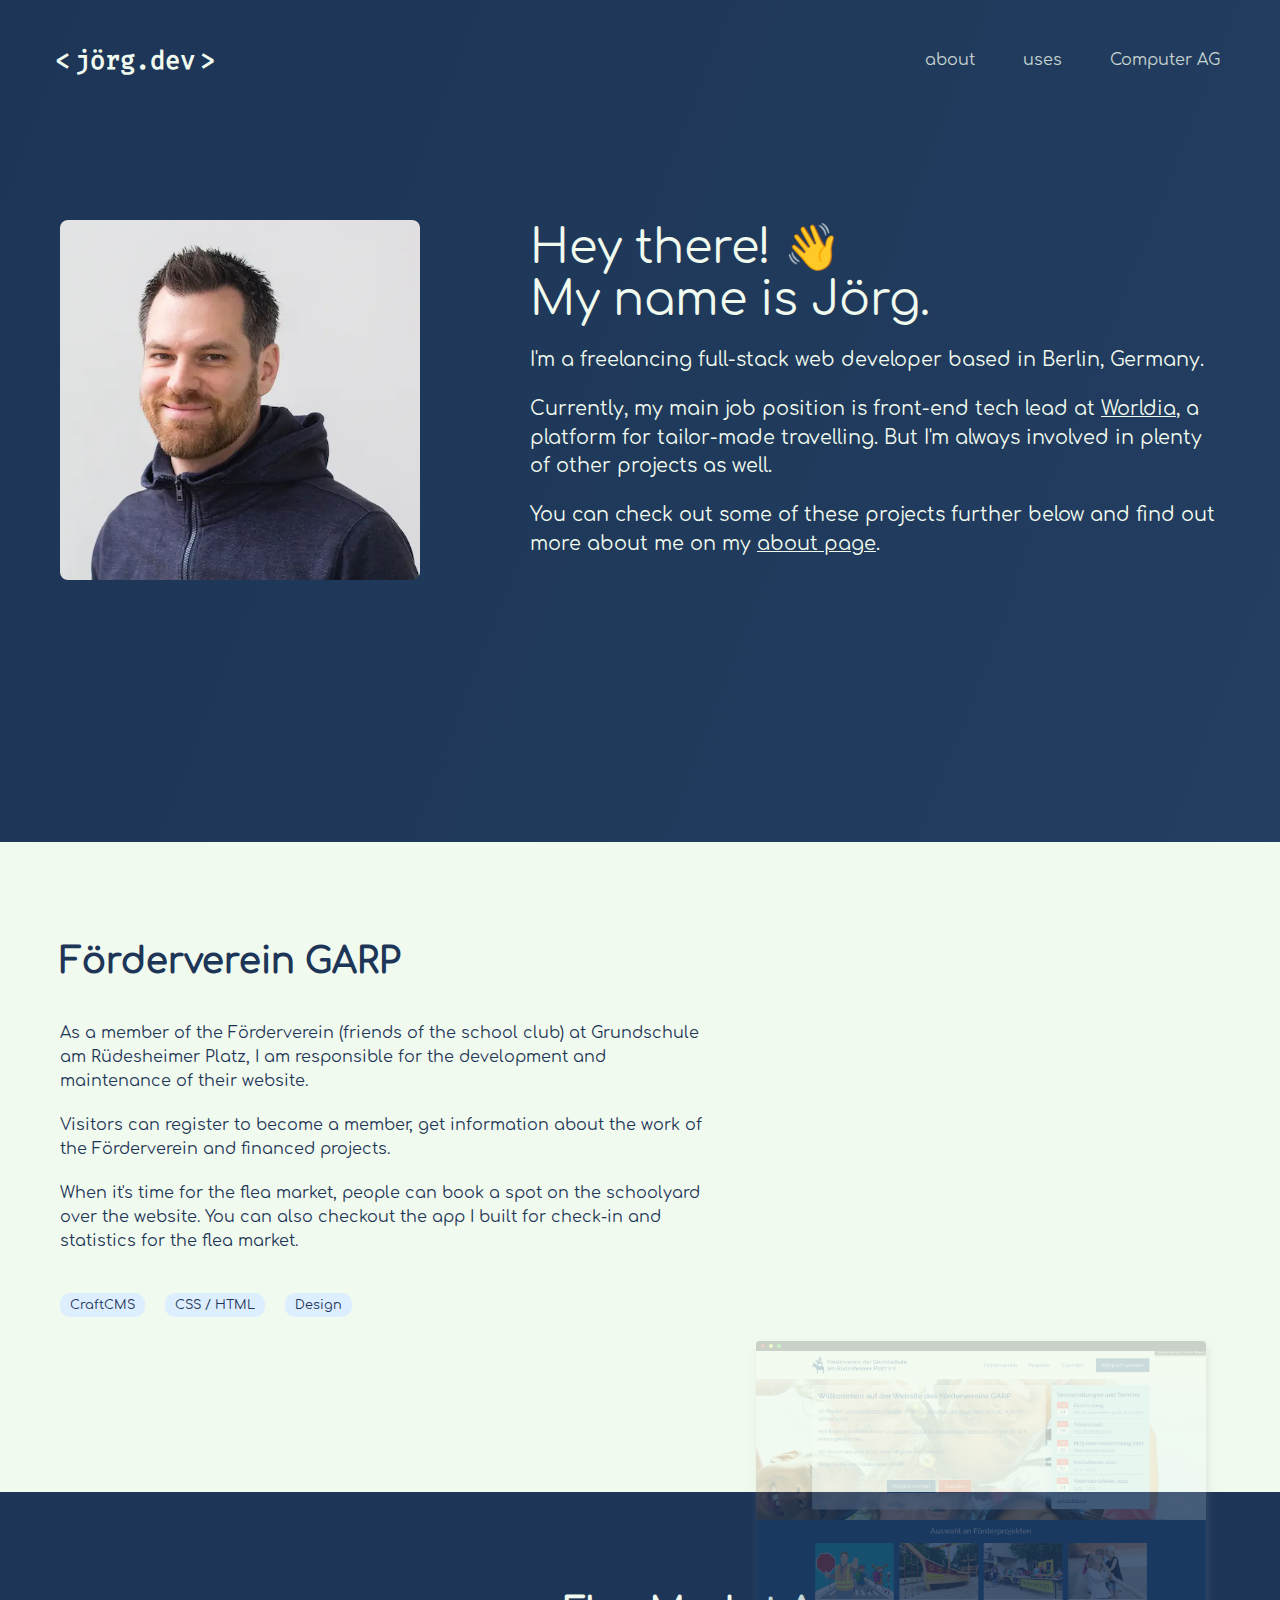
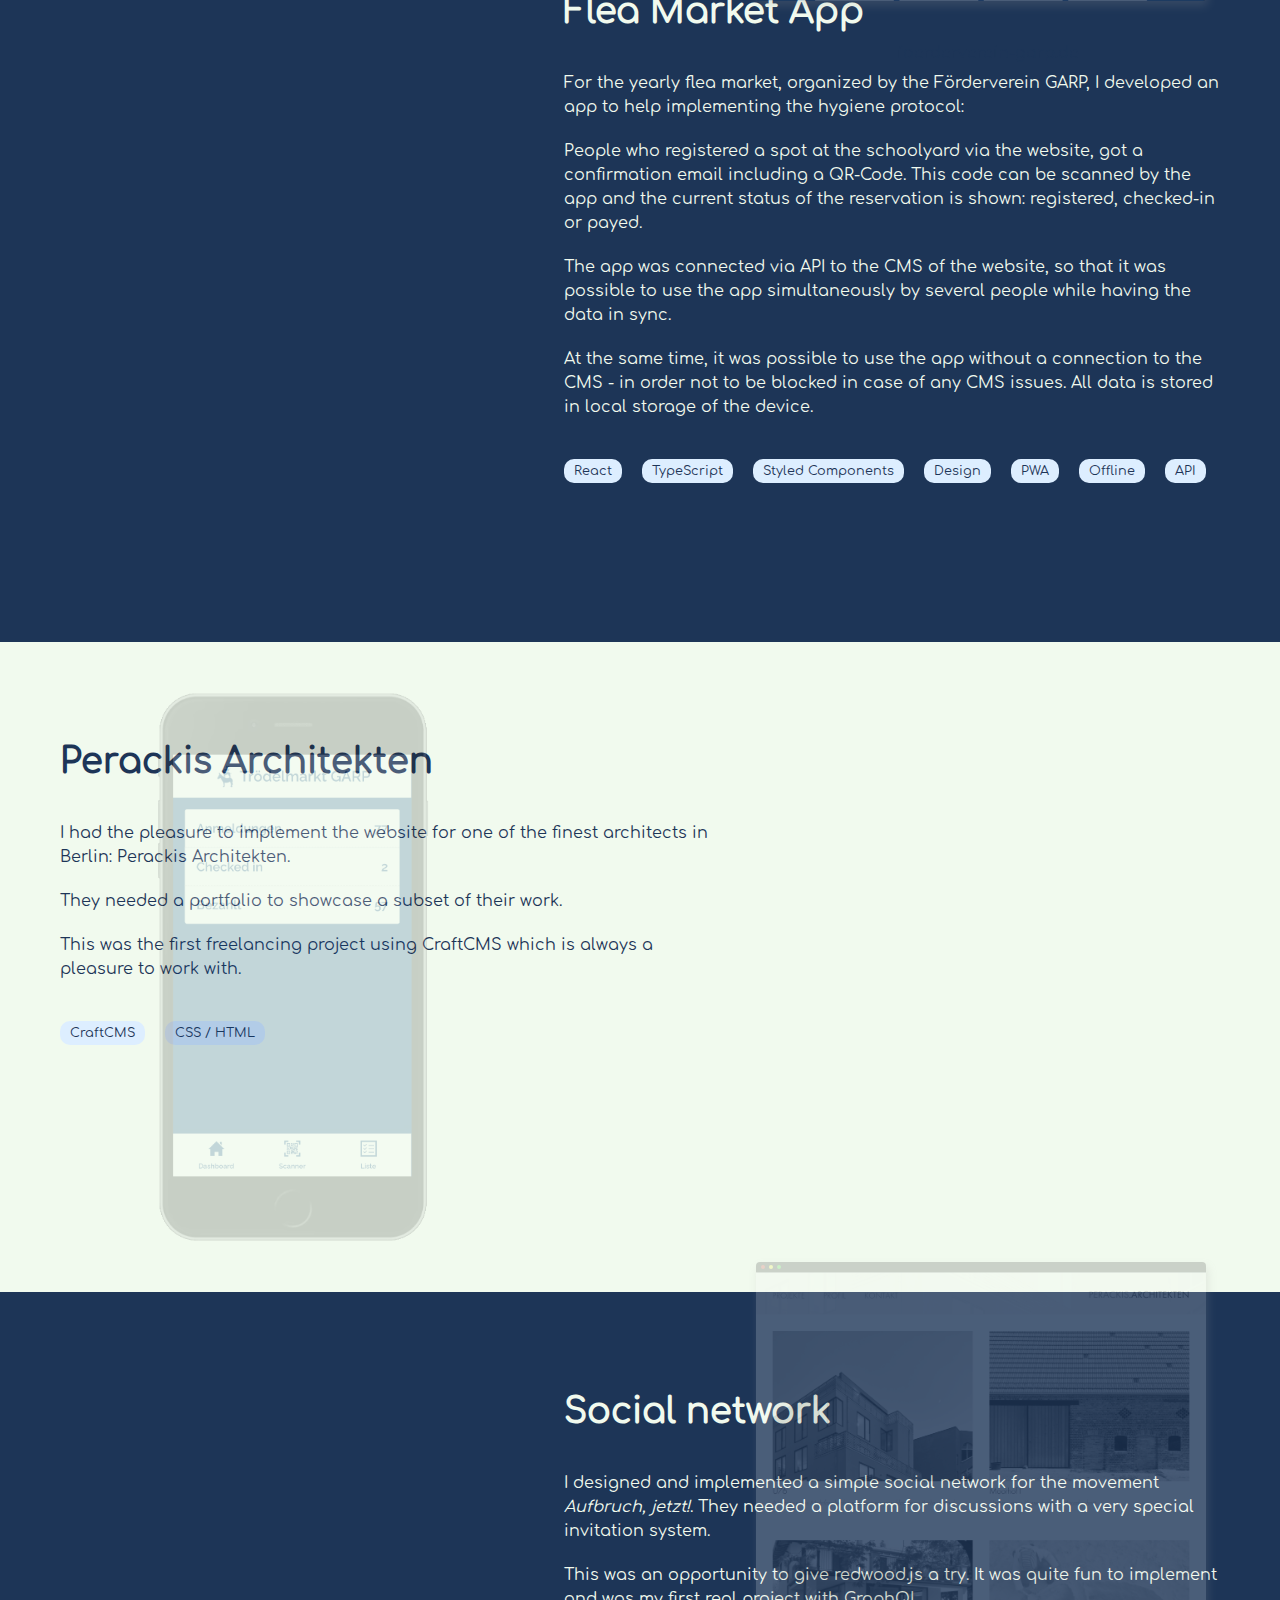
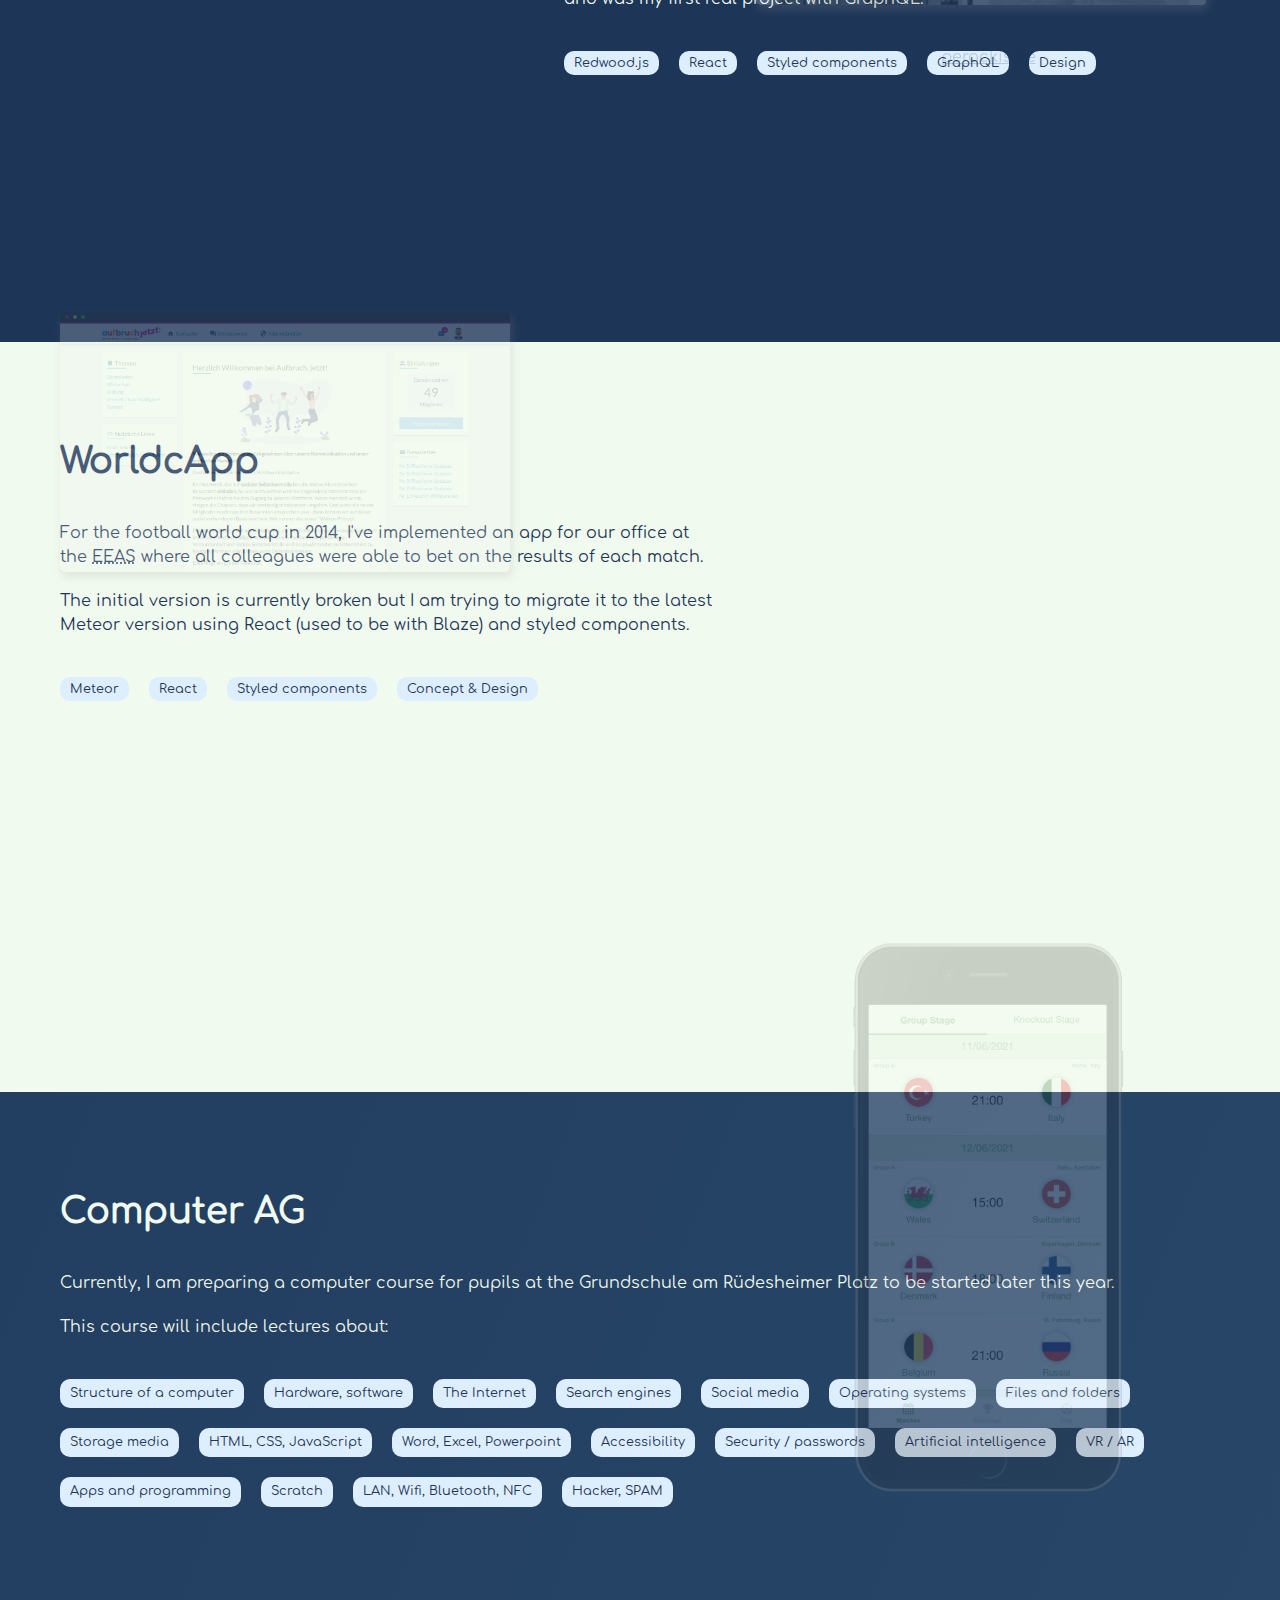
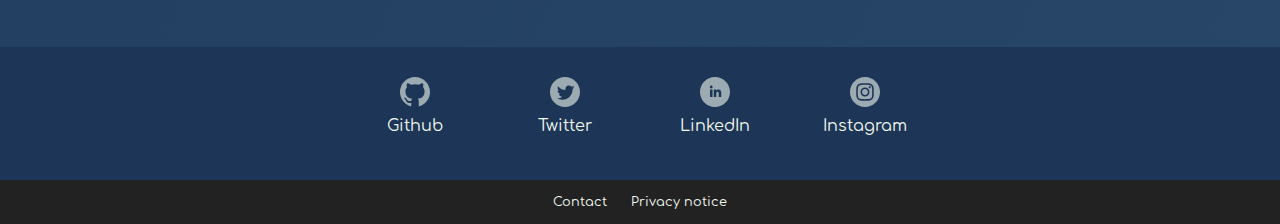
<file: index.html>
<!DOCTYPE html><html lang="en"><head><title>Jörg.dev</title><meta charSet="utf-8"/><meta name="description" content="Freelancing web developer based in Berlin"/><meta name="viewport" content="width=device-width, initial-scale=1.0, minimum-scale=1.0"/><meta http-equiv="X-UA-Compatible" content="ie=edge"/><link rel="icon" href="/images/jorg-192.webp"/><link rel="apple-touch-icon" href="/images/jorg.webp"/><meta name="theme-color" content="#1d3557"/><style data-href="/styles.b46d25d0432ff77bdacd.css" data-identity="gatsby-global-css">@font-face{font-display:swap;font-family:Comfortaa;font-style:normal;font-weight:400;src:url(/static/comfortaa-cyrillic-ext-400-normal-c4ebc934c2d9438257e52c7c7e593a43.woff2) format("woff2"),url(/static/comfortaa-all-400-normal-2e320d8ffe7bf8178e902ba4662d54f7.woff) format("woff");unicode-range:U+0460-052f,U+1c80-1c88,U+20b4,U+2de0-2dff,U+a640-a69f,U+fe2e-fe2f}@font-face{font-display:swap;font-family:Comfortaa;font-style:normal;font-weight:400;src:url(/static/comfortaa-cyrillic-400-normal-dd7cad3aff3ff0e6469b74e98578cbb1.woff2) format("woff2"),url(/static/comfortaa-all-400-normal-2e320d8ffe7bf8178e902ba4662d54f7.woff) format("woff");unicode-range:U+0400-045f,U+0490-0491,U+04b0-04b1,U+2116}@font-face{font-display:swap;font-family:Comfortaa;font-style:normal;font-weight:400;src:url([data-uri]) format("woff2"),url(/static/comfortaa-all-400-normal-2e320d8ffe7bf8178e902ba4662d54f7.woff) format("woff");unicode-range:U+0370-03ff}@font-face{font-display:swap;font-family:Comfortaa;font-style:normal;font-weight:400;src:url([data-uri]) format("woff2"),url(/static/comfortaa-all-400-normal-2e320d8ffe7bf8178e902ba4662d54f7.woff) format("woff");unicode-range:U+0102-0103,U+0110-0111,U+0128-0129,U+0168-0169,U+01a0-01a1,U+01af-01b0,U+1ea0-1ef9,U+20ab}@font-face{font-display:swap;font-family:Comfortaa;font-style:normal;font-weight:400;src:url(/static/comfortaa-latin-ext-400-normal-6d31af9484d641232bd5bfefb834431d.woff2) format("woff2"),url(/static/comfortaa-all-400-normal-2e320d8ffe7bf8178e902ba4662d54f7.woff) format("woff");unicode-range:U+0100-024f,U+0259,U+1e??,U+2020,U+20a0-20ab,U+20ad-20cf,U+2113,U+2c60-2c7f,U+a720-a7ff}@font-face{font-display:swap;font-family:Comfortaa;font-style:normal;font-weight:400;src:url(/static/comfortaa-latin-400-normal-10d0757ad3de00eea8ebc91ef2b1c189.woff2) format("woff2"),url(/static/comfortaa-all-400-normal-2e320d8ffe7bf8178e902ba4662d54f7.woff) format("woff");unicode-range:U+00??,U+0131,U+0152-0153,U+02bb-02bc,U+02c6,U+02da,U+02dc,U+2000-206f,U+2074,U+20ac,U+2122,U+2191,U+2193,U+2212,U+2215,U+feff,U+fffd}@font-face{font-display:swap;font-family:Fira Code;font-style:normal;font-weight:400;src:url(/static/fira-code-cyrillic-ext-400-normal-539ecfcb436d641b720744e6c03eb5c5.woff2) format("woff2"),url(/static/fira-code-all-400-normal-8cf6b181e3c4ff70578ca065ccd229be.woff) format("woff");unicode-range:U+0460-052f,U+1c80-1c88,U+20b4,U+2de0-2dff,U+a640-a69f,U+fe2e-fe2f}@font-face{font-display:swap;font-family:Fira Code;font-style:normal;font-weight:400;src:url([data-uri]) format("woff2"),url(/static/fira-code-all-400-normal-8cf6b181e3c4ff70578ca065ccd229be.woff) format("woff");unicode-range:U+0400-045f,U+0490-0491,U+04b0-04b1,U+2116}@font-face{font-display:swap;font-family:Fira Code;font-style:normal;font-weight:400;src:url([data-uri]) format("woff2"),url(/static/fira-code-all-400-normal-8cf6b181e3c4ff70578ca065ccd229be.woff) format("woff");unicode-range:U+1f??}@font-face{font-display:swap;font-family:Fira Code;font-style:normal;font-weight:400;src:url([data-uri]) format("woff2"),url(/static/fira-code-all-400-normal-8cf6b181e3c4ff70578ca065ccd229be.woff) format("woff");unicode-range:U+0370-03ff}@font-face{font-display:swap;font-family:Fira Code;font-style:normal;font-weight:400;src:url([data-uri]) format("woff2"),url(/static/fira-code-all-400-normal-8cf6b181e3c4ff70578ca065ccd229be.woff) format("woff");unicode-range:U+0100-024f,U+0259,U+1e??,U+2020,U+20a0-20ab,U+20ad-20cf,U+2113,U+2c60-2c7f,U+a720-a7ff}@font-face{font-display:swap;font-family:Fira Code;font-style:normal;font-weight:400;src:url(/static/fira-code-latin-400-normal-535d9e43257ac4980ccc46d8daec0104.woff2) format("woff2"),url(/static/fira-code-all-400-normal-8cf6b181e3c4ff70578ca065ccd229be.woff) format("woff");unicode-range:U+00??,U+0131,U+0152-0153,U+02bb-02bc,U+02c6,U+02da,U+02dc,U+2000-206f,U+2074,U+20ac,U+2122,U+2191,U+2193,U+2212,U+2215,U+feff,U+fffd}</style><meta name="generator" content="Gatsby 3.8.1"/><style data-styled="" data-styled-version="5.3.0">:root{--color-background:#1d3557;--color-text:#f1faee;--color-secondary:#a8dadc;--color-ternary:#457b9d;--color-highlight:#e63946;--max-width:1200px;}/*!sc*/
*{font-family:'Comfortaa',Helvetica,Verdana,sans-serif;}/*!sc*/
body{background-color:var(--color-background);background:linear-gradient(111deg,var(--color-background),var(--color-ternary));background-size:400% 400%;-webkit-animation:backgroundAnimation 20s ease infinite;-webkit-animation:backgroundAnimation 20s ease infinite;animation:backgroundAnimation 20s ease infinite;color:var(--color-text);min-height:100vh;margin:0;padding:0;}/*!sc*/
h2{font-size:2.2rem;margin:0 0 40px;}/*!sc*/
p{line-height:1.5;margin:0 0 20px;}/*!sc*/
a{color:var(--color-text);}/*!sc*/
a:hover,a:focus{-webkit-text-decoration:none;text-decoration:none;}/*!sc*/
button,.btn{background-color:var(--color-highlight);border:0;border-radius:10px;color:var(--color-text);cursor:pointer;display:inline-block;font-size:1rem;opacity:.9;padding:15px;-webkit-text-decoration:none;text-decoration:none;text-align:center;-webkit-transition:.25s;transition:.25s;}/*!sc*/
button:disabled,.btn:disabled{background-color:#6c757d;cursor:not-allowed;}/*!sc*/
button:hover,.btn:hover,button:focus,.btn:focus{opacity:1;}/*!sc*/
@-webkit-keyframes backgroundAnimation{0%{background-position:0% 67%;}50%{background-position:100% 34%;}100%{background-position:0% 67%;}}/*!sc*/
@-webkit-keyframes backgroundAnimation{0%{background-position:0% 67%;}50%{background-position:100% 34%;}100%{background-position:0% 67%;}}/*!sc*/
@keyframes backgroundAnimation{0%{background-position:0% 67%;}50%{background-position:100% 34%;}100%{background-position:0% 67%;}}/*!sc*/
@-webkit-keyframes fadeIn{0%{opacity:.3;top:10px;}100%{opacity:1;top:0;}}/*!sc*/
@keyframes fadeIn{0%{opacity:.3;top:10px;}100%{opacity:1;top:0;}}/*!sc*/
data-styled.g1[id="sc-global-jLnNGv1"]{content:"sc-global-jLnNGv1,"}/*!sc*/
.eFfCLx{-webkit-align-items:center;-webkit-box-align:center;-ms-flex-align:center;align-items:center;display:-webkit-box;display:-webkit-flex;display:-ms-flexbox;display:flex;height:120px;-webkit-box-pack:justify;-webkit-justify-content:space-between;-ms-flex-pack:justify;justify-content:space-between;margin:0 auto;max-width:var(--max-width);padding:0 60px;}/*!sc*/
.eFfCLx #overlay-button,.eFfCLx input[type="checkbox"]{display:none;}/*!sc*/
.eFfCLx input[type="checkbox"]:checked ~ #overlay-button:hover span,.eFfCLx input[type="checkbox"]:checked ~ #overlay-button span{background:transparent;}/*!sc*/
.eFfCLx input[type="checkbox"]:checked ~ #overlay-button span:before{-webkit-transform:rotate(45deg) translate(7px,7px);-ms-transform:rotate(45deg) translate(7px,7px);transform:rotate(45deg) translate(7px,7px);opacity:1;}/*!sc*/
.eFfCLx input[type="checkbox"]:checked ~ #overlay-button span:after{-webkit-transform:rotate(-45deg) translate(7px,-7px);-ms-transform:rotate(-45deg) translate(7px,-7px);transform:rotate(-45deg) translate(7px,-7px);}/*!sc*/
.eFfCLx h1{-webkit-align-items:center;-webkit-box-align:center;-ms-flex-align:center;align-items:center;display:-webkit-box;display:-webkit-flex;display:-ms-flexbox;display:flex;font-family:"Fira Code";font-size:1.6rem;margin:0 6rem 0 0;}/*!sc*/
.eFfCLx h1 a{color:var(--color-text);font-family:inherit;-webkit-text-decoration:none;text-decoration:none;}/*!sc*/
.eFfCLx h1 a::before{content:"<";position:relative;right:5px;-webkit-transition:0.2s;transition:0.2s;}/*!sc*/
.eFfCLx h1 a::after{content:">";left:5px;position:relative;-webkit-transition:0.2s;transition:0.2s;}/*!sc*/
.eFfCLx h1 a:hover::before{right:2px;}/*!sc*/
.eFfCLx h1 a:hover::after{left:2px;}/*!sc*/
.eFfCLx ul{display:-webkit-box;display:-webkit-flex;display:-ms-flexbox;display:flex;margin:0;padding:0;}/*!sc*/
.eFfCLx li{list-style:none;}/*!sc*/
.eFfCLx li a{color:var(--color-text);display:block;margin-left:3rem;opacity:0.8;position:relative;-webkit-text-decoration:none;text-decoration:none;-webkit-transition:0.25s;transition:0.25s;}/*!sc*/
.eFfCLx li a::before{bottom:0;left:-7px;content:"<";opacity:0;position:absolute;-webkit-transition:0.25s;transition:0.25s;}/*!sc*/
.eFfCLx li a::after{bottom:0;content:">";opacity:0;position:absolute;right:-7px;-webkit-transition:0.25s;transition:0.25s;}/*!sc*/
.eFfCLx li a:hover,.eFfCLx li a:focus{opacity:1;}/*!sc*/
.eFfCLx li a:hover::before,.eFfCLx li a:focus::before{left:-14px;opacity:1;}/*!sc*/
.eFfCLx li a:hover::after,.eFfCLx li a:focus::after{right:-14px;opacity:1;}/*!sc*/
@media (max-width:900px){.eFfCLx{padding:0 20px;}}/*!sc*/
@media (max-width:800px){.eFfCLx{height:70px;}.eFfCLx #overlay-button{cursor:pointer;display:block;padding:26px 11px;position:absolute;right:10px;top:5px;-webkit-user-select:none;-moz-user-select:none;-ms-user-select:none;user-select:none;z-index:5;}.eFfCLx #overlay-button span{background-color:var(--color-text);border-radius:2px;display:block;height:4px;opacity:0.7;position:relative;-webkit-transition:all 0.15s ease-in-out;transition:all 0.15s ease-in-out;width:30px;}.eFfCLx #overlay-button span:before{top:-10px;visibility:visible;}.eFfCLx #overlay-button span:after{top:10px;}.eFfCLx #overlay-button span:before,.eFfCLx #overlay-button span:after{background-color:white;border-radius:2px;content:"";height:4px;position:absolute;-webkit-transition:all 0.15s ease-in-out;transition:all 0.15s ease-in-out;width:30px;}.eFfCLx #overlay-button:hover span,.eFfCLx #overlay-button:hover span:before,.eFfCLx #overlay-button:hover span:after{opacity:1;}.eFfCLx ul{background-color:var(--color-background);bottom:0;display:none;left:0;opacity:0;position:fixed;right:0;top:0;}.eFfCLx input[type="checkbox"]:checked ~ ul{display:-webkit-box;display:-webkit-flex;display:-ms-flexbox;display:flex;-webkit-flex-direction:column;-ms-flex-direction:column;flex-direction:column;-webkit-box-pack:center;-webkit-justify-content:center;-ms-flex-pack:center;justify-content:center;opacity:1;}.eFfCLx li a{-webkit-align-items:center;-webkit-box-align:center;-ms-flex-align:center;align-items:center;display:-webkit-box;display:-webkit-flex;display:-ms-flexbox;display:flex;font-size:32px;height:100%;-webkit-box-pack:center;-webkit-justify-content:center;-ms-flex-pack:center;justify-content:center;margin:30px 0;}.eFfCLx li a::before,.eFfCLx li a::after{display:none;}}/*!sc*/
data-styled.g2[id="MainLayout__MainNavigation-sc-oe2vyb-0"]{content:"eFfCLx,"}/*!sc*/
.gnthEB{min-height:80vh;}/*!sc*/
.gnthEB > section{margin:0 auto;padding:100px 60px;max-width:var(--max-width);}/*!sc*/
.gnthEB > section li{line-height:1.5;}/*!sc*/
.gnthEB .delete{opacity:0.7;-webkit-text-decoration:line-through;text-decoration:line-through;}/*!sc*/
@media (max-width:900px){.gnthEB > section{padding:50px 20px;}}/*!sc*/
data-styled.g3[id="MainLayout__MainWrapper-sc-oe2vyb-1"]{content:"gnthEB,"}/*!sc*/
.qeltQ{background-color:var(--color-background);margin-top:auto;}/*!sc*/
.qeltQ h2{font-size:1.2rem;text-align:center;}/*!sc*/
.qeltQ h2 a{-webkit-text-decoration:none;text-decoration:none;}/*!sc*/
.qeltQ h2 a:hover,.qeltQ h2 a:focus{-webkit-text-decoration:underline;text-decoration:underline;}/*!sc*/
.qeltQ > section{max-width:var(--max-width);margin:0 auto;padding:30px 60px;}/*!sc*/
.qeltQ > section:first-child{display:grid;}/*!sc*/
.qeltQ > section:first-child ul{list-style:none;padding:0;display:grid;grid-template-columns:2fr 2fr 2fr 2fr;margin:0 auto;max-width:600px;}/*!sc*/
.qeltQ > section:first-child li{display:grid;}/*!sc*/
.qeltQ > section:first-child li a{-webkit-align-items:center;-webkit-box-align:center;-ms-flex-align:center;align-items:center;display:-webkit-inline-box;display:-webkit-inline-flex;display:-ms-inline-flexbox;display:inline-flex;-webkit-flex-direction:column;-ms-flex-direction:column;flex-direction:column;margin-bottom:15px;position:relative;}/*!sc*/
.qeltQ > section:first-child li a span::before{bottom:-1px;content:"<";left:8px;opacity:0;position:absolute;-webkit-transition:0.25s;transition:0.25s;}/*!sc*/
.qeltQ > section:first-child li a span::after{bottom:-1px;content:">";right:-8px;opacity:0;position:absolute;-webkit-transition:0.25s;transition:0.25s;}/*!sc*/
.qeltQ > section:first-child li a:hover span::after{opacity:1;right:-15px;}/*!sc*/
.qeltQ > section:first-child li a:hover span::before{left:-15px;opacity:1;}/*!sc*/
.qeltQ > section:first-child li a span{display:-webkit-box;display:-webkit-flex;display:-ms-flexbox;display:flex;margin-top:10px;position:relative;}/*!sc*/
.qeltQ > section:last-child{background-color:#222;font-size:0.8rem;padding:15px;position:relative;text-align:center;white-space:nowrap;}/*!sc*/
.qeltQ > section:last-child a::before{content:"<";margin-right:5px;opacity:0;position:relative;right:-5px;-webkit-transition:0.25s;transition:0.25s;}/*!sc*/
.qeltQ > section:last-child a::after{content:">";margin-left:5px;opacity:0;position:relative;left:-5px;-webkit-transition:0.25s;transition:0.25s;}/*!sc*/
.qeltQ > section:last-child a:hover::before,.qeltQ > section:last-child a:focus::before{opacity:1;right:0;}/*!sc*/
.qeltQ > section:last-child a:hover::after,.qeltQ > section:last-child a:focus::after{opacity:1;left:0;}/*!sc*/
.qeltQ a{-webkit-text-decoration:none;text-decoration:none;}/*!sc*/
.qeltQ a svg{fill:var(--color-text);opacity:0.6;-webkit-transition:0.25s;transition:0.25s;}/*!sc*/
.qeltQ a:hover svg,.qeltQ a:focus svg{opacity:1;}/*!sc*/
@media (min-width:900px){.qeltQ > section:last-child{padding:15px 360px;}}/*!sc*/
@media (max-width:800px){.qeltQ > section:first-child{grid:none;padding:20px;}}/*!sc*/
data-styled.g4[id="MainLayout__MainFooter-sc-oe2vyb-2"]{content:"qeltQ,"}/*!sc*/
.eeZVwg{display:grid;grid-template-columns:360px auto;grid-column-gap:110px;min-height:58vh;}/*!sc*/
.eeZVwg img{border-radius:8px;height:auto;width:360px;}/*!sc*/
.eeZVwg h1{font-weight:normal;font-size:46px;margin:0 0 20px;}/*!sc*/
.eeZVwg p{font-size:1.2rem;}/*!sc*/
@media (max-width:800px){.eeZVwg{grid-template-columns:auto;grid-column-gap:30px;}.eeZVwg img{margin-bottom:30px;width:100%;}}/*!sc*/
data-styled.g17[id="pages__Hello-sc-140j0yd-0"]{content:"eeZVwg,"}/*!sc*/
.ciDhOC{display:-webkit-box;display:-webkit-flex;display:-ms-flexbox;display:flex;-webkit-flex-flow:wrap;-ms-flex-flow:wrap;flex-flow:wrap;gap:20px;list-style:none;margin:40px 0;max-width:var(--max-width);padding:0;}/*!sc*/
.ciDhOC li{background-color:#def;border-radius:10px;color:var(--color-background);font-size:0.8rem;padding:5px 10px;}/*!sc*/
data-styled.g18[id="pages__Tags-sc-140j0yd-1"]{content:"ciDhOC,"}/*!sc*/
.iUpNr{background-color:var(--color-text);color:var(--color-background);min-height:50vh;padding:100px 60px;}/*!sc*/
.iUpNr a{color:var(--color-background);}/*!sc*/
.iUpNr h2{margin:0 auto 40px;max-width:var(--max-width);}/*!sc*/
.iUpNr > section{display:grid;gap:40px;grid-template-columns:auto 40%;margin:0 auto;max-width:var(--max-width);}/*!sc*/
.iUpNr > section aside{position:relative;text-align:center;}/*!sc*/
.iUpNr .mobile{max-height:550px;-webkit-transition:0.25s;transition:0.25s;}/*!sc*/
.iUpNr .mobile img{max-height:550px;}/*!sc*/
.iUpNr .website{background-color:#333;border-radius:4px;box-shadow:2px 5px 10px #999;line-height:0;margin-top:20px;max-width:max(450px,40%);padding:10px 0 0;position:relative;}/*!sc*/
.iUpNr .website div{background-color:#c33;border-radius:50%;height:4px;left:5px;position:absolute;top:3px;width:4px;}/*!sc*/
.iUpNr .website div::after,.iUpNr .website div::before{background-color:#ee3;border-radius:50%;content:"";display:block;height:4px;left:8px;padding:0;position:relative;top:0;width:4px;}/*!sc*/
.iUpNr .website div::after{background-color:#3c3;left:16px;top:-4px;}/*!sc*/
.iUpNr .website img{border-bottom-left-radius:4px;border-bottom-right-radius:4px;max-width:100%;}/*!sc*/
.iUpNr .url{margin-top:40px;margin-bottom:0;}/*!sc*/
@media (max-width:800px){.iUpNr > section{grid-template-columns:auto;grid-column-gap:30px;}}/*!sc*/
.kQVquI{background-color:var(--color-text);color:var(--color-background);min-height:50vh;padding:100px 60px;background-color:var(--color-background);color:var(--color-text);}/*!sc*/
.kQVquI a{color:var(--color-background);}/*!sc*/
.kQVquI h2{margin:0 auto 40px;max-width:var(--max-width);}/*!sc*/
.kQVquI > section{display:grid;gap:40px;grid-template-columns:auto 40%;margin:0 auto;max-width:var(--max-width);}/*!sc*/
.kQVquI > section aside{position:relative;text-align:center;}/*!sc*/
.kQVquI .mobile{max-height:550px;-webkit-transition:0.25s;transition:0.25s;}/*!sc*/
.kQVquI .mobile img{max-height:550px;}/*!sc*/
.kQVquI .website{background-color:#333;border-radius:4px;box-shadow:2px 5px 10px #999;line-height:0;margin-top:20px;max-width:max(450px,40%);padding:10px 0 0;position:relative;}/*!sc*/
.kQVquI .website div{background-color:#c33;border-radius:50%;height:4px;left:5px;position:absolute;top:3px;width:4px;}/*!sc*/
.kQVquI .website div::after,.kQVquI .website div::before{background-color:#ee3;border-radius:50%;content:"";display:block;height:4px;left:8px;padding:0;position:relative;top:0;width:4px;}/*!sc*/
.kQVquI .website div::after{background-color:#3c3;left:16px;top:-4px;}/*!sc*/
.kQVquI .website img{border-bottom-left-radius:4px;border-bottom-right-radius:4px;max-width:100%;}/*!sc*/
.kQVquI .url{margin-top:40px;margin-bottom:0;}/*!sc*/
.kQVquI .pages__Tags-sc-140j0yd-1 li{color:var(--color-background);}/*!sc*/
.kQVquI > section{grid-template-columns:40% auto;}/*!sc*/
.kQVquI aside{grid-row:1;}/*!sc*/
@media (max-width:800px){.kQVquI > section{grid-template-columns:auto;grid-column-gap:30px;}}/*!sc*/
data-styled.g19[id="pages__ProjectSection-sc-140j0yd-2"]{content:"iUpNr,kQVquI,"}/*!sc*/
</style><title data-react-helmet="true">Jörg.dev</title><link rel="manifest" href="/manifest.webmanifest" crossorigin="anonymous"/><meta name="theme-color" content="#1d3557"/><link rel="apple-touch-icon" sizes="192x192" href="/src/images/jorg192.webp"/><link rel="apple-touch-icon" sizes="512x512" href="/src/image/jorg.webp"/><link rel="apple-touch-icon" sizes="512x512" href="/src/image/jorg.png"/><link as="script" rel="preload" href="/webpack-runtime-413356275ddab307df5c.js"/><link as="script" rel="preload" href="/framework-6c480ce1ccc3e017629d.js"/><link as="script" rel="preload" href="/app-b0b2a5f71405d9bffcd8.js"/><link as="script" rel="preload" href="/b6072d74c1b7d5694886f2b5bb66a6b6bb6a7df4-1028b07cd8b2b4a06adb.js"/><link as="script" rel="preload" href="/4e29b3c1044f091454532221b4cacdac14bda2e8-42e444cc855b4abbc4be.js"/><link as="script" rel="preload" href="/component---src-pages-index-tsx-dc3c0da3f8ff8024f071.js"/><link as="fetch" rel="preload" href="/page-data/index/page-data.json" crossorigin="anonymous"/><link as="fetch" rel="preload" href="/page-data/app-data.json" crossorigin="anonymous"/></head><body><div id="___gatsby"><div style="outline:none" tabindex="-1" id="gatsby-focus-wrapper"><nav class="MainLayout__MainNavigation-sc-oe2vyb-0 eFfCLx"><h1><a aria-current="page" class="" href="/">jörg.dev</a></h1><input type="checkbox" id="overlay-input"/><label for="overlay-input" id="overlay-button"><span></span></label><ul><li><a href="/about">about</a></li><li><a href="/uses">uses</a></li><li><a href="https://computer-ag.netlify.app/">Computer AG</a></li></ul></nav><main class="MainLayout__MainWrapper-sc-oe2vyb-1 gnthEB"><section class="pages__Hello-sc-140j0yd-0 eeZVwg"><picture><img src="/static/jorg-29ca016ac01ed3bc37aa690f6827d3f5.webp" width="360" height="360" alt="Jörg Lauenroth"/></picture><div><h1>Hey there!<!-- --> <span role="img" aria-label="wave emoji">👋</span><br/>My name is Jörg.</h1><p>I&#x27;m a freelancing full-stack web developer based in Berlin, Germany.</p><p>Currently, my main job position is front-end tech lead at<!-- --> <a href="https://www.worldia.com">Worldia</a>, a platform for tailor-made travelling. But I&#x27;m always involved in plenty of other projects as well.</p><p>You can check out some of these projects further below and find out more about me on my <a href="/about">about page</a>.</p></div></section><div class="pages__ProjectSection-sc-140j0yd-2 iUpNr"><h2>Förderverein GARP</h2><section><div><p>As a member of the Förderverein (friends of the school club) at Grundschule am Rüdesheimer Platz, I am responsible for the development and maintenance of their website.</p><p>Visitors can register to become a member, get information about the work of the Förderverein and financed projects.</p><p>When it&#x27;s time for the flea market, people can book a spot on the schoolyard over the website. You can also checkout the app I built for check-in and statistics for the flea market.</p><ul class="pages__Tags-sc-140j0yd-1 ciDhOC"><li>CraftCMS</li><li>CSS / HTML</li><li>Design</li></ul></div><aside style="perspective:500px;opacity:0.2;transform:translateY(300px) translateZ(0)"><div class="website"><div></div><a href="https://foerderverein-garp.de/"><img src="/images/projects/foerderverein.png" alt="Website Förderverein GARP"/></a></div><p class="url"><a href="https://foerderverein-garp.de/">foerderverein-garp.de</a></p></aside></section></div><div class="pages__ProjectSection-sc-140j0yd-2 kQVquI"><section><div><h2>Flea Market App</h2><p>For the yearly flea market, organized by the Förderverein GARP, I developed an app to help implementing the hygiene protocol:</p><p>People who registered a spot at the schoolyard via the website, got a confirmation email including a QR-Code. This code can be scanned by the app and the current status of the reservation is shown: registered, checked-in or payed.</p><p>The app was connected via API to the CMS of the website, so that it was possible to use the app simultaneously by several people while having the data in sync.</p><p>At the same time, it was possible to use the app without a connection to the CMS - in order not to be blocked in case of any CMS issues. All data is stored in local storage of the device.</p><ul class="pages__Tags-sc-140j0yd-1 ciDhOC"><li>React</li><li>TypeScript</li><li>Styled Components</li><li>Design</li><li>PWA</li><li>Offline</li><li>API</li></ul></div><aside><div class="mobile" style="perspective:500px;opacity:0.2;transform:translateY(700px) translateZ(0)"><img src="/images/projects/flea-market.png" alt="Flea market"/></div></aside></section></div><div class="pages__ProjectSection-sc-140j0yd-2 iUpNr"><section><div><h2>Perackis Architekten</h2><p>I had the pleasure to implement the website for one of the finest architects in Berlin: Perackis Architekten.</p><p>They needed a portfolio to showcase a subset of their work.</p><p>This was the first freelancing project using CraftCMS which is always a pleasure to work with.</p><ul class="pages__Tags-sc-140j0yd-1 ciDhOC"><li>CraftCMS</li><li>CSS / HTML</li></ul></div><aside style="perspective:500px;opacity:0.2;transform:translateY(500px) translateZ(0)"><div class="website"><div></div><a href="https://www.perackis.de/"><img src="/images/projects/perackis.png" alt="Perackis Architekten Website"/></a></div><p class="url"><a href="https://www.perackis.de/">perackis.de</a></p></aside></section></div><div class="pages__ProjectSection-sc-140j0yd-2 kQVquI"><section><div><h2>Social network</h2><p>I designed and implemented a simple social network for the movement <em>Aufbruch, jetzt!</em>. They needed a platform for discussions with a very special invitation system.</p><p>This was an opportunity to give redwood.js a try. It was quite fun to implement and was my first real project with GraphQL.</p><ul class="pages__Tags-sc-140j0yd-1 ciDhOC"><li>Redwood.js</li><li>React</li><li>Styled components</li><li>GraphQL</li><li>Design</li></ul></div><aside style="perspective:500px;opacity:0.2;transform:translateY(500px) translateZ(0)"><div class="website"><div></div><img src="/images/projects/aufbruch.png" alt="Aufbruch Website"/></div></aside></section></div><div class="pages__ProjectSection-sc-140j0yd-2 iUpNr"><section><div><h2>WorldcApp</h2><p>For the football world cup in 2014, I&#x27;ve implemented an app for our office at the<!-- --> <abbr title="European External Action Service">EEAS</abbr> where all colleagues were able to bet on the results of each match.</p><p>The initial version is currently broken but I am trying to migrate it to the latest Meteor version using React (used to be with Blaze) and styled components.</p><ul class="pages__Tags-sc-140j0yd-1 ciDhOC"><li>Meteor</li><li>React</li><li>Styled components</li><li>Concept &amp; Design</li></ul></div><aside><div class="mobile" style="perspective:500px;opacity:0.2;transform:translateY(500px) translateZ(0)"><div></div><img src="/images/projects/worldcapp.png" alt="WorldcApp app"/></div></aside></section></div><section><h2>Computer AG</h2><p>Currently, I am preparing a computer course for pupils at the Grundschule am Rüdesheimer Platz to be started later this year.</p><p>This course will include lectures about:</p><ul class="pages__Tags-sc-140j0yd-1 ciDhOC"><li>Structure of a computer</li><li>Hardware, software</li><li>The Internet</li><li>Search engines</li><li>Social media</li><li>Operating systems</li><li>Files and folders</li><li>Storage media</li><li>HTML, CSS, JavaScript</li><li>Word, Excel, Powerpoint</li><li>Accessibility</li><li>Security / passwords</li><li>Artificial intelligence</li><li>VR / AR</li><li>Apps and programming</li><li>Scratch</li><li>LAN, Wifi, Bluetooth, NFC</li><li>Hacker, SPAM</li></ul></section></main><footer class="MainLayout__MainFooter-sc-oe2vyb-2 qeltQ"><section><div><ul><li><a href="https://github.com/lauenroth"><svg xmlns="http://www.w3.org/2000/svg" width="30" height="30" viewBox="0 0 24 24"><path d="M12 0c-6.626 0-12 5.373-12 12 0 5.302 3.438 9.8 8.207 11.387.599.111.793-.261.793-.577v-2.234c-3.338.726-4.033-1.416-4.033-1.416-.546-1.387-1.333-1.756-1.333-1.756-1.089-.745.083-.729.083-.729 1.205.084 1.839 1.237 1.839 1.237 1.07 1.834 2.807 1.304 3.492.997.107-.775.418-1.305.762-1.604-2.665-.305-5.467-1.334-5.467-5.931 0-1.311.469-2.381 1.236-3.221-.124-.303-.535-1.524.117-3.176 0 0 1.008-.322 3.301 1.23.957-.266 1.983-.399 3.003-.404 1.02.005 2.047.138 3.006.404 2.291-1.552 3.297-1.23 3.297-1.23.653 1.653.242 2.874.118 3.176.77.84 1.235 1.911 1.235 3.221 0 4.609-2.807 5.624-5.479 5.921.43.372.823 1.102.823 2.222v3.293c0 .319.192.694.801.576 4.765-1.589 8.199-6.086 8.199-11.386 0-6.627-5.373-12-12-12z"></path></svg><span>Github</span></a></li><li><a href="https://twitter.com/lauenroth"><svg xmlns="http://www.w3.org/2000/svg" width="30" height="30" viewBox="0 0 24 24"><path d="M12 0c-6.627 0-12 5.373-12 12s5.373 12 12 12 12-5.373 12-12-5.373-12-12-12zm6.066 9.645c.183 4.04-2.83 8.544-8.164 8.544-1.622 0-3.131-.476-4.402-1.291 1.524.18 3.045-.244 4.252-1.189-1.256-.023-2.317-.854-2.684-1.995.451.086.895.061 1.298-.049-1.381-.278-2.335-1.522-2.304-2.853.388.215.83.344 1.301.359-1.279-.855-1.641-2.544-.889-3.835 1.416 1.738 3.533 2.881 5.92 3.001-.419-1.796.944-3.527 2.799-3.527.825 0 1.572.349 2.096.907.654-.128 1.27-.368 1.824-.697-.215.671-.67 1.233-1.263 1.589.581-.07 1.135-.224 1.649-.453-.384.578-.87 1.084-1.433 1.489z"></path></svg><span>Twitter</span></a></li><li><a href="https://de.linkedin.com/in/joerglauenroth"><svg xmlns="http://www.w3.org/2000/svg" width="30" height="30" viewBox="0 0 24 24"><path d="M12 0c-6.627 0-12 5.373-12 12s5.373 12 12 12 12-5.373 12-12-5.373-12-12-12zm-2 16h-2v-6h2v6zm-1-6.891c-.607 0-1.1-.496-1.1-1.109 0-.612.492-1.109 1.1-1.109s1.1.497 1.1 1.109c0 .613-.493 1.109-1.1 1.109zm8 6.891h-1.998v-2.861c0-1.881-2.002-1.722-2.002 0v2.861h-2v-6h2v1.093c.872-1.616 4-1.736 4 1.548v3.359z"></path></svg><span>LinkedIn</span></a></li><li><a href="https://www.instagram.com/lauenroth/"><svg xmlns="http://www.w3.org/2000/svg" width="30" height="30" viewBox="0 0 24 24"><path d="M14.829 6.302c-.738-.034-.96-.04-2.829-.04s-2.09.007-2.828.04c-1.899.087-2.783.986-2.87 2.87-.033.738-.041.959-.041 2.828s.008 2.09.041 2.829c.087 1.879.967 2.783 2.87 2.87.737.033.959.041 2.828.041 1.87 0 2.091-.007 2.829-.041 1.899-.086 2.782-.988 2.87-2.87.033-.738.04-.96.04-2.829s-.007-2.09-.04-2.828c-.088-1.883-.973-2.783-2.87-2.87zm-2.829 9.293c-1.985 0-3.595-1.609-3.595-3.595 0-1.985 1.61-3.594 3.595-3.594s3.595 1.609 3.595 3.594c0 1.985-1.61 3.595-3.595 3.595zm3.737-6.491c-.464 0-.84-.376-.84-.84 0-.464.376-.84.84-.84.464 0 .84.376.84.84 0 .463-.376.84-.84.84zm-1.404 2.896c0 1.289-1.045 2.333-2.333 2.333s-2.333-1.044-2.333-2.333c0-1.289 1.045-2.333 2.333-2.333s2.333 1.044 2.333 2.333zm-2.333-12c-6.627 0-12 5.373-12 12s5.373 12 12 12 12-5.373 12-12-5.373-12-12-12zm6.958 14.886c-.115 2.545-1.532 3.955-4.071 4.072-.747.034-.986.042-2.887.042s-2.139-.008-2.886-.042c-2.544-.117-3.955-1.529-4.072-4.072-.034-.746-.042-.985-.042-2.886 0-1.901.008-2.139.042-2.886.117-2.544 1.529-3.955 4.072-4.071.747-.035.985-.043 2.886-.043s2.14.008 2.887.043c2.545.117 3.957 1.532 4.071 4.071.034.747.042.985.042 2.886 0 1.901-.008 2.14-.042 2.886z"></path></svg><span>Instagram</span></a></li></ul></div></section><section><a href="/contact">Contact</a><a href="/privacy-notice">Privacy notice</a></section></footer></div><div id="gatsby-announcer" style="position:absolute;top:0;width:1px;height:1px;padding:0;overflow:hidden;clip:rect(0, 0, 0, 0);white-space:nowrap;border:0" aria-live="assertive" aria-atomic="true"></div></div><script id="gatsby-script-loader">/*<![CDATA[*/window.pagePath="/";/*]]>*/</script><script id="gatsby-chunk-mapping">/*<![CDATA[*/window.___chunkMapping={"polyfill":["/polyfill-832962edc39683cd2b69.js"],"app":["/app-b0b2a5f71405d9bffcd8.js"],"component---cache-caches-gatsby-plugin-offline-app-shell-js":["/component---cache-caches-gatsby-plugin-offline-app-shell-js-b5c5e98488572b7323ed.js"],"component---src-pages-404-tsx":["/component---src-pages-404-tsx-5f02ddb6f90175350c5c.js"],"component---src-pages-about-tsx":["/component---src-pages-about-tsx-838d2a61af38d7ca8b64.js"],"component---src-pages-ag-anmeldung-tsx":["/component---src-pages-ag-anmeldung-tsx-8fc2abcd0ae31251d543.js"],"component---src-pages-ag-index-tsx":["/component---src-pages-ag-index-tsx-24690154d47d1cd1a4f7.js"],"component---src-pages-blog-code-editor-for-github-tsx":["/component---src-pages-blog-code-editor-for-github-tsx-e38ebe4c5330505e56dc.js"],"component---src-pages-blog-tsx":["/component---src-pages-blog-tsx-1f36477e33d2c16a49e6.js"],"component---src-pages-contact-tsx":["/component---src-pages-contact-tsx-bcc07a120006fedede3a.js"],"component---src-pages-index-tsx":["/component---src-pages-index-tsx-dc3c0da3f8ff8024f071.js"],"component---src-pages-privacy-notice-tsx":["/component---src-pages-privacy-notice-tsx-1571249e7e81fddd912e.js"],"component---src-pages-projects-tsx":["/component---src-pages-projects-tsx-2d69ce4edd6390a508b0.js"],"component---src-pages-uses-tsx":["/component---src-pages-uses-tsx-c3e63a3aea4470849a47.js"]};/*]]>*/</script><script src="/polyfill-832962edc39683cd2b69.js" nomodule=""></script><script src="/component---src-pages-index-tsx-dc3c0da3f8ff8024f071.js" async=""></script><script src="/4e29b3c1044f091454532221b4cacdac14bda2e8-42e444cc855b4abbc4be.js" async=""></script><script src="/b6072d74c1b7d5694886f2b5bb66a6b6bb6a7df4-1028b07cd8b2b4a06adb.js" async=""></script><script src="/app-b0b2a5f71405d9bffcd8.js" async=""></script><script src="/framework-6c480ce1ccc3e017629d.js" async=""></script><script src="/webpack-runtime-413356275ddab307df5c.js" async=""></script></body></html>
</file>
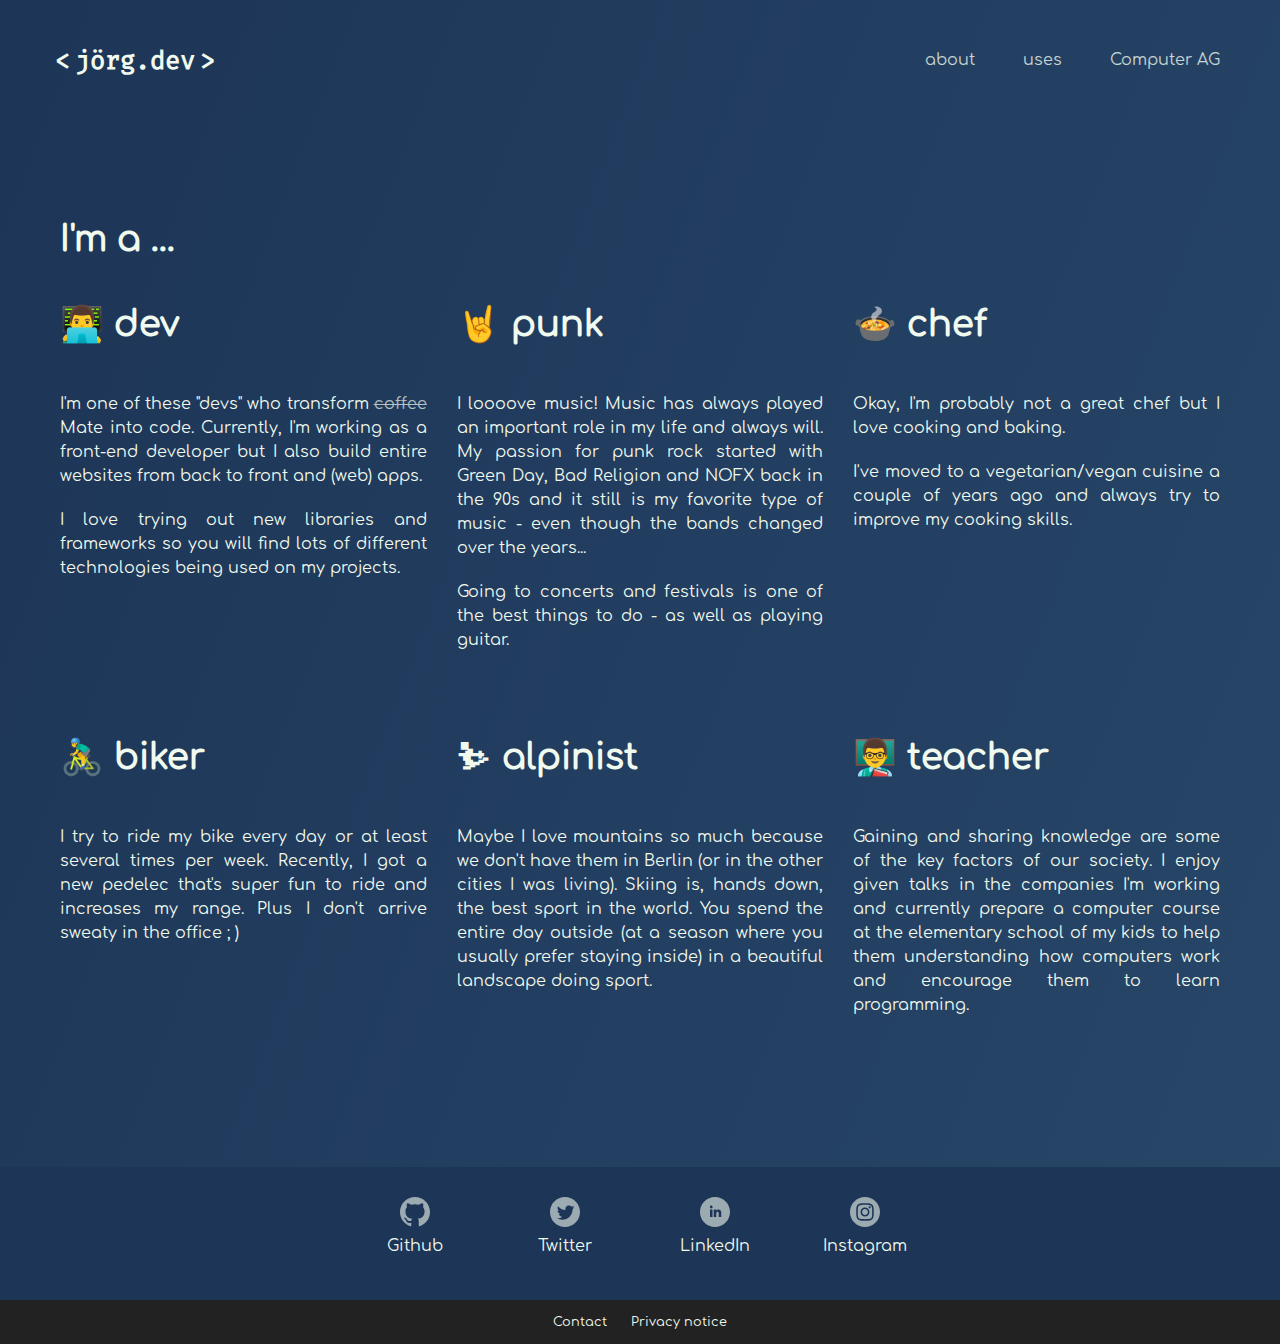
<file: about/index.html>
<!DOCTYPE html><html lang="en"><head><title>Jörg.dev</title><meta charSet="utf-8"/><meta name="description" content="Freelancing web developer based in Berlin"/><meta name="viewport" content="width=device-width, initial-scale=1.0, minimum-scale=1.0"/><meta http-equiv="X-UA-Compatible" content="ie=edge"/><link rel="icon" href="/images/jorg-192.webp"/><link rel="apple-touch-icon" href="/images/jorg.webp"/><meta name="theme-color" content="#1d3557"/><style data-href="/styles.b46d25d0432ff77bdacd.css" data-identity="gatsby-global-css">@font-face{font-display:swap;font-family:Comfortaa;font-style:normal;font-weight:400;src:url(/static/comfortaa-cyrillic-ext-400-normal-c4ebc934c2d9438257e52c7c7e593a43.woff2) format("woff2"),url(/static/comfortaa-all-400-normal-2e320d8ffe7bf8178e902ba4662d54f7.woff) format("woff");unicode-range:U+0460-052f,U+1c80-1c88,U+20b4,U+2de0-2dff,U+a640-a69f,U+fe2e-fe2f}@font-face{font-display:swap;font-family:Comfortaa;font-style:normal;font-weight:400;src:url(/static/comfortaa-cyrillic-400-normal-dd7cad3aff3ff0e6469b74e98578cbb1.woff2) format("woff2"),url(/static/comfortaa-all-400-normal-2e320d8ffe7bf8178e902ba4662d54f7.woff) format("woff");unicode-range:U+0400-045f,U+0490-0491,U+04b0-04b1,U+2116}@font-face{font-display:swap;font-family:Comfortaa;font-style:normal;font-weight:400;src:url([data-uri]) format("woff2"),url(/static/comfortaa-all-400-normal-2e320d8ffe7bf8178e902ba4662d54f7.woff) format("woff");unicode-range:U+0370-03ff}@font-face{font-display:swap;font-family:Comfortaa;font-style:normal;font-weight:400;src:url([data-uri]) format("woff2"),url(/static/comfortaa-all-400-normal-2e320d8ffe7bf8178e902ba4662d54f7.woff) format("woff");unicode-range:U+0102-0103,U+0110-0111,U+0128-0129,U+0168-0169,U+01a0-01a1,U+01af-01b0,U+1ea0-1ef9,U+20ab}@font-face{font-display:swap;font-family:Comfortaa;font-style:normal;font-weight:400;src:url(/static/comfortaa-latin-ext-400-normal-6d31af9484d641232bd5bfefb834431d.woff2) format("woff2"),url(/static/comfortaa-all-400-normal-2e320d8ffe7bf8178e902ba4662d54f7.woff) format("woff");unicode-range:U+0100-024f,U+0259,U+1e??,U+2020,U+20a0-20ab,U+20ad-20cf,U+2113,U+2c60-2c7f,U+a720-a7ff}@font-face{font-display:swap;font-family:Comfortaa;font-style:normal;font-weight:400;src:url(/static/comfortaa-latin-400-normal-10d0757ad3de00eea8ebc91ef2b1c189.woff2) format("woff2"),url(/static/comfortaa-all-400-normal-2e320d8ffe7bf8178e902ba4662d54f7.woff) format("woff");unicode-range:U+00??,U+0131,U+0152-0153,U+02bb-02bc,U+02c6,U+02da,U+02dc,U+2000-206f,U+2074,U+20ac,U+2122,U+2191,U+2193,U+2212,U+2215,U+feff,U+fffd}@font-face{font-display:swap;font-family:Fira Code;font-style:normal;font-weight:400;src:url(/static/fira-code-cyrillic-ext-400-normal-539ecfcb436d641b720744e6c03eb5c5.woff2) format("woff2"),url(/static/fira-code-all-400-normal-8cf6b181e3c4ff70578ca065ccd229be.woff) format("woff");unicode-range:U+0460-052f,U+1c80-1c88,U+20b4,U+2de0-2dff,U+a640-a69f,U+fe2e-fe2f}@font-face{font-display:swap;font-family:Fira Code;font-style:normal;font-weight:400;src:url([data-uri]) format("woff2"),url(/static/fira-code-all-400-normal-8cf6b181e3c4ff70578ca065ccd229be.woff) format("woff");unicode-range:U+0400-045f,U+0490-0491,U+04b0-04b1,U+2116}@font-face{font-display:swap;font-family:Fira Code;font-style:normal;font-weight:400;src:url([data-uri]) format("woff2"),url(/static/fira-code-all-400-normal-8cf6b181e3c4ff70578ca065ccd229be.woff) format("woff");unicode-range:U+1f??}@font-face{font-display:swap;font-family:Fira Code;font-style:normal;font-weight:400;src:url([data-uri]) format("woff2"),url(/static/fira-code-all-400-normal-8cf6b181e3c4ff70578ca065ccd229be.woff) format("woff");unicode-range:U+0370-03ff}@font-face{font-display:swap;font-family:Fira Code;font-style:normal;font-weight:400;src:url([data-uri]) format("woff2"),url(/static/fira-code-all-400-normal-8cf6b181e3c4ff70578ca065ccd229be.woff) format("woff");unicode-range:U+0100-024f,U+0259,U+1e??,U+2020,U+20a0-20ab,U+20ad-20cf,U+2113,U+2c60-2c7f,U+a720-a7ff}@font-face{font-display:swap;font-family:Fira Code;font-style:normal;font-weight:400;src:url(/static/fira-code-latin-400-normal-535d9e43257ac4980ccc46d8daec0104.woff2) format("woff2"),url(/static/fira-code-all-400-normal-8cf6b181e3c4ff70578ca065ccd229be.woff) format("woff");unicode-range:U+00??,U+0131,U+0152-0153,U+02bb-02bc,U+02c6,U+02da,U+02dc,U+2000-206f,U+2074,U+20ac,U+2122,U+2191,U+2193,U+2212,U+2215,U+feff,U+fffd}</style><meta name="generator" content="Gatsby 3.8.1"/><style data-styled="" data-styled-version="5.3.0">:root{--color-background:#1d3557;--color-text:#f1faee;--color-secondary:#a8dadc;--color-ternary:#457b9d;--color-highlight:#e63946;--max-width:1200px;}/*!sc*/
*{font-family:'Comfortaa',Helvetica,Verdana,sans-serif;}/*!sc*/
body{background-color:var(--color-background);background:linear-gradient(111deg,var(--color-background),var(--color-ternary));background-size:400% 400%;-webkit-animation:backgroundAnimation 20s ease infinite;-webkit-animation:backgroundAnimation 20s ease infinite;animation:backgroundAnimation 20s ease infinite;color:var(--color-text);min-height:100vh;margin:0;padding:0;}/*!sc*/
h2{font-size:2.2rem;margin:0 0 40px;}/*!sc*/
p{line-height:1.5;margin:0 0 20px;}/*!sc*/
a{color:var(--color-text);}/*!sc*/
a:hover,a:focus{-webkit-text-decoration:none;text-decoration:none;}/*!sc*/
button,.btn{background-color:var(--color-highlight);border:0;border-radius:10px;color:var(--color-text);cursor:pointer;display:inline-block;font-size:1rem;opacity:.9;padding:15px;-webkit-text-decoration:none;text-decoration:none;text-align:center;-webkit-transition:.25s;transition:.25s;}/*!sc*/
button:disabled,.btn:disabled{background-color:#6c757d;cursor:not-allowed;}/*!sc*/
button:hover,.btn:hover,button:focus,.btn:focus{opacity:1;}/*!sc*/
@-webkit-keyframes backgroundAnimation{0%{background-position:0% 67%;}50%{background-position:100% 34%;}100%{background-position:0% 67%;}}/*!sc*/
@-webkit-keyframes backgroundAnimation{0%{background-position:0% 67%;}50%{background-position:100% 34%;}100%{background-position:0% 67%;}}/*!sc*/
@keyframes backgroundAnimation{0%{background-position:0% 67%;}50%{background-position:100% 34%;}100%{background-position:0% 67%;}}/*!sc*/
@-webkit-keyframes fadeIn{0%{opacity:.3;top:10px;}100%{opacity:1;top:0;}}/*!sc*/
@keyframes fadeIn{0%{opacity:.3;top:10px;}100%{opacity:1;top:0;}}/*!sc*/
data-styled.g1[id="sc-global-jLnNGv1"]{content:"sc-global-jLnNGv1,"}/*!sc*/
.eFfCLx{-webkit-align-items:center;-webkit-box-align:center;-ms-flex-align:center;align-items:center;display:-webkit-box;display:-webkit-flex;display:-ms-flexbox;display:flex;height:120px;-webkit-box-pack:justify;-webkit-justify-content:space-between;-ms-flex-pack:justify;justify-content:space-between;margin:0 auto;max-width:var(--max-width);padding:0 60px;}/*!sc*/
.eFfCLx #overlay-button,.eFfCLx input[type="checkbox"]{display:none;}/*!sc*/
.eFfCLx input[type="checkbox"]:checked ~ #overlay-button:hover span,.eFfCLx input[type="checkbox"]:checked ~ #overlay-button span{background:transparent;}/*!sc*/
.eFfCLx input[type="checkbox"]:checked ~ #overlay-button span:before{-webkit-transform:rotate(45deg) translate(7px,7px);-ms-transform:rotate(45deg) translate(7px,7px);transform:rotate(45deg) translate(7px,7px);opacity:1;}/*!sc*/
.eFfCLx input[type="checkbox"]:checked ~ #overlay-button span:after{-webkit-transform:rotate(-45deg) translate(7px,-7px);-ms-transform:rotate(-45deg) translate(7px,-7px);transform:rotate(-45deg) translate(7px,-7px);}/*!sc*/
.eFfCLx h1{-webkit-align-items:center;-webkit-box-align:center;-ms-flex-align:center;align-items:center;display:-webkit-box;display:-webkit-flex;display:-ms-flexbox;display:flex;font-family:"Fira Code";font-size:1.6rem;margin:0 6rem 0 0;}/*!sc*/
.eFfCLx h1 a{color:var(--color-text);font-family:inherit;-webkit-text-decoration:none;text-decoration:none;}/*!sc*/
.eFfCLx h1 a::before{content:"<";position:relative;right:5px;-webkit-transition:0.2s;transition:0.2s;}/*!sc*/
.eFfCLx h1 a::after{content:">";left:5px;position:relative;-webkit-transition:0.2s;transition:0.2s;}/*!sc*/
.eFfCLx h1 a:hover::before{right:2px;}/*!sc*/
.eFfCLx h1 a:hover::after{left:2px;}/*!sc*/
.eFfCLx ul{display:-webkit-box;display:-webkit-flex;display:-ms-flexbox;display:flex;margin:0;padding:0;}/*!sc*/
.eFfCLx li{list-style:none;}/*!sc*/
.eFfCLx li a{color:var(--color-text);display:block;margin-left:3rem;opacity:0.8;position:relative;-webkit-text-decoration:none;text-decoration:none;-webkit-transition:0.25s;transition:0.25s;}/*!sc*/
.eFfCLx li a::before{bottom:0;left:-7px;content:"<";opacity:0;position:absolute;-webkit-transition:0.25s;transition:0.25s;}/*!sc*/
.eFfCLx li a::after{bottom:0;content:">";opacity:0;position:absolute;right:-7px;-webkit-transition:0.25s;transition:0.25s;}/*!sc*/
.eFfCLx li a:hover,.eFfCLx li a:focus{opacity:1;}/*!sc*/
.eFfCLx li a:hover::before,.eFfCLx li a:focus::before{left:-14px;opacity:1;}/*!sc*/
.eFfCLx li a:hover::after,.eFfCLx li a:focus::after{right:-14px;opacity:1;}/*!sc*/
@media (max-width:900px){.eFfCLx{padding:0 20px;}}/*!sc*/
@media (max-width:800px){.eFfCLx{height:70px;}.eFfCLx #overlay-button{cursor:pointer;display:block;padding:26px 11px;position:absolute;right:10px;top:5px;-webkit-user-select:none;-moz-user-select:none;-ms-user-select:none;user-select:none;z-index:5;}.eFfCLx #overlay-button span{background-color:var(--color-text);border-radius:2px;display:block;height:4px;opacity:0.7;position:relative;-webkit-transition:all 0.15s ease-in-out;transition:all 0.15s ease-in-out;width:30px;}.eFfCLx #overlay-button span:before{top:-10px;visibility:visible;}.eFfCLx #overlay-button span:after{top:10px;}.eFfCLx #overlay-button span:before,.eFfCLx #overlay-button span:after{background-color:white;border-radius:2px;content:"";height:4px;position:absolute;-webkit-transition:all 0.15s ease-in-out;transition:all 0.15s ease-in-out;width:30px;}.eFfCLx #overlay-button:hover span,.eFfCLx #overlay-button:hover span:before,.eFfCLx #overlay-button:hover span:after{opacity:1;}.eFfCLx ul{background-color:var(--color-background);bottom:0;display:none;left:0;opacity:0;position:fixed;right:0;top:0;}.eFfCLx input[type="checkbox"]:checked ~ ul{display:-webkit-box;display:-webkit-flex;display:-ms-flexbox;display:flex;-webkit-flex-direction:column;-ms-flex-direction:column;flex-direction:column;-webkit-box-pack:center;-webkit-justify-content:center;-ms-flex-pack:center;justify-content:center;opacity:1;}.eFfCLx li a{-webkit-align-items:center;-webkit-box-align:center;-ms-flex-align:center;align-items:center;display:-webkit-box;display:-webkit-flex;display:-ms-flexbox;display:flex;font-size:32px;height:100%;-webkit-box-pack:center;-webkit-justify-content:center;-ms-flex-pack:center;justify-content:center;margin:30px 0;}.eFfCLx li a::before,.eFfCLx li a::after{display:none;}}/*!sc*/
data-styled.g2[id="MainLayout__MainNavigation-sc-oe2vyb-0"]{content:"eFfCLx,"}/*!sc*/
.gnthEB{min-height:80vh;}/*!sc*/
.gnthEB > section{margin:0 auto;padding:100px 60px;max-width:var(--max-width);}/*!sc*/
.gnthEB > section li{line-height:1.5;}/*!sc*/
.gnthEB .delete{opacity:0.7;-webkit-text-decoration:line-through;text-decoration:line-through;}/*!sc*/
@media (max-width:900px){.gnthEB > section{padding:50px 20px;}}/*!sc*/
data-styled.g3[id="MainLayout__MainWrapper-sc-oe2vyb-1"]{content:"gnthEB,"}/*!sc*/
.qeltQ{background-color:var(--color-background);margin-top:auto;}/*!sc*/
.qeltQ h2{font-size:1.2rem;text-align:center;}/*!sc*/
.qeltQ h2 a{-webkit-text-decoration:none;text-decoration:none;}/*!sc*/
.qeltQ h2 a:hover,.qeltQ h2 a:focus{-webkit-text-decoration:underline;text-decoration:underline;}/*!sc*/
.qeltQ > section{max-width:var(--max-width);margin:0 auto;padding:30px 60px;}/*!sc*/
.qeltQ > section:first-child{display:grid;}/*!sc*/
.qeltQ > section:first-child ul{list-style:none;padding:0;display:grid;grid-template-columns:2fr 2fr 2fr 2fr;margin:0 auto;max-width:600px;}/*!sc*/
.qeltQ > section:first-child li{display:grid;}/*!sc*/
.qeltQ > section:first-child li a{-webkit-align-items:center;-webkit-box-align:center;-ms-flex-align:center;align-items:center;display:-webkit-inline-box;display:-webkit-inline-flex;display:-ms-inline-flexbox;display:inline-flex;-webkit-flex-direction:column;-ms-flex-direction:column;flex-direction:column;margin-bottom:15px;position:relative;}/*!sc*/
.qeltQ > section:first-child li a span::before{bottom:-1px;content:"<";left:8px;opacity:0;position:absolute;-webkit-transition:0.25s;transition:0.25s;}/*!sc*/
.qeltQ > section:first-child li a span::after{bottom:-1px;content:">";right:-8px;opacity:0;position:absolute;-webkit-transition:0.25s;transition:0.25s;}/*!sc*/
.qeltQ > section:first-child li a:hover span::after{opacity:1;right:-15px;}/*!sc*/
.qeltQ > section:first-child li a:hover span::before{left:-15px;opacity:1;}/*!sc*/
.qeltQ > section:first-child li a span{display:-webkit-box;display:-webkit-flex;display:-ms-flexbox;display:flex;margin-top:10px;position:relative;}/*!sc*/
.qeltQ > section:last-child{background-color:#222;font-size:0.8rem;padding:15px;position:relative;text-align:center;white-space:nowrap;}/*!sc*/
.qeltQ > section:last-child a::before{content:"<";margin-right:5px;opacity:0;position:relative;right:-5px;-webkit-transition:0.25s;transition:0.25s;}/*!sc*/
.qeltQ > section:last-child a::after{content:">";margin-left:5px;opacity:0;position:relative;left:-5px;-webkit-transition:0.25s;transition:0.25s;}/*!sc*/
.qeltQ > section:last-child a:hover::before,.qeltQ > section:last-child a:focus::before{opacity:1;right:0;}/*!sc*/
.qeltQ > section:last-child a:hover::after,.qeltQ > section:last-child a:focus::after{opacity:1;left:0;}/*!sc*/
.qeltQ a{-webkit-text-decoration:none;text-decoration:none;}/*!sc*/
.qeltQ a svg{fill:var(--color-text);opacity:0.6;-webkit-transition:0.25s;transition:0.25s;}/*!sc*/
.qeltQ a:hover svg,.qeltQ a:focus svg{opacity:1;}/*!sc*/
@media (min-width:900px){.qeltQ > section:last-child{padding:15px 360px;}}/*!sc*/
@media (max-width:800px){.qeltQ > section:first-child{grid:none;padding:20px;}}/*!sc*/
data-styled.g4[id="MainLayout__MainFooter-sc-oe2vyb-2"]{content:"qeltQ,"}/*!sc*/
.bZWbcR > ul{display:grid;grid-template-columns:2fr 2fr 2fr;grid-gap:30px;list-style:none;margin:0;padding:0;}/*!sc*/
.bZWbcR > ul li{padding-bottom:30px;text-align:justify;}/*!sc*/
@media (max-width:800px){.bZWbcR > ul{grid-template-columns:2fr;}}/*!sc*/
data-styled.g7[id="about__AboutWrapper-sc-17a3x64-0"]{content:"bZWbcR,"}/*!sc*/
</style><title data-react-helmet="true">Jörg.dev | about</title><link rel="manifest" href="/manifest.webmanifest" crossorigin="anonymous"/><meta name="theme-color" content="#1d3557"/><link rel="apple-touch-icon" sizes="192x192" href="/src/images/jorg192.webp"/><link rel="apple-touch-icon" sizes="512x512" href="/src/image/jorg.webp"/><link rel="apple-touch-icon" sizes="512x512" href="/src/image/jorg.png"/><link as="script" rel="preload" href="/webpack-runtime-413356275ddab307df5c.js"/><link as="script" rel="preload" href="/framework-6c480ce1ccc3e017629d.js"/><link as="script" rel="preload" href="/app-b0b2a5f71405d9bffcd8.js"/><link as="script" rel="preload" href="/b6072d74c1b7d5694886f2b5bb66a6b6bb6a7df4-1028b07cd8b2b4a06adb.js"/><link as="script" rel="preload" href="/4e29b3c1044f091454532221b4cacdac14bda2e8-42e444cc855b4abbc4be.js"/><link as="script" rel="preload" href="/component---src-pages-about-tsx-838d2a61af38d7ca8b64.js"/><link as="fetch" rel="preload" href="/page-data/about/page-data.json" crossorigin="anonymous"/><link as="fetch" rel="preload" href="/page-data/app-data.json" crossorigin="anonymous"/></head><body><div id="___gatsby"><div style="outline:none" tabindex="-1" id="gatsby-focus-wrapper"><nav class="MainLayout__MainNavigation-sc-oe2vyb-0 eFfCLx"><h1><a href="/">jörg.dev</a></h1><input type="checkbox" id="overlay-input"/><label for="overlay-input" id="overlay-button"><span></span></label><ul><li><a href="/about">about</a></li><li><a href="/uses">uses</a></li><li><a href="https://computer-ag.netlify.app/">Computer AG</a></li></ul></nav><main class="MainLayout__MainWrapper-sc-oe2vyb-1 gnthEB"><section class="about__AboutWrapper-sc-17a3x64-0 bZWbcR"><h2>I&#x27;m a ...</h2><ul><li><h2><span role="img" aria-label="nerd emoji">👨‍💻</span> <!-- -->dev</h2><p>I&#x27;m one of these &quot;devs&quot; who transform<!-- --> <span class="delete">coffee</span> Mate into code. Currently, I&#x27;m working as a front-end developer but I also build entire websites from back to front and (web) apps.</p><p>I love trying out new libraries and frameworks so you will find lots of different technologies being used on my projects.</p></li><li><h2><span role="img" aria-label="metal hand emoji">🤘</span> <!-- -->punk</h2><p>I loooove music! Music has always played an important role in my life and always will. My passion for punk rock started with Green Day, Bad Religion and NOFX back in the 90s and it still is my favorite type of music - even though the bands changed over the years...</p><p>Going to concerts and festivals is one of the best things to do - as well as playing guitar.</p></li><li><h2><span role="img" aria-label="food emoji">🍲</span> <!-- -->chef</h2><p>Okay, I&#x27;m probably not a great chef but I love cooking and baking.</p><p>I&#x27;ve moved to a vegetarian/vegan cuisine a couple of years ago and always try to improve my cooking skills.</p></li><li><h2><span role="img" aria-label="bike emoji">🚴‍♂️</span> <!-- -->biker</h2><p>I try to ride my bike every day or at least several times per week. Recently, I got a new pedelec that&#x27;s super fun to ride and increases my range. Plus I don&#x27;t arrive sweaty in the office ; )</p></li><li><h2><span role="img" aria-label="skiing emoji">⛷</span> <!-- -->alpinist</h2><p>Maybe I love mountains so much because we don&#x27;t have them in Berlin (or in the other cities I was living). Skiing is, hands down, the best sport in the world. You spend the entire day outside (at a season where you usually prefer staying inside) in a beautiful landscape doing sport.</p></li><li><h2><span role="img" aria-label="teacher emoji">👨‍🏫</span> <!-- -->teacher</h2><p>Gaining and sharing knowledge are some of the key factors of our society. I enjoy given talks in the companies I&#x27;m working and currently prepare a computer course at the elementary school of my kids to help them understanding how computers work and encourage them to learn programming.</p></li></ul></section></main><footer class="MainLayout__MainFooter-sc-oe2vyb-2 qeltQ"><section><div><ul><li><a href="https://github.com/lauenroth"><svg xmlns="http://www.w3.org/2000/svg" width="30" height="30" viewBox="0 0 24 24"><path d="M12 0c-6.626 0-12 5.373-12 12 0 5.302 3.438 9.8 8.207 11.387.599.111.793-.261.793-.577v-2.234c-3.338.726-4.033-1.416-4.033-1.416-.546-1.387-1.333-1.756-1.333-1.756-1.089-.745.083-.729.083-.729 1.205.084 1.839 1.237 1.839 1.237 1.07 1.834 2.807 1.304 3.492.997.107-.775.418-1.305.762-1.604-2.665-.305-5.467-1.334-5.467-5.931 0-1.311.469-2.381 1.236-3.221-.124-.303-.535-1.524.117-3.176 0 0 1.008-.322 3.301 1.23.957-.266 1.983-.399 3.003-.404 1.02.005 2.047.138 3.006.404 2.291-1.552 3.297-1.23 3.297-1.23.653 1.653.242 2.874.118 3.176.77.84 1.235 1.911 1.235 3.221 0 4.609-2.807 5.624-5.479 5.921.43.372.823 1.102.823 2.222v3.293c0 .319.192.694.801.576 4.765-1.589 8.199-6.086 8.199-11.386 0-6.627-5.373-12-12-12z"></path></svg><span>Github</span></a></li><li><a href="https://twitter.com/lauenroth"><svg xmlns="http://www.w3.org/2000/svg" width="30" height="30" viewBox="0 0 24 24"><path d="M12 0c-6.627 0-12 5.373-12 12s5.373 12 12 12 12-5.373 12-12-5.373-12-12-12zm6.066 9.645c.183 4.04-2.83 8.544-8.164 8.544-1.622 0-3.131-.476-4.402-1.291 1.524.18 3.045-.244 4.252-1.189-1.256-.023-2.317-.854-2.684-1.995.451.086.895.061 1.298-.049-1.381-.278-2.335-1.522-2.304-2.853.388.215.83.344 1.301.359-1.279-.855-1.641-2.544-.889-3.835 1.416 1.738 3.533 2.881 5.92 3.001-.419-1.796.944-3.527 2.799-3.527.825 0 1.572.349 2.096.907.654-.128 1.27-.368 1.824-.697-.215.671-.67 1.233-1.263 1.589.581-.07 1.135-.224 1.649-.453-.384.578-.87 1.084-1.433 1.489z"></path></svg><span>Twitter</span></a></li><li><a href="https://de.linkedin.com/in/joerglauenroth"><svg xmlns="http://www.w3.org/2000/svg" width="30" height="30" viewBox="0 0 24 24"><path d="M12 0c-6.627 0-12 5.373-12 12s5.373 12 12 12 12-5.373 12-12-5.373-12-12-12zm-2 16h-2v-6h2v6zm-1-6.891c-.607 0-1.1-.496-1.1-1.109 0-.612.492-1.109 1.1-1.109s1.1.497 1.1 1.109c0 .613-.493 1.109-1.1 1.109zm8 6.891h-1.998v-2.861c0-1.881-2.002-1.722-2.002 0v2.861h-2v-6h2v1.093c.872-1.616 4-1.736 4 1.548v3.359z"></path></svg><span>LinkedIn</span></a></li><li><a href="https://www.instagram.com/lauenroth/"><svg xmlns="http://www.w3.org/2000/svg" width="30" height="30" viewBox="0 0 24 24"><path d="M14.829 6.302c-.738-.034-.96-.04-2.829-.04s-2.09.007-2.828.04c-1.899.087-2.783.986-2.87 2.87-.033.738-.041.959-.041 2.828s.008 2.09.041 2.829c.087 1.879.967 2.783 2.87 2.87.737.033.959.041 2.828.041 1.87 0 2.091-.007 2.829-.041 1.899-.086 2.782-.988 2.87-2.87.033-.738.04-.96.04-2.829s-.007-2.09-.04-2.828c-.088-1.883-.973-2.783-2.87-2.87zm-2.829 9.293c-1.985 0-3.595-1.609-3.595-3.595 0-1.985 1.61-3.594 3.595-3.594s3.595 1.609 3.595 3.594c0 1.985-1.61 3.595-3.595 3.595zm3.737-6.491c-.464 0-.84-.376-.84-.84 0-.464.376-.84.84-.84.464 0 .84.376.84.84 0 .463-.376.84-.84.84zm-1.404 2.896c0 1.289-1.045 2.333-2.333 2.333s-2.333-1.044-2.333-2.333c0-1.289 1.045-2.333 2.333-2.333s2.333 1.044 2.333 2.333zm-2.333-12c-6.627 0-12 5.373-12 12s5.373 12 12 12 12-5.373 12-12-5.373-12-12-12zm6.958 14.886c-.115 2.545-1.532 3.955-4.071 4.072-.747.034-.986.042-2.887.042s-2.139-.008-2.886-.042c-2.544-.117-3.955-1.529-4.072-4.072-.034-.746-.042-.985-.042-2.886 0-1.901.008-2.139.042-2.886.117-2.544 1.529-3.955 4.072-4.071.747-.035.985-.043 2.886-.043s2.14.008 2.887.043c2.545.117 3.957 1.532 4.071 4.071.034.747.042.985.042 2.886 0 1.901-.008 2.14-.042 2.886z"></path></svg><span>Instagram</span></a></li></ul></div></section><section><a href="/contact">Contact</a><a href="/privacy-notice">Privacy notice</a></section></footer></div><div id="gatsby-announcer" style="position:absolute;top:0;width:1px;height:1px;padding:0;overflow:hidden;clip:rect(0, 0, 0, 0);white-space:nowrap;border:0" aria-live="assertive" aria-atomic="true"></div></div><script id="gatsby-script-loader">/*<![CDATA[*/window.pagePath="/about/";/*]]>*/</script><script id="gatsby-chunk-mapping">/*<![CDATA[*/window.___chunkMapping={"polyfill":["/polyfill-832962edc39683cd2b69.js"],"app":["/app-b0b2a5f71405d9bffcd8.js"],"component---cache-caches-gatsby-plugin-offline-app-shell-js":["/component---cache-caches-gatsby-plugin-offline-app-shell-js-b5c5e98488572b7323ed.js"],"component---src-pages-404-tsx":["/component---src-pages-404-tsx-5f02ddb6f90175350c5c.js"],"component---src-pages-about-tsx":["/component---src-pages-about-tsx-838d2a61af38d7ca8b64.js"],"component---src-pages-ag-anmeldung-tsx":["/component---src-pages-ag-anmeldung-tsx-8fc2abcd0ae31251d543.js"],"component---src-pages-ag-index-tsx":["/component---src-pages-ag-index-tsx-24690154d47d1cd1a4f7.js"],"component---src-pages-blog-code-editor-for-github-tsx":["/component---src-pages-blog-code-editor-for-github-tsx-e38ebe4c5330505e56dc.js"],"component---src-pages-blog-tsx":["/component---src-pages-blog-tsx-1f36477e33d2c16a49e6.js"],"component---src-pages-contact-tsx":["/component---src-pages-contact-tsx-bcc07a120006fedede3a.js"],"component---src-pages-index-tsx":["/component---src-pages-index-tsx-dc3c0da3f8ff8024f071.js"],"component---src-pages-privacy-notice-tsx":["/component---src-pages-privacy-notice-tsx-1571249e7e81fddd912e.js"],"component---src-pages-projects-tsx":["/component---src-pages-projects-tsx-2d69ce4edd6390a508b0.js"],"component---src-pages-uses-tsx":["/component---src-pages-uses-tsx-c3e63a3aea4470849a47.js"]};/*]]>*/</script><script src="/polyfill-832962edc39683cd2b69.js" nomodule=""></script><script src="/component---src-pages-about-tsx-838d2a61af38d7ca8b64.js" async=""></script><script src="/4e29b3c1044f091454532221b4cacdac14bda2e8-42e444cc855b4abbc4be.js" async=""></script><script src="/b6072d74c1b7d5694886f2b5bb66a6b6bb6a7df4-1028b07cd8b2b4a06adb.js" async=""></script><script src="/app-b0b2a5f71405d9bffcd8.js" async=""></script><script src="/framework-6c480ce1ccc3e017629d.js" async=""></script><script src="/webpack-runtime-413356275ddab307df5c.js" async=""></script></body></html>
</file>
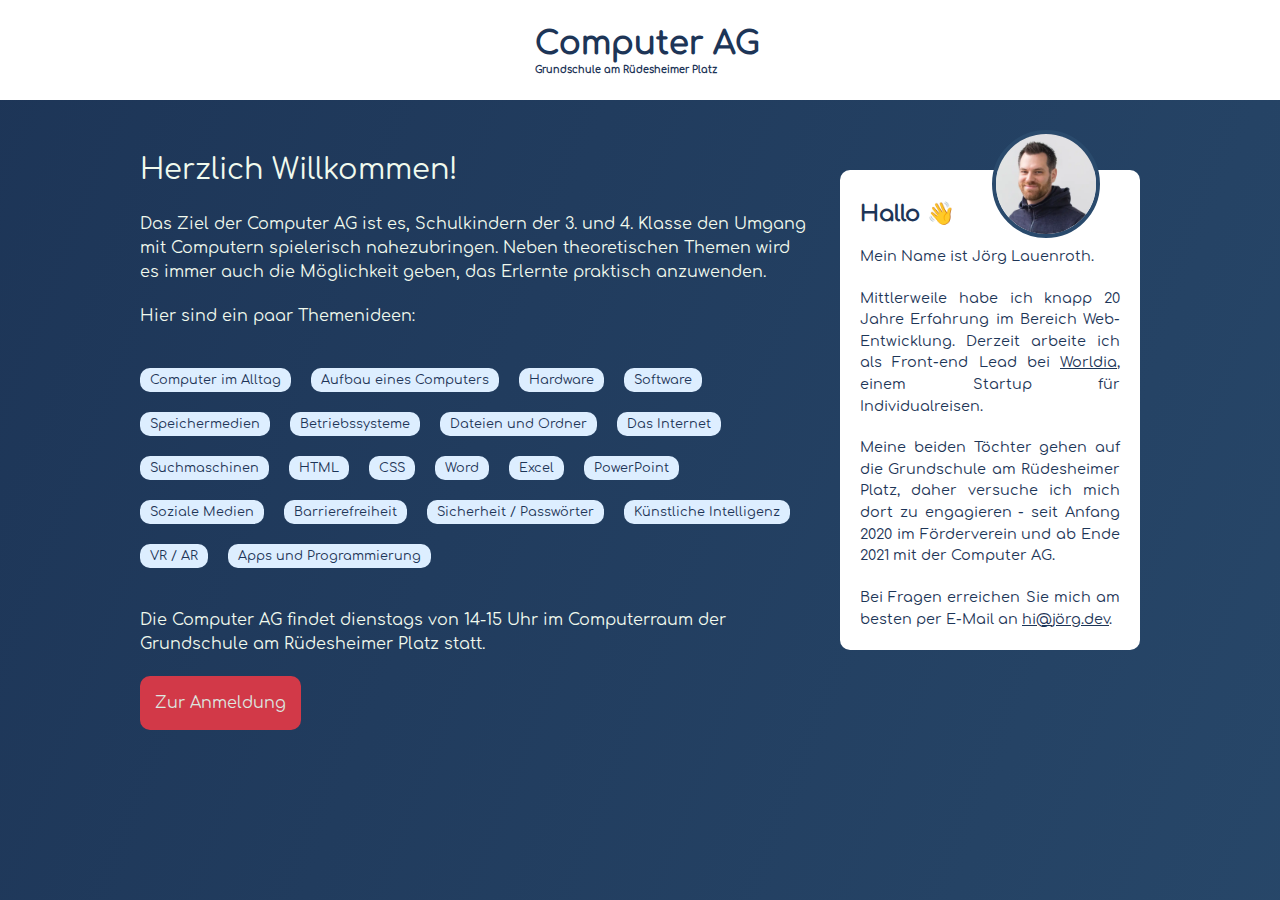
<file: ag/index.html>
<!DOCTYPE html><html lang="en"><head><title>Jörg.dev</title><meta charSet="utf-8"/><meta name="description" content="Freelancing web developer based in Berlin"/><meta name="viewport" content="width=device-width, initial-scale=1.0, minimum-scale=1.0"/><meta http-equiv="X-UA-Compatible" content="ie=edge"/><link rel="icon" href="/images/jorg-192.webp"/><link rel="apple-touch-icon" href="/images/jorg.webp"/><meta name="theme-color" content="#1d3557"/><style data-href="/styles.b46d25d0432ff77bdacd.css" data-identity="gatsby-global-css">@font-face{font-display:swap;font-family:Comfortaa;font-style:normal;font-weight:400;src:url(/static/comfortaa-cyrillic-ext-400-normal-c4ebc934c2d9438257e52c7c7e593a43.woff2) format("woff2"),url(/static/comfortaa-all-400-normal-2e320d8ffe7bf8178e902ba4662d54f7.woff) format("woff");unicode-range:U+0460-052f,U+1c80-1c88,U+20b4,U+2de0-2dff,U+a640-a69f,U+fe2e-fe2f}@font-face{font-display:swap;font-family:Comfortaa;font-style:normal;font-weight:400;src:url(/static/comfortaa-cyrillic-400-normal-dd7cad3aff3ff0e6469b74e98578cbb1.woff2) format("woff2"),url(/static/comfortaa-all-400-normal-2e320d8ffe7bf8178e902ba4662d54f7.woff) format("woff");unicode-range:U+0400-045f,U+0490-0491,U+04b0-04b1,U+2116}@font-face{font-display:swap;font-family:Comfortaa;font-style:normal;font-weight:400;src:url([data-uri]) format("woff2"),url(/static/comfortaa-all-400-normal-2e320d8ffe7bf8178e902ba4662d54f7.woff) format("woff");unicode-range:U+0370-03ff}@font-face{font-display:swap;font-family:Comfortaa;font-style:normal;font-weight:400;src:url([data-uri]) format("woff2"),url(/static/comfortaa-all-400-normal-2e320d8ffe7bf8178e902ba4662d54f7.woff) format("woff");unicode-range:U+0102-0103,U+0110-0111,U+0128-0129,U+0168-0169,U+01a0-01a1,U+01af-01b0,U+1ea0-1ef9,U+20ab}@font-face{font-display:swap;font-family:Comfortaa;font-style:normal;font-weight:400;src:url(/static/comfortaa-latin-ext-400-normal-6d31af9484d641232bd5bfefb834431d.woff2) format("woff2"),url(/static/comfortaa-all-400-normal-2e320d8ffe7bf8178e902ba4662d54f7.woff) format("woff");unicode-range:U+0100-024f,U+0259,U+1e??,U+2020,U+20a0-20ab,U+20ad-20cf,U+2113,U+2c60-2c7f,U+a720-a7ff}@font-face{font-display:swap;font-family:Comfortaa;font-style:normal;font-weight:400;src:url(/static/comfortaa-latin-400-normal-10d0757ad3de00eea8ebc91ef2b1c189.woff2) format("woff2"),url(/static/comfortaa-all-400-normal-2e320d8ffe7bf8178e902ba4662d54f7.woff) format("woff");unicode-range:U+00??,U+0131,U+0152-0153,U+02bb-02bc,U+02c6,U+02da,U+02dc,U+2000-206f,U+2074,U+20ac,U+2122,U+2191,U+2193,U+2212,U+2215,U+feff,U+fffd}@font-face{font-display:swap;font-family:Fira Code;font-style:normal;font-weight:400;src:url(/static/fira-code-cyrillic-ext-400-normal-539ecfcb436d641b720744e6c03eb5c5.woff2) format("woff2"),url(/static/fira-code-all-400-normal-8cf6b181e3c4ff70578ca065ccd229be.woff) format("woff");unicode-range:U+0460-052f,U+1c80-1c88,U+20b4,U+2de0-2dff,U+a640-a69f,U+fe2e-fe2f}@font-face{font-display:swap;font-family:Fira Code;font-style:normal;font-weight:400;src:url([data-uri]) format("woff2"),url(/static/fira-code-all-400-normal-8cf6b181e3c4ff70578ca065ccd229be.woff) format("woff");unicode-range:U+0400-045f,U+0490-0491,U+04b0-04b1,U+2116}@font-face{font-display:swap;font-family:Fira Code;font-style:normal;font-weight:400;src:url([data-uri]) format("woff2"),url(/static/fira-code-all-400-normal-8cf6b181e3c4ff70578ca065ccd229be.woff) format("woff");unicode-range:U+1f??}@font-face{font-display:swap;font-family:Fira Code;font-style:normal;font-weight:400;src:url([data-uri]) format("woff2"),url(/static/fira-code-all-400-normal-8cf6b181e3c4ff70578ca065ccd229be.woff) format("woff");unicode-range:U+0370-03ff}@font-face{font-display:swap;font-family:Fira Code;font-style:normal;font-weight:400;src:url([data-uri]) format("woff2"),url(/static/fira-code-all-400-normal-8cf6b181e3c4ff70578ca065ccd229be.woff) format("woff");unicode-range:U+0100-024f,U+0259,U+1e??,U+2020,U+20a0-20ab,U+20ad-20cf,U+2113,U+2c60-2c7f,U+a720-a7ff}@font-face{font-display:swap;font-family:Fira Code;font-style:normal;font-weight:400;src:url(/static/fira-code-latin-400-normal-535d9e43257ac4980ccc46d8daec0104.woff2) format("woff2"),url(/static/fira-code-all-400-normal-8cf6b181e3c4ff70578ca065ccd229be.woff) format("woff");unicode-range:U+00??,U+0131,U+0152-0153,U+02bb-02bc,U+02c6,U+02da,U+02dc,U+2000-206f,U+2074,U+20ac,U+2122,U+2191,U+2193,U+2212,U+2215,U+feff,U+fffd}</style><meta name="generator" content="Gatsby 3.8.1"/><style data-styled="" data-styled-version="5.3.0">:root{--color-background:#1d3557;--color-text:#f1faee;--color-secondary:#a8dadc;--color-ternary:#457b9d;--color-highlight:#e63946;--max-width:1200px;}/*!sc*/
*{font-family:'Comfortaa',Helvetica,Verdana,sans-serif;}/*!sc*/
body{background-color:var(--color-background);background:linear-gradient(111deg,var(--color-background),var(--color-ternary));background-size:400% 400%;-webkit-animation:backgroundAnimation 20s ease infinite;-webkit-animation:backgroundAnimation 20s ease infinite;animation:backgroundAnimation 20s ease infinite;color:var(--color-text);min-height:100vh;margin:0;padding:0;}/*!sc*/
h2{font-size:2.2rem;margin:0 0 40px;}/*!sc*/
p{line-height:1.5;margin:0 0 20px;}/*!sc*/
a{color:var(--color-text);}/*!sc*/
a:hover,a:focus{-webkit-text-decoration:none;text-decoration:none;}/*!sc*/
button,.btn{background-color:var(--color-highlight);border:0;border-radius:10px;color:var(--color-text);cursor:pointer;display:inline-block;font-size:1rem;opacity:.9;padding:15px;-webkit-text-decoration:none;text-decoration:none;text-align:center;-webkit-transition:.25s;transition:.25s;}/*!sc*/
button:disabled,.btn:disabled{background-color:#6c757d;cursor:not-allowed;}/*!sc*/
button:hover,.btn:hover,button:focus,.btn:focus{opacity:1;}/*!sc*/
@-webkit-keyframes backgroundAnimation{0%{background-position:0% 67%;}50%{background-position:100% 34%;}100%{background-position:0% 67%;}}/*!sc*/
@-webkit-keyframes backgroundAnimation{0%{background-position:0% 67%;}50%{background-position:100% 34%;}100%{background-position:0% 67%;}}/*!sc*/
@keyframes backgroundAnimation{0%{background-position:0% 67%;}50%{background-position:100% 34%;}100%{background-position:0% 67%;}}/*!sc*/
@-webkit-keyframes fadeIn{0%{opacity:.3;top:10px;}100%{opacity:1;top:0;}}/*!sc*/
@keyframes fadeIn{0%{opacity:.3;top:10px;}100%{opacity:1;top:0;}}/*!sc*/
data-styled.g1[id="sc-global-jLnNGv1"]{content:"sc-global-jLnNGv1,"}/*!sc*/
.fGNQIz > header{-webkit-align-items:center;-webkit-box-align:center;-ms-flex-align:center;align-items:center;background-color:#fff;color:var(--color-background);display:-webkit-box;display:-webkit-flex;display:-ms-flexbox;display:flex;-webkit-box-pack:center;-webkit-justify-content:center;-ms-flex-pack:center;justify-content:center;min-height:100px;}/*!sc*/
.fGNQIz > header h1{background:url(https://foerderverein-garp.de/images/logo.jpg) no-repeat left;background-size:30px;margin:0 0 0 -35px;padding:20px 0 20px 50px;}/*!sc*/
.fGNQIz > header h1 a{color:var(--color-background);-webkit-text-decoration:none;text-decoration:none;}/*!sc*/
.fGNQIz > header h1 span{display:block;font-size:0.6rem;padding-top:4px;}/*!sc*/
.fGNQIz main{-webkit-align-items:flex-start;-webkit-box-align:flex-start;-ms-flex-align:flex-start;align-items:flex-start;display:grid;gap:30px;grid-template-columns:auto 300px;margin:0 auto;max-width:1000px;padding:30px;}/*!sc*/
.fGNQIz main > section h1{font-size:1.8rem;font-weight:normal;line-height:1.5;}/*!sc*/
.fGNQIz main > aside{background-color:#fff;border-radius:10px;color:var(--color-background);display:grid;font-size:0.9rem;gap:20px;margin-top:40px;padding:30px 20px 20px;position:relative;text-align:justify;}/*!sc*/
.fGNQIz main > aside h3{font-size:1.4rem;margin:0;}/*!sc*/
.fGNQIz main > aside a{color:var(--color-background);}/*!sc*/
.fGNQIz main > aside p{margin:0;}/*!sc*/
@media (max-width:800px){.fGNQIz main{gap:20px;grid-template-columns:auto;padding:20px;}}/*!sc*/
@media (max-width:500px){.fGNQIz .btn{display:block;}}/*!sc*/
data-styled.g8[id="ComputerLayout__Wrapper-sc-rug6u2-0"]{content:"fGNQIz,"}/*!sc*/
.hYIYnv img{border:4px solid #2a4a6c;border-radius:50%;right:40px;position:absolute;top:-40px;}/*!sc*/
data-styled.g10[id="ag__Aside-sc-19b2nfk-0"]{content:"hYIYnv,"}/*!sc*/
.gGvebV{display:-webkit-box;display:-webkit-flex;display:-ms-flexbox;display:flex;-webkit-flex-flow:wrap;-ms-flex-flow:wrap;flex-flow:wrap;gap:20px;list-style:none;margin:40px 0;max-width:var(--max-width);padding:0;}/*!sc*/
.gGvebV li{background-color:#def;border-radius:10px;color:var(--color-background);font-size:0.8rem;padding:5px 10px;}/*!sc*/
data-styled.g11[id="ag__Tags-sc-19b2nfk-1"]{content:"gGvebV,"}/*!sc*/
</style><title data-react-helmet="true">Computer AG</title><link rel="manifest" href="/manifest.webmanifest" crossorigin="anonymous"/><meta name="theme-color" content="#1d3557"/><link rel="apple-touch-icon" sizes="192x192" href="/src/images/jorg192.webp"/><link rel="apple-touch-icon" sizes="512x512" href="/src/image/jorg.webp"/><link rel="apple-touch-icon" sizes="512x512" href="/src/image/jorg.png"/><link as="script" rel="preload" href="/webpack-runtime-413356275ddab307df5c.js"/><link as="script" rel="preload" href="/framework-6c480ce1ccc3e017629d.js"/><link as="script" rel="preload" href="/app-b0b2a5f71405d9bffcd8.js"/><link as="script" rel="preload" href="/b6072d74c1b7d5694886f2b5bb66a6b6bb6a7df4-1028b07cd8b2b4a06adb.js"/><link as="script" rel="preload" href="/4e29b3c1044f091454532221b4cacdac14bda2e8-42e444cc855b4abbc4be.js"/><link as="script" rel="preload" href="/component---src-pages-ag-index-tsx-24690154d47d1cd1a4f7.js"/><link as="fetch" rel="preload" href="/page-data/ag/page-data.json" crossorigin="anonymous"/><link as="fetch" rel="preload" href="/page-data/app-data.json" crossorigin="anonymous"/></head><body><div id="___gatsby"><div style="outline:none" tabindex="-1" id="gatsby-focus-wrapper"><section class="ComputerLayout__Wrapper-sc-rug6u2-0 fGNQIz"><header><h1><a href="/ag">Computer AG <span>Grundschule am Rüdesheimer Platz</span></a></h1></header><main><section><h1>Herzlich Willkommen!</h1><p>Das Ziel der Computer AG ist es, Schulkindern der 3. und 4. Klasse den Umgang mit Computern spielerisch nahezubringen. Neben theoretischen Themen wird es immer auch die Möglichkeit geben, das Erlernte praktisch anzuwenden.</p><p>Hier sind ein paar Themenideen:</p><ul class="ag__Tags-sc-19b2nfk-1 gGvebV"><li>Computer im Alltag</li><li>Aufbau eines Computers</li><li>Hardware</li><li>Software</li><li>Speichermedien</li><li>Betriebssysteme</li><li>Dateien und Ordner</li><li>Das Internet</li><li>Suchmaschinen</li><li>HTML</li><li>CSS</li><li>Word</li><li>Excel</li><li>PowerPoint</li><li>Soziale Medien</li><li>Barrierefreiheit</li><li>Sicherheit / Passwörter</li><li>Künstliche Intelligenz</li><li>VR / AR</li><li>Apps und Programmierung</li></ul><p>Die Computer AG findet dienstags von 14-15 Uhr im Computerraum der Grundschule am Rüdesheimer Platz statt.</p><p><a class="btn" href="/ag/anmeldung">Zur Anmeldung</a></p></section><aside class="ag__Aside-sc-19b2nfk-0 hYIYnv"><img src="/static/jorg-29ca016ac01ed3bc37aa690f6827d3f5.webp" width="100" height="100" alt="Jörg Lauenroth"/><h3>Hallo 👋</h3><p>Mein Name ist Jörg Lauenroth.</p><p>Mittlerweile habe ich knapp 20 Jahre Erfahrung im Bereich Web-Entwicklung. Derzeit arbeite ich als Front-end Lead bei<!-- --> <a href="https://www.worldia.com/">Worldia</a>, einem Startup für Individualreisen.</p><p>Meine beiden Töchter gehen auf die Grundschule am Rüdesheimer Platz, daher versuche ich mich dort zu engagieren - seit Anfang 2020 im Förderverein und ab Ende 2021 mit der Computer AG.</p><p>Bei Fragen erreichen Sie mich am besten per E-Mail an<!-- --> <a href="mailto:hi@jörg.dev">hi@jörg.dev</a>.</p></aside></main></section></div><div id="gatsby-announcer" style="position:absolute;top:0;width:1px;height:1px;padding:0;overflow:hidden;clip:rect(0, 0, 0, 0);white-space:nowrap;border:0" aria-live="assertive" aria-atomic="true"></div></div><script id="gatsby-script-loader">/*<![CDATA[*/window.pagePath="/ag/";/*]]>*/</script><script id="gatsby-chunk-mapping">/*<![CDATA[*/window.___chunkMapping={"polyfill":["/polyfill-832962edc39683cd2b69.js"],"app":["/app-b0b2a5f71405d9bffcd8.js"],"component---cache-caches-gatsby-plugin-offline-app-shell-js":["/component---cache-caches-gatsby-plugin-offline-app-shell-js-b5c5e98488572b7323ed.js"],"component---src-pages-404-tsx":["/component---src-pages-404-tsx-5f02ddb6f90175350c5c.js"],"component---src-pages-about-tsx":["/component---src-pages-about-tsx-838d2a61af38d7ca8b64.js"],"component---src-pages-ag-anmeldung-tsx":["/component---src-pages-ag-anmeldung-tsx-8fc2abcd0ae31251d543.js"],"component---src-pages-ag-index-tsx":["/component---src-pages-ag-index-tsx-24690154d47d1cd1a4f7.js"],"component---src-pages-blog-code-editor-for-github-tsx":["/component---src-pages-blog-code-editor-for-github-tsx-e38ebe4c5330505e56dc.js"],"component---src-pages-blog-tsx":["/component---src-pages-blog-tsx-1f36477e33d2c16a49e6.js"],"component---src-pages-contact-tsx":["/component---src-pages-contact-tsx-bcc07a120006fedede3a.js"],"component---src-pages-index-tsx":["/component---src-pages-index-tsx-dc3c0da3f8ff8024f071.js"],"component---src-pages-privacy-notice-tsx":["/component---src-pages-privacy-notice-tsx-1571249e7e81fddd912e.js"],"component---src-pages-projects-tsx":["/component---src-pages-projects-tsx-2d69ce4edd6390a508b0.js"],"component---src-pages-uses-tsx":["/component---src-pages-uses-tsx-c3e63a3aea4470849a47.js"]};/*]]>*/</script><script src="/polyfill-832962edc39683cd2b69.js" nomodule=""></script><script src="/component---src-pages-ag-index-tsx-24690154d47d1cd1a4f7.js" async=""></script><script src="/4e29b3c1044f091454532221b4cacdac14bda2e8-42e444cc855b4abbc4be.js" async=""></script><script src="/b6072d74c1b7d5694886f2b5bb66a6b6bb6a7df4-1028b07cd8b2b4a06adb.js" async=""></script><script src="/app-b0b2a5f71405d9bffcd8.js" async=""></script><script src="/framework-6c480ce1ccc3e017629d.js" async=""></script><script src="/webpack-runtime-413356275ddab307df5c.js" async=""></script></body></html>
</file>
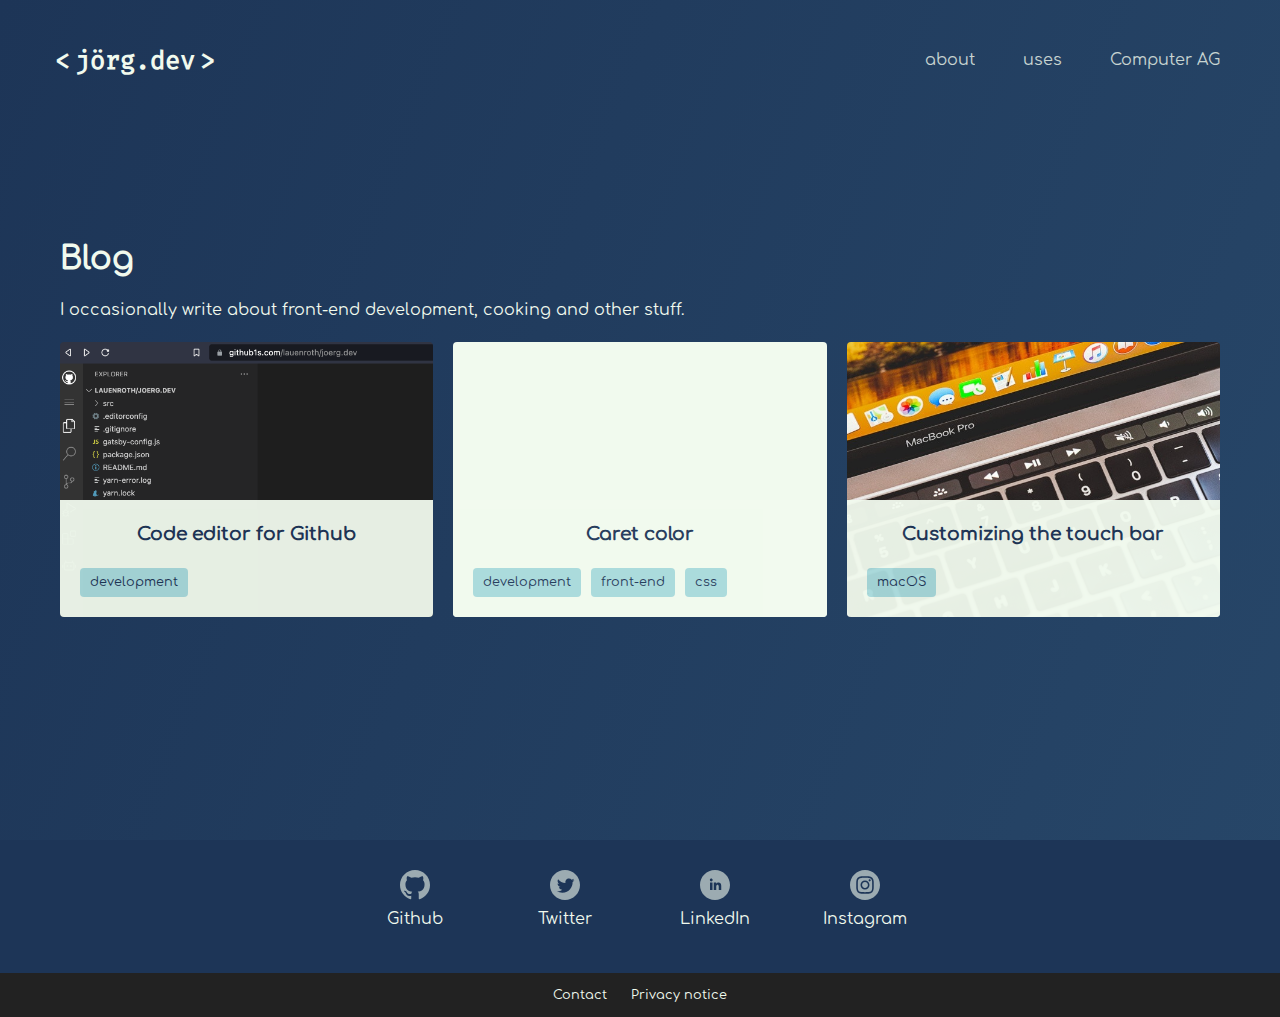
<file: blog/index.html>
<!DOCTYPE html><html lang="en"><head><title>Jörg.dev</title><meta charSet="utf-8"/><meta name="description" content="Freelancing web developer based in Berlin"/><meta name="viewport" content="width=device-width, initial-scale=1.0, minimum-scale=1.0"/><meta http-equiv="X-UA-Compatible" content="ie=edge"/><link rel="icon" href="/images/jorg-192.webp"/><link rel="apple-touch-icon" href="/images/jorg.webp"/><meta name="theme-color" content="#1d3557"/><style data-href="/styles.b46d25d0432ff77bdacd.css" data-identity="gatsby-global-css">@font-face{font-display:swap;font-family:Comfortaa;font-style:normal;font-weight:400;src:url(/static/comfortaa-cyrillic-ext-400-normal-c4ebc934c2d9438257e52c7c7e593a43.woff2) format("woff2"),url(/static/comfortaa-all-400-normal-2e320d8ffe7bf8178e902ba4662d54f7.woff) format("woff");unicode-range:U+0460-052f,U+1c80-1c88,U+20b4,U+2de0-2dff,U+a640-a69f,U+fe2e-fe2f}@font-face{font-display:swap;font-family:Comfortaa;font-style:normal;font-weight:400;src:url(/static/comfortaa-cyrillic-400-normal-dd7cad3aff3ff0e6469b74e98578cbb1.woff2) format("woff2"),url(/static/comfortaa-all-400-normal-2e320d8ffe7bf8178e902ba4662d54f7.woff) format("woff");unicode-range:U+0400-045f,U+0490-0491,U+04b0-04b1,U+2116}@font-face{font-display:swap;font-family:Comfortaa;font-style:normal;font-weight:400;src:url([data-uri]) format("woff2"),url(/static/comfortaa-all-400-normal-2e320d8ffe7bf8178e902ba4662d54f7.woff) format("woff");unicode-range:U+0370-03ff}@font-face{font-display:swap;font-family:Comfortaa;font-style:normal;font-weight:400;src:url([data-uri]) format("woff2"),url(/static/comfortaa-all-400-normal-2e320d8ffe7bf8178e902ba4662d54f7.woff) format("woff");unicode-range:U+0102-0103,U+0110-0111,U+0128-0129,U+0168-0169,U+01a0-01a1,U+01af-01b0,U+1ea0-1ef9,U+20ab}@font-face{font-display:swap;font-family:Comfortaa;font-style:normal;font-weight:400;src:url(/static/comfortaa-latin-ext-400-normal-6d31af9484d641232bd5bfefb834431d.woff2) format("woff2"),url(/static/comfortaa-all-400-normal-2e320d8ffe7bf8178e902ba4662d54f7.woff) format("woff");unicode-range:U+0100-024f,U+0259,U+1e??,U+2020,U+20a0-20ab,U+20ad-20cf,U+2113,U+2c60-2c7f,U+a720-a7ff}@font-face{font-display:swap;font-family:Comfortaa;font-style:normal;font-weight:400;src:url(/static/comfortaa-latin-400-normal-10d0757ad3de00eea8ebc91ef2b1c189.woff2) format("woff2"),url(/static/comfortaa-all-400-normal-2e320d8ffe7bf8178e902ba4662d54f7.woff) format("woff");unicode-range:U+00??,U+0131,U+0152-0153,U+02bb-02bc,U+02c6,U+02da,U+02dc,U+2000-206f,U+2074,U+20ac,U+2122,U+2191,U+2193,U+2212,U+2215,U+feff,U+fffd}@font-face{font-display:swap;font-family:Fira Code;font-style:normal;font-weight:400;src:url(/static/fira-code-cyrillic-ext-400-normal-539ecfcb436d641b720744e6c03eb5c5.woff2) format("woff2"),url(/static/fira-code-all-400-normal-8cf6b181e3c4ff70578ca065ccd229be.woff) format("woff");unicode-range:U+0460-052f,U+1c80-1c88,U+20b4,U+2de0-2dff,U+a640-a69f,U+fe2e-fe2f}@font-face{font-display:swap;font-family:Fira Code;font-style:normal;font-weight:400;src:url([data-uri]) format("woff2"),url(/static/fira-code-all-400-normal-8cf6b181e3c4ff70578ca065ccd229be.woff) format("woff");unicode-range:U+0400-045f,U+0490-0491,U+04b0-04b1,U+2116}@font-face{font-display:swap;font-family:Fira Code;font-style:normal;font-weight:400;src:url([data-uri]) format("woff2"),url(/static/fira-code-all-400-normal-8cf6b181e3c4ff70578ca065ccd229be.woff) format("woff");unicode-range:U+1f??}@font-face{font-display:swap;font-family:Fira Code;font-style:normal;font-weight:400;src:url([data-uri]) format("woff2"),url(/static/fira-code-all-400-normal-8cf6b181e3c4ff70578ca065ccd229be.woff) format("woff");unicode-range:U+0370-03ff}@font-face{font-display:swap;font-family:Fira Code;font-style:normal;font-weight:400;src:url([data-uri]) format("woff2"),url(/static/fira-code-all-400-normal-8cf6b181e3c4ff70578ca065ccd229be.woff) format("woff");unicode-range:U+0100-024f,U+0259,U+1e??,U+2020,U+20a0-20ab,U+20ad-20cf,U+2113,U+2c60-2c7f,U+a720-a7ff}@font-face{font-display:swap;font-family:Fira Code;font-style:normal;font-weight:400;src:url(/static/fira-code-latin-400-normal-535d9e43257ac4980ccc46d8daec0104.woff2) format("woff2"),url(/static/fira-code-all-400-normal-8cf6b181e3c4ff70578ca065ccd229be.woff) format("woff");unicode-range:U+00??,U+0131,U+0152-0153,U+02bb-02bc,U+02c6,U+02da,U+02dc,U+2000-206f,U+2074,U+20ac,U+2122,U+2191,U+2193,U+2212,U+2215,U+feff,U+fffd}</style><meta name="generator" content="Gatsby 3.8.1"/><style data-styled="" data-styled-version="5.3.0">:root{--color-background:#1d3557;--color-text:#f1faee;--color-secondary:#a8dadc;--color-ternary:#457b9d;--color-highlight:#e63946;--max-width:1200px;}/*!sc*/
*{font-family:'Comfortaa',Helvetica,Verdana,sans-serif;}/*!sc*/
body{background-color:var(--color-background);background:linear-gradient(111deg,var(--color-background),var(--color-ternary));background-size:400% 400%;-webkit-animation:backgroundAnimation 20s ease infinite;-webkit-animation:backgroundAnimation 20s ease infinite;animation:backgroundAnimation 20s ease infinite;color:var(--color-text);min-height:100vh;margin:0;padding:0;}/*!sc*/
h2{font-size:2.2rem;margin:0 0 40px;}/*!sc*/
p{line-height:1.5;margin:0 0 20px;}/*!sc*/
a{color:var(--color-text);}/*!sc*/
a:hover,a:focus{-webkit-text-decoration:none;text-decoration:none;}/*!sc*/
button,.btn{background-color:var(--color-highlight);border:0;border-radius:10px;color:var(--color-text);cursor:pointer;display:inline-block;font-size:1rem;opacity:.9;padding:15px;-webkit-text-decoration:none;text-decoration:none;text-align:center;-webkit-transition:.25s;transition:.25s;}/*!sc*/
button:disabled,.btn:disabled{background-color:#6c757d;cursor:not-allowed;}/*!sc*/
button:hover,.btn:hover,button:focus,.btn:focus{opacity:1;}/*!sc*/
@-webkit-keyframes backgroundAnimation{0%{background-position:0% 67%;}50%{background-position:100% 34%;}100%{background-position:0% 67%;}}/*!sc*/
@-webkit-keyframes backgroundAnimation{0%{background-position:0% 67%;}50%{background-position:100% 34%;}100%{background-position:0% 67%;}}/*!sc*/
@keyframes backgroundAnimation{0%{background-position:0% 67%;}50%{background-position:100% 34%;}100%{background-position:0% 67%;}}/*!sc*/
@-webkit-keyframes fadeIn{0%{opacity:.3;top:10px;}100%{opacity:1;top:0;}}/*!sc*/
@keyframes fadeIn{0%{opacity:.3;top:10px;}100%{opacity:1;top:0;}}/*!sc*/
data-styled.g1[id="sc-global-jLnNGv1"]{content:"sc-global-jLnNGv1,"}/*!sc*/
.eFfCLx{-webkit-align-items:center;-webkit-box-align:center;-ms-flex-align:center;align-items:center;display:-webkit-box;display:-webkit-flex;display:-ms-flexbox;display:flex;height:120px;-webkit-box-pack:justify;-webkit-justify-content:space-between;-ms-flex-pack:justify;justify-content:space-between;margin:0 auto;max-width:var(--max-width);padding:0 60px;}/*!sc*/
.eFfCLx #overlay-button,.eFfCLx input[type="checkbox"]{display:none;}/*!sc*/
.eFfCLx input[type="checkbox"]:checked ~ #overlay-button:hover span,.eFfCLx input[type="checkbox"]:checked ~ #overlay-button span{background:transparent;}/*!sc*/
.eFfCLx input[type="checkbox"]:checked ~ #overlay-button span:before{-webkit-transform:rotate(45deg) translate(7px,7px);-ms-transform:rotate(45deg) translate(7px,7px);transform:rotate(45deg) translate(7px,7px);opacity:1;}/*!sc*/
.eFfCLx input[type="checkbox"]:checked ~ #overlay-button span:after{-webkit-transform:rotate(-45deg) translate(7px,-7px);-ms-transform:rotate(-45deg) translate(7px,-7px);transform:rotate(-45deg) translate(7px,-7px);}/*!sc*/
.eFfCLx h1{-webkit-align-items:center;-webkit-box-align:center;-ms-flex-align:center;align-items:center;display:-webkit-box;display:-webkit-flex;display:-ms-flexbox;display:flex;font-family:"Fira Code";font-size:1.6rem;margin:0 6rem 0 0;}/*!sc*/
.eFfCLx h1 a{color:var(--color-text);font-family:inherit;-webkit-text-decoration:none;text-decoration:none;}/*!sc*/
.eFfCLx h1 a::before{content:"<";position:relative;right:5px;-webkit-transition:0.2s;transition:0.2s;}/*!sc*/
.eFfCLx h1 a::after{content:">";left:5px;position:relative;-webkit-transition:0.2s;transition:0.2s;}/*!sc*/
.eFfCLx h1 a:hover::before{right:2px;}/*!sc*/
.eFfCLx h1 a:hover::after{left:2px;}/*!sc*/
.eFfCLx ul{display:-webkit-box;display:-webkit-flex;display:-ms-flexbox;display:flex;margin:0;padding:0;}/*!sc*/
.eFfCLx li{list-style:none;}/*!sc*/
.eFfCLx li a{color:var(--color-text);display:block;margin-left:3rem;opacity:0.8;position:relative;-webkit-text-decoration:none;text-decoration:none;-webkit-transition:0.25s;transition:0.25s;}/*!sc*/
.eFfCLx li a::before{bottom:0;left:-7px;content:"<";opacity:0;position:absolute;-webkit-transition:0.25s;transition:0.25s;}/*!sc*/
.eFfCLx li a::after{bottom:0;content:">";opacity:0;position:absolute;right:-7px;-webkit-transition:0.25s;transition:0.25s;}/*!sc*/
.eFfCLx li a:hover,.eFfCLx li a:focus{opacity:1;}/*!sc*/
.eFfCLx li a:hover::before,.eFfCLx li a:focus::before{left:-14px;opacity:1;}/*!sc*/
.eFfCLx li a:hover::after,.eFfCLx li a:focus::after{right:-14px;opacity:1;}/*!sc*/
@media (max-width:900px){.eFfCLx{padding:0 20px;}}/*!sc*/
@media (max-width:800px){.eFfCLx{height:70px;}.eFfCLx #overlay-button{cursor:pointer;display:block;padding:26px 11px;position:absolute;right:10px;top:5px;-webkit-user-select:none;-moz-user-select:none;-ms-user-select:none;user-select:none;z-index:5;}.eFfCLx #overlay-button span{background-color:var(--color-text);border-radius:2px;display:block;height:4px;opacity:0.7;position:relative;-webkit-transition:all 0.15s ease-in-out;transition:all 0.15s ease-in-out;width:30px;}.eFfCLx #overlay-button span:before{top:-10px;visibility:visible;}.eFfCLx #overlay-button span:after{top:10px;}.eFfCLx #overlay-button span:before,.eFfCLx #overlay-button span:after{background-color:white;border-radius:2px;content:"";height:4px;position:absolute;-webkit-transition:all 0.15s ease-in-out;transition:all 0.15s ease-in-out;width:30px;}.eFfCLx #overlay-button:hover span,.eFfCLx #overlay-button:hover span:before,.eFfCLx #overlay-button:hover span:after{opacity:1;}.eFfCLx ul{background-color:var(--color-background);bottom:0;display:none;left:0;opacity:0;position:fixed;right:0;top:0;}.eFfCLx input[type="checkbox"]:checked ~ ul{display:-webkit-box;display:-webkit-flex;display:-ms-flexbox;display:flex;-webkit-flex-direction:column;-ms-flex-direction:column;flex-direction:column;-webkit-box-pack:center;-webkit-justify-content:center;-ms-flex-pack:center;justify-content:center;opacity:1;}.eFfCLx li a{-webkit-align-items:center;-webkit-box-align:center;-ms-flex-align:center;align-items:center;display:-webkit-box;display:-webkit-flex;display:-ms-flexbox;display:flex;font-size:32px;height:100%;-webkit-box-pack:center;-webkit-justify-content:center;-ms-flex-pack:center;justify-content:center;margin:30px 0;}.eFfCLx li a::before,.eFfCLx li a::after{display:none;}}/*!sc*/
data-styled.g2[id="MainLayout__MainNavigation-sc-oe2vyb-0"]{content:"eFfCLx,"}/*!sc*/
.gnthEB{min-height:80vh;}/*!sc*/
.gnthEB > section{margin:0 auto;padding:100px 60px;max-width:var(--max-width);}/*!sc*/
.gnthEB > section li{line-height:1.5;}/*!sc*/
.gnthEB .delete{opacity:0.7;-webkit-text-decoration:line-through;text-decoration:line-through;}/*!sc*/
@media (max-width:900px){.gnthEB > section{padding:50px 20px;}}/*!sc*/
data-styled.g3[id="MainLayout__MainWrapper-sc-oe2vyb-1"]{content:"gnthEB,"}/*!sc*/
.qeltQ{background-color:var(--color-background);margin-top:auto;}/*!sc*/
.qeltQ h2{font-size:1.2rem;text-align:center;}/*!sc*/
.qeltQ h2 a{-webkit-text-decoration:none;text-decoration:none;}/*!sc*/
.qeltQ h2 a:hover,.qeltQ h2 a:focus{-webkit-text-decoration:underline;text-decoration:underline;}/*!sc*/
.qeltQ > section{max-width:var(--max-width);margin:0 auto;padding:30px 60px;}/*!sc*/
.qeltQ > section:first-child{display:grid;}/*!sc*/
.qeltQ > section:first-child ul{list-style:none;padding:0;display:grid;grid-template-columns:2fr 2fr 2fr 2fr;margin:0 auto;max-width:600px;}/*!sc*/
.qeltQ > section:first-child li{display:grid;}/*!sc*/
.qeltQ > section:first-child li a{-webkit-align-items:center;-webkit-box-align:center;-ms-flex-align:center;align-items:center;display:-webkit-inline-box;display:-webkit-inline-flex;display:-ms-inline-flexbox;display:inline-flex;-webkit-flex-direction:column;-ms-flex-direction:column;flex-direction:column;margin-bottom:15px;position:relative;}/*!sc*/
.qeltQ > section:first-child li a span::before{bottom:-1px;content:"<";left:8px;opacity:0;position:absolute;-webkit-transition:0.25s;transition:0.25s;}/*!sc*/
.qeltQ > section:first-child li a span::after{bottom:-1px;content:">";right:-8px;opacity:0;position:absolute;-webkit-transition:0.25s;transition:0.25s;}/*!sc*/
.qeltQ > section:first-child li a:hover span::after{opacity:1;right:-15px;}/*!sc*/
.qeltQ > section:first-child li a:hover span::before{left:-15px;opacity:1;}/*!sc*/
.qeltQ > section:first-child li a span{display:-webkit-box;display:-webkit-flex;display:-ms-flexbox;display:flex;margin-top:10px;position:relative;}/*!sc*/
.qeltQ > section:last-child{background-color:#222;font-size:0.8rem;padding:15px;position:relative;text-align:center;white-space:nowrap;}/*!sc*/
.qeltQ > section:last-child a::before{content:"<";margin-right:5px;opacity:0;position:relative;right:-5px;-webkit-transition:0.25s;transition:0.25s;}/*!sc*/
.qeltQ > section:last-child a::after{content:">";margin-left:5px;opacity:0;position:relative;left:-5px;-webkit-transition:0.25s;transition:0.25s;}/*!sc*/
.qeltQ > section:last-child a:hover::before,.qeltQ > section:last-child a:focus::before{opacity:1;right:0;}/*!sc*/
.qeltQ > section:last-child a:hover::after,.qeltQ > section:last-child a:focus::after{opacity:1;left:0;}/*!sc*/
.qeltQ a{-webkit-text-decoration:none;text-decoration:none;}/*!sc*/
.qeltQ a svg{fill:var(--color-text);opacity:0.6;-webkit-transition:0.25s;transition:0.25s;}/*!sc*/
.qeltQ a:hover svg,.qeltQ a:focus svg{opacity:1;}/*!sc*/
@media (min-width:900px){.qeltQ > section:last-child{padding:15px 360px;}}/*!sc*/
@media (max-width:800px){.qeltQ > section:first-child{grid:none;padding:20px;}}/*!sc*/
data-styled.g4[id="MainLayout__MainFooter-sc-oe2vyb-2"]{content:"qeltQ,"}/*!sc*/
.ezjsPL{display:grid;grid-template-columns:2fr 2fr 2fr;grid-gap:20px;list-style:none;margin:0;padding:0;}/*!sc*/
.ezjsPL > li{-webkit-animation:fadeIn 0.75s;animation:fadeIn 0.75s;background-color:var(--color-text);background-position:center;background-repeat:no-repeat;background-size:cover;border-radius:4px;color:var(--color-background);display:-webkit-box;display:-webkit-flex;display:-ms-flexbox;display:flex;-webkit-flex-direction:column;-ms-flex-direction:column;flex-direction:column;min-height:275px;position:relative;-webkit-transition:0.2s;transition:0.2s;}/*!sc*/
.ezjsPL > li h3{margin:0 0 20px;text-align:center;}/*!sc*/
.ezjsPL > li:hover{cursor:pointer;-webkit-transform:scale(1.03);-ms-transform:scale(1.03);transform:scale(1.03);}/*!sc*/
.ezjsPL > li:hover footer{opacity:1;}/*!sc*/
.ezjsPL footer{background-color:var(--color-text);border-bottom-left-radius:4px;border-bottom-right-radius:4px;margin-top:auto;opacity:0.95;padding:20px;-webkit-transition:0.2s;transition:0.2s;}/*!sc*/
@media (max-width:850px){.ezjsPL{grid-template-columns:2fr 2fr;}}/*!sc*/
@media (max-width:600px){.ezjsPL{grid-template-columns:2fr;}}/*!sc*/
data-styled.g13[id="blog__BlogPosts-sc-1unb0gr-1"]{content:"ezjsPL,"}/*!sc*/
.btCBvI{display:-webkit-box;display:-webkit-flex;display:-ms-flexbox;display:flex;gap:10px;list-style:none;margin:0;padding:0;}/*!sc*/
.btCBvI li{background-color:var(--color-secondary);border-radius:4px;font-size:0.8rem;padding:5px 10px;}/*!sc*/
data-styled.g14[id="blog__Tags-sc-1unb0gr-2"]{content:"btCBvI,"}/*!sc*/
</style><title data-react-helmet="true">Jörg.dev | blog</title><link rel="manifest" href="/manifest.webmanifest" crossorigin="anonymous"/><meta name="theme-color" content="#1d3557"/><link rel="apple-touch-icon" sizes="192x192" href="/src/images/jorg192.webp"/><link rel="apple-touch-icon" sizes="512x512" href="/src/image/jorg.webp"/><link rel="apple-touch-icon" sizes="512x512" href="/src/image/jorg.png"/><link as="script" rel="preload" href="/webpack-runtime-413356275ddab307df5c.js"/><link as="script" rel="preload" href="/framework-6c480ce1ccc3e017629d.js"/><link as="script" rel="preload" href="/app-b0b2a5f71405d9bffcd8.js"/><link as="script" rel="preload" href="/b6072d74c1b7d5694886f2b5bb66a6b6bb6a7df4-1028b07cd8b2b4a06adb.js"/><link as="script" rel="preload" href="/4e29b3c1044f091454532221b4cacdac14bda2e8-42e444cc855b4abbc4be.js"/><link as="script" rel="preload" href="/component---src-pages-blog-tsx-1f36477e33d2c16a49e6.js"/><link as="fetch" rel="preload" href="/page-data/blog/page-data.json" crossorigin="anonymous"/><link as="fetch" rel="preload" href="/page-data/app-data.json" crossorigin="anonymous"/></head><body><div id="___gatsby"><div style="outline:none" tabindex="-1" id="gatsby-focus-wrapper"><nav class="MainLayout__MainNavigation-sc-oe2vyb-0 eFfCLx"><h1><a href="/">jörg.dev</a></h1><input type="checkbox" id="overlay-input"/><label for="overlay-input" id="overlay-button"><span></span></label><ul><li><a href="/about">about</a></li><li><a href="/uses">uses</a></li><li><a href="https://computer-ag.netlify.app/">Computer AG</a></li></ul></nav><main class="MainLayout__MainWrapper-sc-oe2vyb-1 gnthEB"><section class="blog__BlogWrapper-sc-1unb0gr-0 dCoide"><h1>Blog</h1><p>I occasionally write about front-end development, cooking and other stuff.</p><ul class="blog__BlogPosts-sc-1unb0gr-1 ezjsPL"><li style="background-image:url(/images/github1.png"><footer><h3>Code editor for Github</h3><ul class="blog__Tags-sc-1unb0gr-2 btCBvI"><li>development</li></ul></footer></li><li><footer><h3>Caret color</h3><ul class="blog__Tags-sc-1unb0gr-2 btCBvI"><li>development</li><li>front-end</li><li>css</li></ul></footer></li><li style="background-image:url(/images/touchbar.jpg"><footer><h3>Customizing the touch bar</h3><ul class="blog__Tags-sc-1unb0gr-2 btCBvI"><li>macOS</li></ul></footer></li></ul></section></main><footer class="MainLayout__MainFooter-sc-oe2vyb-2 qeltQ"><section><div><ul><li><a href="https://github.com/lauenroth"><svg xmlns="http://www.w3.org/2000/svg" width="30" height="30" viewBox="0 0 24 24"><path d="M12 0c-6.626 0-12 5.373-12 12 0 5.302 3.438 9.8 8.207 11.387.599.111.793-.261.793-.577v-2.234c-3.338.726-4.033-1.416-4.033-1.416-.546-1.387-1.333-1.756-1.333-1.756-1.089-.745.083-.729.083-.729 1.205.084 1.839 1.237 1.839 1.237 1.07 1.834 2.807 1.304 3.492.997.107-.775.418-1.305.762-1.604-2.665-.305-5.467-1.334-5.467-5.931 0-1.311.469-2.381 1.236-3.221-.124-.303-.535-1.524.117-3.176 0 0 1.008-.322 3.301 1.23.957-.266 1.983-.399 3.003-.404 1.02.005 2.047.138 3.006.404 2.291-1.552 3.297-1.23 3.297-1.23.653 1.653.242 2.874.118 3.176.77.84 1.235 1.911 1.235 3.221 0 4.609-2.807 5.624-5.479 5.921.43.372.823 1.102.823 2.222v3.293c0 .319.192.694.801.576 4.765-1.589 8.199-6.086 8.199-11.386 0-6.627-5.373-12-12-12z"></path></svg><span>Github</span></a></li><li><a href="https://twitter.com/lauenroth"><svg xmlns="http://www.w3.org/2000/svg" width="30" height="30" viewBox="0 0 24 24"><path d="M12 0c-6.627 0-12 5.373-12 12s5.373 12 12 12 12-5.373 12-12-5.373-12-12-12zm6.066 9.645c.183 4.04-2.83 8.544-8.164 8.544-1.622 0-3.131-.476-4.402-1.291 1.524.18 3.045-.244 4.252-1.189-1.256-.023-2.317-.854-2.684-1.995.451.086.895.061 1.298-.049-1.381-.278-2.335-1.522-2.304-2.853.388.215.83.344 1.301.359-1.279-.855-1.641-2.544-.889-3.835 1.416 1.738 3.533 2.881 5.92 3.001-.419-1.796.944-3.527 2.799-3.527.825 0 1.572.349 2.096.907.654-.128 1.27-.368 1.824-.697-.215.671-.67 1.233-1.263 1.589.581-.07 1.135-.224 1.649-.453-.384.578-.87 1.084-1.433 1.489z"></path></svg><span>Twitter</span></a></li><li><a href="https://de.linkedin.com/in/joerglauenroth"><svg xmlns="http://www.w3.org/2000/svg" width="30" height="30" viewBox="0 0 24 24"><path d="M12 0c-6.627 0-12 5.373-12 12s5.373 12 12 12 12-5.373 12-12-5.373-12-12-12zm-2 16h-2v-6h2v6zm-1-6.891c-.607 0-1.1-.496-1.1-1.109 0-.612.492-1.109 1.1-1.109s1.1.497 1.1 1.109c0 .613-.493 1.109-1.1 1.109zm8 6.891h-1.998v-2.861c0-1.881-2.002-1.722-2.002 0v2.861h-2v-6h2v1.093c.872-1.616 4-1.736 4 1.548v3.359z"></path></svg><span>LinkedIn</span></a></li><li><a href="https://www.instagram.com/lauenroth/"><svg xmlns="http://www.w3.org/2000/svg" width="30" height="30" viewBox="0 0 24 24"><path d="M14.829 6.302c-.738-.034-.96-.04-2.829-.04s-2.09.007-2.828.04c-1.899.087-2.783.986-2.87 2.87-.033.738-.041.959-.041 2.828s.008 2.09.041 2.829c.087 1.879.967 2.783 2.87 2.87.737.033.959.041 2.828.041 1.87 0 2.091-.007 2.829-.041 1.899-.086 2.782-.988 2.87-2.87.033-.738.04-.96.04-2.829s-.007-2.09-.04-2.828c-.088-1.883-.973-2.783-2.87-2.87zm-2.829 9.293c-1.985 0-3.595-1.609-3.595-3.595 0-1.985 1.61-3.594 3.595-3.594s3.595 1.609 3.595 3.594c0 1.985-1.61 3.595-3.595 3.595zm3.737-6.491c-.464 0-.84-.376-.84-.84 0-.464.376-.84.84-.84.464 0 .84.376.84.84 0 .463-.376.84-.84.84zm-1.404 2.896c0 1.289-1.045 2.333-2.333 2.333s-2.333-1.044-2.333-2.333c0-1.289 1.045-2.333 2.333-2.333s2.333 1.044 2.333 2.333zm-2.333-12c-6.627 0-12 5.373-12 12s5.373 12 12 12 12-5.373 12-12-5.373-12-12-12zm6.958 14.886c-.115 2.545-1.532 3.955-4.071 4.072-.747.034-.986.042-2.887.042s-2.139-.008-2.886-.042c-2.544-.117-3.955-1.529-4.072-4.072-.034-.746-.042-.985-.042-2.886 0-1.901.008-2.139.042-2.886.117-2.544 1.529-3.955 4.072-4.071.747-.035.985-.043 2.886-.043s2.14.008 2.887.043c2.545.117 3.957 1.532 4.071 4.071.034.747.042.985.042 2.886 0 1.901-.008 2.14-.042 2.886z"></path></svg><span>Instagram</span></a></li></ul></div></section><section><a href="/contact">Contact</a><a href="/privacy-notice">Privacy notice</a></section></footer></div><div id="gatsby-announcer" style="position:absolute;top:0;width:1px;height:1px;padding:0;overflow:hidden;clip:rect(0, 0, 0, 0);white-space:nowrap;border:0" aria-live="assertive" aria-atomic="true"></div></div><script id="gatsby-script-loader">/*<![CDATA[*/window.pagePath="/blog/";/*]]>*/</script><script id="gatsby-chunk-mapping">/*<![CDATA[*/window.___chunkMapping={"polyfill":["/polyfill-832962edc39683cd2b69.js"],"app":["/app-b0b2a5f71405d9bffcd8.js"],"component---cache-caches-gatsby-plugin-offline-app-shell-js":["/component---cache-caches-gatsby-plugin-offline-app-shell-js-b5c5e98488572b7323ed.js"],"component---src-pages-404-tsx":["/component---src-pages-404-tsx-5f02ddb6f90175350c5c.js"],"component---src-pages-about-tsx":["/component---src-pages-about-tsx-838d2a61af38d7ca8b64.js"],"component---src-pages-ag-anmeldung-tsx":["/component---src-pages-ag-anmeldung-tsx-8fc2abcd0ae31251d543.js"],"component---src-pages-ag-index-tsx":["/component---src-pages-ag-index-tsx-24690154d47d1cd1a4f7.js"],"component---src-pages-blog-code-editor-for-github-tsx":["/component---src-pages-blog-code-editor-for-github-tsx-e38ebe4c5330505e56dc.js"],"component---src-pages-blog-tsx":["/component---src-pages-blog-tsx-1f36477e33d2c16a49e6.js"],"component---src-pages-contact-tsx":["/component---src-pages-contact-tsx-bcc07a120006fedede3a.js"],"component---src-pages-index-tsx":["/component---src-pages-index-tsx-dc3c0da3f8ff8024f071.js"],"component---src-pages-privacy-notice-tsx":["/component---src-pages-privacy-notice-tsx-1571249e7e81fddd912e.js"],"component---src-pages-projects-tsx":["/component---src-pages-projects-tsx-2d69ce4edd6390a508b0.js"],"component---src-pages-uses-tsx":["/component---src-pages-uses-tsx-c3e63a3aea4470849a47.js"]};/*]]>*/</script><script src="/polyfill-832962edc39683cd2b69.js" nomodule=""></script><script src="/component---src-pages-blog-tsx-1f36477e33d2c16a49e6.js" async=""></script><script src="/4e29b3c1044f091454532221b4cacdac14bda2e8-42e444cc855b4abbc4be.js" async=""></script><script src="/b6072d74c1b7d5694886f2b5bb66a6b6bb6a7df4-1028b07cd8b2b4a06adb.js" async=""></script><script src="/app-b0b2a5f71405d9bffcd8.js" async=""></script><script src="/framework-6c480ce1ccc3e017629d.js" async=""></script><script src="/webpack-runtime-413356275ddab307df5c.js" async=""></script></body></html>
</file>
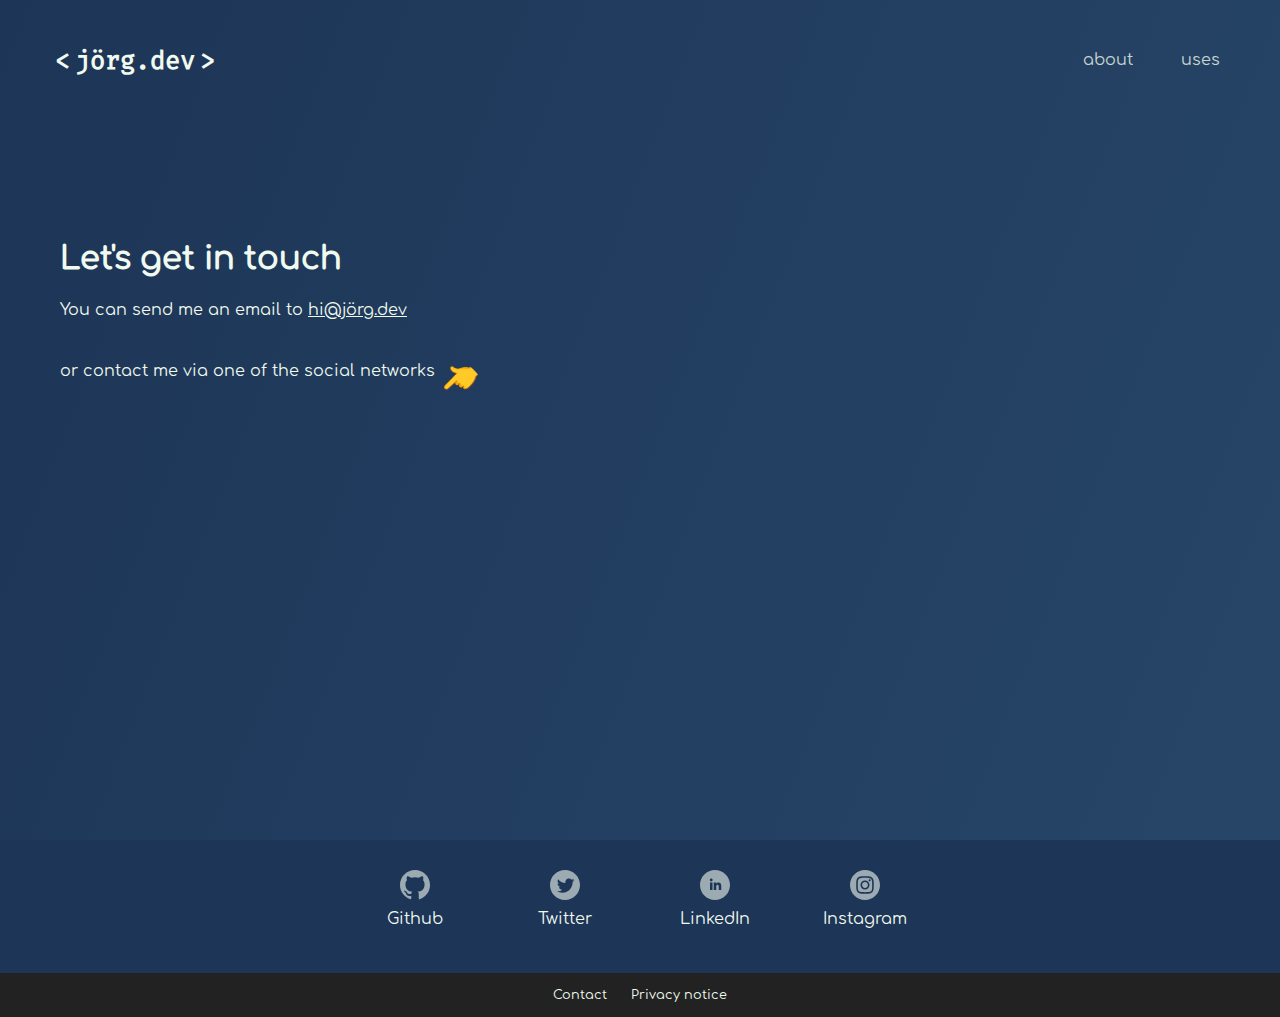
<file: contact/index.html>
<!DOCTYPE html><html lang="en"><head><title>Jörg.dev</title><meta charSet="utf-8"/><meta name="description" content="Freelancing web developer based in Berlin"/><meta name="viewport" content="width=device-width, initial-scale=1.0, minimum-scale=1.0"/><meta http-equiv="X-UA-Compatible" content="ie=edge"/><link rel="icon" href="/images/jorg-192.webp"/><link rel="apple-touch-icon" href="/images/jorg.webp"/><meta name="theme-color" content="#1d3557"/><style data-href="/styles.b46d25d0432ff77bdacd.css" data-identity="gatsby-global-css">@font-face{font-display:swap;font-family:Comfortaa;font-style:normal;font-weight:400;src:url(/static/comfortaa-cyrillic-ext-400-normal-c4ebc934c2d9438257e52c7c7e593a43.woff2) format("woff2"),url(/static/comfortaa-all-400-normal-2e320d8ffe7bf8178e902ba4662d54f7.woff) format("woff");unicode-range:U+0460-052f,U+1c80-1c88,U+20b4,U+2de0-2dff,U+a640-a69f,U+fe2e-fe2f}@font-face{font-display:swap;font-family:Comfortaa;font-style:normal;font-weight:400;src:url(/static/comfortaa-cyrillic-400-normal-dd7cad3aff3ff0e6469b74e98578cbb1.woff2) format("woff2"),url(/static/comfortaa-all-400-normal-2e320d8ffe7bf8178e902ba4662d54f7.woff) format("woff");unicode-range:U+0400-045f,U+0490-0491,U+04b0-04b1,U+2116}@font-face{font-display:swap;font-family:Comfortaa;font-style:normal;font-weight:400;src:url([data-uri]) format("woff2"),url(/static/comfortaa-all-400-normal-2e320d8ffe7bf8178e902ba4662d54f7.woff) format("woff");unicode-range:U+0370-03ff}@font-face{font-display:swap;font-family:Comfortaa;font-style:normal;font-weight:400;src:url([data-uri]) format("woff2"),url(/static/comfortaa-all-400-normal-2e320d8ffe7bf8178e902ba4662d54f7.woff) format("woff");unicode-range:U+0102-0103,U+0110-0111,U+0128-0129,U+0168-0169,U+01a0-01a1,U+01af-01b0,U+1ea0-1ef9,U+20ab}@font-face{font-display:swap;font-family:Comfortaa;font-style:normal;font-weight:400;src:url(/static/comfortaa-latin-ext-400-normal-6d31af9484d641232bd5bfefb834431d.woff2) format("woff2"),url(/static/comfortaa-all-400-normal-2e320d8ffe7bf8178e902ba4662d54f7.woff) format("woff");unicode-range:U+0100-024f,U+0259,U+1e??,U+2020,U+20a0-20ab,U+20ad-20cf,U+2113,U+2c60-2c7f,U+a720-a7ff}@font-face{font-display:swap;font-family:Comfortaa;font-style:normal;font-weight:400;src:url(/static/comfortaa-latin-400-normal-10d0757ad3de00eea8ebc91ef2b1c189.woff2) format("woff2"),url(/static/comfortaa-all-400-normal-2e320d8ffe7bf8178e902ba4662d54f7.woff) format("woff");unicode-range:U+00??,U+0131,U+0152-0153,U+02bb-02bc,U+02c6,U+02da,U+02dc,U+2000-206f,U+2074,U+20ac,U+2122,U+2191,U+2193,U+2212,U+2215,U+feff,U+fffd}@font-face{font-display:swap;font-family:Fira Code;font-style:normal;font-weight:400;src:url(/static/fira-code-cyrillic-ext-400-normal-539ecfcb436d641b720744e6c03eb5c5.woff2) format("woff2"),url(/static/fira-code-all-400-normal-8cf6b181e3c4ff70578ca065ccd229be.woff) format("woff");unicode-range:U+0460-052f,U+1c80-1c88,U+20b4,U+2de0-2dff,U+a640-a69f,U+fe2e-fe2f}@font-face{font-display:swap;font-family:Fira Code;font-style:normal;font-weight:400;src:url([data-uri]) format("woff2"),url(/static/fira-code-all-400-normal-8cf6b181e3c4ff70578ca065ccd229be.woff) format("woff");unicode-range:U+0400-045f,U+0490-0491,U+04b0-04b1,U+2116}@font-face{font-display:swap;font-family:Fira Code;font-style:normal;font-weight:400;src:url([data-uri]) format("woff2"),url(/static/fira-code-all-400-normal-8cf6b181e3c4ff70578ca065ccd229be.woff) format("woff");unicode-range:U+1f??}@font-face{font-display:swap;font-family:Fira Code;font-style:normal;font-weight:400;src:url([data-uri]) format("woff2"),url(/static/fira-code-all-400-normal-8cf6b181e3c4ff70578ca065ccd229be.woff) format("woff");unicode-range:U+0370-03ff}@font-face{font-display:swap;font-family:Fira Code;font-style:normal;font-weight:400;src:url([data-uri]) format("woff2"),url(/static/fira-code-all-400-normal-8cf6b181e3c4ff70578ca065ccd229be.woff) format("woff");unicode-range:U+0100-024f,U+0259,U+1e??,U+2020,U+20a0-20ab,U+20ad-20cf,U+2113,U+2c60-2c7f,U+a720-a7ff}@font-face{font-display:swap;font-family:Fira Code;font-style:normal;font-weight:400;src:url(/static/fira-code-latin-400-normal-535d9e43257ac4980ccc46d8daec0104.woff2) format("woff2"),url(/static/fira-code-all-400-normal-8cf6b181e3c4ff70578ca065ccd229be.woff) format("woff");unicode-range:U+00??,U+0131,U+0152-0153,U+02bb-02bc,U+02c6,U+02da,U+02dc,U+2000-206f,U+2074,U+20ac,U+2122,U+2191,U+2193,U+2212,U+2215,U+feff,U+fffd}</style><meta name="generator" content="Gatsby 3.8.1"/><style data-styled="" data-styled-version="5.3.0">:root{--color-background:#1d3557;--color-text:#f1faee;--color-secondary:#a8dadc;--color-ternary:#457b9d;--color-highlight:#e63946;--max-width:1200px;}/*!sc*/
*{font-family:'Comfortaa',Helvetica,Verdana,sans-serif;}/*!sc*/
body{background-color:var(--color-background);background:linear-gradient(111deg,var(--color-background),var(--color-ternary));background-size:400% 400%;-webkit-animation:backgroundAnimation 20s ease infinite;-webkit-animation:backgroundAnimation 20s ease infinite;animation:backgroundAnimation 20s ease infinite;color:var(--color-text);min-height:100vh;margin:0;padding:0;}/*!sc*/
h2{font-size:2.2rem;margin:0 0 40px;}/*!sc*/
p{line-height:1.5;margin:0 0 20px;}/*!sc*/
a{color:var(--color-text);}/*!sc*/
a:hover,a:focus{-webkit-text-decoration:none;text-decoration:none;}/*!sc*/
button,.btn{background-color:var(--color-highlight);border:0;border-radius:10px;color:var(--color-text);cursor:pointer;display:inline-block;font-size:1rem;opacity:.9;padding:15px;-webkit-text-decoration:none;text-decoration:none;text-align:center;-webkit-transition:.25s;transition:.25s;}/*!sc*/
button:disabled,.btn:disabled{background-color:#6c757d;cursor:not-allowed;}/*!sc*/
button:hover,.btn:hover,button:focus,.btn:focus{opacity:1;}/*!sc*/
@-webkit-keyframes backgroundAnimation{0%{background-position:0% 67%;}50%{background-position:100% 34%;}100%{background-position:0% 67%;}}/*!sc*/
@-webkit-keyframes backgroundAnimation{0%{background-position:0% 67%;}50%{background-position:100% 34%;}100%{background-position:0% 67%;}}/*!sc*/
@keyframes backgroundAnimation{0%{background-position:0% 67%;}50%{background-position:100% 34%;}100%{background-position:0% 67%;}}/*!sc*/
@-webkit-keyframes fadeIn{0%{opacity:.3;top:10px;}100%{opacity:1;top:0;}}/*!sc*/
@keyframes fadeIn{0%{opacity:.3;top:10px;}100%{opacity:1;top:0;}}/*!sc*/
data-styled.g1[id="sc-global-jLnNGv1"]{content:"sc-global-jLnNGv1,"}/*!sc*/
.eFfCLx{-webkit-align-items:center;-webkit-box-align:center;-ms-flex-align:center;align-items:center;display:-webkit-box;display:-webkit-flex;display:-ms-flexbox;display:flex;height:120px;-webkit-box-pack:justify;-webkit-justify-content:space-between;-ms-flex-pack:justify;justify-content:space-between;margin:0 auto;max-width:var(--max-width);padding:0 60px;}/*!sc*/
.eFfCLx #overlay-button,.eFfCLx input[type="checkbox"]{display:none;}/*!sc*/
.eFfCLx input[type="checkbox"]:checked ~ #overlay-button:hover span,.eFfCLx input[type="checkbox"]:checked ~ #overlay-button span{background:transparent;}/*!sc*/
.eFfCLx input[type="checkbox"]:checked ~ #overlay-button span:before{-webkit-transform:rotate(45deg) translate(7px,7px);-ms-transform:rotate(45deg) translate(7px,7px);transform:rotate(45deg) translate(7px,7px);opacity:1;}/*!sc*/
.eFfCLx input[type="checkbox"]:checked ~ #overlay-button span:after{-webkit-transform:rotate(-45deg) translate(7px,-7px);-ms-transform:rotate(-45deg) translate(7px,-7px);transform:rotate(-45deg) translate(7px,-7px);}/*!sc*/
.eFfCLx h1{-webkit-align-items:center;-webkit-box-align:center;-ms-flex-align:center;align-items:center;display:-webkit-box;display:-webkit-flex;display:-ms-flexbox;display:flex;font-family:"Fira Code";font-size:1.6rem;margin:0 6rem 0 0;}/*!sc*/
.eFfCLx h1 a{color:var(--color-text);font-family:inherit;-webkit-text-decoration:none;text-decoration:none;}/*!sc*/
.eFfCLx h1 a::before{content:"<";position:relative;right:5px;-webkit-transition:0.2s;transition:0.2s;}/*!sc*/
.eFfCLx h1 a::after{content:">";left:5px;position:relative;-webkit-transition:0.2s;transition:0.2s;}/*!sc*/
.eFfCLx h1 a:hover::before{right:2px;}/*!sc*/
.eFfCLx h1 a:hover::after{left:2px;}/*!sc*/
.eFfCLx ul{display:-webkit-box;display:-webkit-flex;display:-ms-flexbox;display:flex;margin:0;padding:0;}/*!sc*/
.eFfCLx li{list-style:none;}/*!sc*/
.eFfCLx li a{color:var(--color-text);display:block;margin-left:3rem;opacity:0.8;position:relative;-webkit-text-decoration:none;text-decoration:none;-webkit-transition:0.25s;transition:0.25s;}/*!sc*/
.eFfCLx li a::before{bottom:0;left:-7px;content:"<";opacity:0;position:absolute;-webkit-transition:0.25s;transition:0.25s;}/*!sc*/
.eFfCLx li a::after{bottom:0;content:">";opacity:0;position:absolute;right:-7px;-webkit-transition:0.25s;transition:0.25s;}/*!sc*/
.eFfCLx li a:hover,.eFfCLx li a:focus{opacity:1;}/*!sc*/
.eFfCLx li a:hover::before,.eFfCLx li a:focus::before{left:-14px;opacity:1;}/*!sc*/
.eFfCLx li a:hover::after,.eFfCLx li a:focus::after{right:-14px;opacity:1;}/*!sc*/
@media (max-width:900px){.eFfCLx{padding:0 20px;}}/*!sc*/
@media (max-width:800px){.eFfCLx{height:70px;}.eFfCLx #overlay-button{cursor:pointer;display:block;padding:26px 11px;position:absolute;right:10px;top:5px;-webkit-user-select:none;-moz-user-select:none;-ms-user-select:none;user-select:none;z-index:5;}.eFfCLx #overlay-button span{background-color:var(--color-text);border-radius:2px;display:block;height:4px;opacity:0.7;position:relative;-webkit-transition:all 0.15s ease-in-out;transition:all 0.15s ease-in-out;width:30px;}.eFfCLx #overlay-button span:before{top:-10px;visibility:visible;}.eFfCLx #overlay-button span:after{top:10px;}.eFfCLx #overlay-button span:before,.eFfCLx #overlay-button span:after{background-color:white;border-radius:2px;content:"";height:4px;position:absolute;-webkit-transition:all 0.15s ease-in-out;transition:all 0.15s ease-in-out;width:30px;}.eFfCLx #overlay-button:hover span,.eFfCLx #overlay-button:hover span:before,.eFfCLx #overlay-button:hover span:after{opacity:1;}.eFfCLx ul{background-color:var(--color-background);bottom:0;display:none;left:0;opacity:0;position:fixed;right:0;top:0;}.eFfCLx input[type="checkbox"]:checked ~ ul{display:-webkit-box;display:-webkit-flex;display:-ms-flexbox;display:flex;-webkit-flex-direction:column;-ms-flex-direction:column;flex-direction:column;-webkit-box-pack:center;-webkit-justify-content:center;-ms-flex-pack:center;justify-content:center;opacity:1;}.eFfCLx li a{-webkit-align-items:center;-webkit-box-align:center;-ms-flex-align:center;align-items:center;display:-webkit-box;display:-webkit-flex;display:-ms-flexbox;display:flex;font-size:32px;height:100%;-webkit-box-pack:center;-webkit-justify-content:center;-ms-flex-pack:center;justify-content:center;margin:30px 0;}.eFfCLx li a::before,.eFfCLx li a::after{display:none;}}/*!sc*/
data-styled.g2[id="MainLayout__MainNavigation-sc-oe2vyb-0"]{content:"eFfCLx,"}/*!sc*/
.gnthEB{min-height:80vh;}/*!sc*/
.gnthEB > section{margin:0 auto;padding:100px 60px;max-width:var(--max-width);}/*!sc*/
.gnthEB > section li{line-height:1.5;}/*!sc*/
.gnthEB .delete{opacity:0.7;-webkit-text-decoration:line-through;text-decoration:line-through;}/*!sc*/
@media (max-width:900px){.gnthEB > section{padding:50px 20px;}}/*!sc*/
data-styled.g3[id="MainLayout__MainWrapper-sc-oe2vyb-1"]{content:"gnthEB,"}/*!sc*/
.qeltQ{background-color:var(--color-background);margin-top:auto;}/*!sc*/
.qeltQ h2{font-size:1.2rem;text-align:center;}/*!sc*/
.qeltQ h2 a{-webkit-text-decoration:none;text-decoration:none;}/*!sc*/
.qeltQ h2 a:hover,.qeltQ h2 a:focus{-webkit-text-decoration:underline;text-decoration:underline;}/*!sc*/
.qeltQ > section{max-width:var(--max-width);margin:0 auto;padding:30px 60px;}/*!sc*/
.qeltQ > section:first-child{display:grid;}/*!sc*/
.qeltQ > section:first-child ul{list-style:none;padding:0;display:grid;grid-template-columns:2fr 2fr 2fr 2fr;margin:0 auto;max-width:600px;}/*!sc*/
.qeltQ > section:first-child li{display:grid;}/*!sc*/
.qeltQ > section:first-child li a{-webkit-align-items:center;-webkit-box-align:center;-ms-flex-align:center;align-items:center;display:-webkit-inline-box;display:-webkit-inline-flex;display:-ms-inline-flexbox;display:inline-flex;-webkit-flex-direction:column;-ms-flex-direction:column;flex-direction:column;margin-bottom:15px;position:relative;}/*!sc*/
.qeltQ > section:first-child li a span::before{bottom:-1px;content:"<";left:8px;opacity:0;position:absolute;-webkit-transition:0.25s;transition:0.25s;}/*!sc*/
.qeltQ > section:first-child li a span::after{bottom:-1px;content:">";right:-8px;opacity:0;position:absolute;-webkit-transition:0.25s;transition:0.25s;}/*!sc*/
.qeltQ > section:first-child li a:hover span::after{opacity:1;right:-15px;}/*!sc*/
.qeltQ > section:first-child li a:hover span::before{left:-15px;opacity:1;}/*!sc*/
.qeltQ > section:first-child li a span{display:-webkit-box;display:-webkit-flex;display:-ms-flexbox;display:flex;margin-top:10px;position:relative;}/*!sc*/
.qeltQ > section:last-child{background-color:#222;font-size:0.8rem;padding:15px;position:relative;text-align:center;white-space:nowrap;}/*!sc*/
.qeltQ > section:last-child a::before{content:"<";margin-right:5px;opacity:0;position:relative;right:-5px;-webkit-transition:0.25s;transition:0.25s;}/*!sc*/
.qeltQ > section:last-child a::after{content:">";margin-left:5px;opacity:0;position:relative;left:-5px;-webkit-transition:0.25s;transition:0.25s;}/*!sc*/
.qeltQ > section:last-child a:hover::before,.qeltQ > section:last-child a:focus::before{opacity:1;right:0;}/*!sc*/
.qeltQ > section:last-child a:hover::after,.qeltQ > section:last-child a:focus::after{opacity:1;left:0;}/*!sc*/
.qeltQ a{-webkit-text-decoration:none;text-decoration:none;}/*!sc*/
.qeltQ a svg{fill:var(--color-text);opacity:0.6;-webkit-transition:0.25s;transition:0.25s;}/*!sc*/
.qeltQ a:hover svg,.qeltQ a:focus svg{opacity:1;}/*!sc*/
@media (min-width:900px){.qeltQ > section:last-child{padding:15px 360px;}}/*!sc*/
@media (max-width:800px){.qeltQ > section:first-child{grid:none;padding:20px;}}/*!sc*/
data-styled.g4[id="MainLayout__MainFooter-sc-oe2vyb-2"]{content:"qeltQ,"}/*!sc*/
.dbPNqW{display:inline-block;font-size:32px;position:relative;top:15px;-webkit-transform:rotate(-45deg);-ms-transform:rotate(-45deg);transform:rotate(-45deg);}/*!sc*/
data-styled.g16[id="contact__LinkToSocials-sc-c0a709-1"]{content:"dbPNqW,"}/*!sc*/
</style><title data-react-helmet="true">Jörg.dev | contact</title><link rel="manifest" href="/manifest.webmanifest" crossorigin="anonymous"/><meta name="theme-color" content="#1d3557"/><link rel="apple-touch-icon" sizes="192x192" href="/src/images/jorg192.webp"/><link rel="apple-touch-icon" sizes="512x512" href="/src/image/jorg.webp"/><link rel="apple-touch-icon" sizes="512x512" href="/src/image/jorg.png"/><link as="script" rel="preload" href="/webpack-runtime-c91ad464de751dc8de9f.js"/><link as="script" rel="preload" href="/framework-6c480ce1ccc3e017629d.js"/><link as="script" rel="preload" href="/app-9d4a8bfc2452afca6191.js"/><link as="script" rel="preload" href="/e8031a03db9d6a0f82c4fd7b2581515b944daa00-98c1316d6b8e5b7475ea.js"/><link as="script" rel="preload" href="/b3651bd5cbc251c6a14e8804c2eba1867b274b5d-8e2aaf8290d4a77d4292.js"/><link as="script" rel="preload" href="/component---src-pages-contact-tsx-bcc07a120006fedede3a.js"/><link as="fetch" rel="preload" href="/page-data/contact/page-data.json" crossorigin="anonymous"/><link as="fetch" rel="preload" href="/page-data/app-data.json" crossorigin="anonymous"/></head><body><div id="___gatsby"><div style="outline:none" tabindex="-1" id="gatsby-focus-wrapper"><nav class="MainLayout__MainNavigation-sc-oe2vyb-0 eFfCLx"><h1><a href="/">jörg.dev</a></h1><input type="checkbox" id="overlay-input"/><label for="overlay-input" id="overlay-button"><span></span></label><ul><li><a href="/about">about</a></li><li><a href="/uses">uses</a></li></ul></nav><main class="MainLayout__MainWrapper-sc-oe2vyb-1 gnthEB"><section><h1>Let&#x27;s get in touch</h1><p>You can send me an email to <a href="mailto:hi@jörg.dev">hi@jörg.dev</a></p><p>or contact me via one of the social networks<!-- --> <span class="contact__LinkToSocials-sc-c0a709-1 dbPNqW">👈</span></p></section></main><footer class="MainLayout__MainFooter-sc-oe2vyb-2 qeltQ"><section><div><ul><li><a href="https://github.com/lauenroth"><svg xmlns="http://www.w3.org/2000/svg" width="30" height="30" viewBox="0 0 24 24"><path d="M12 0c-6.626 0-12 5.373-12 12 0 5.302 3.438 9.8 8.207 11.387.599.111.793-.261.793-.577v-2.234c-3.338.726-4.033-1.416-4.033-1.416-.546-1.387-1.333-1.756-1.333-1.756-1.089-.745.083-.729.083-.729 1.205.084 1.839 1.237 1.839 1.237 1.07 1.834 2.807 1.304 3.492.997.107-.775.418-1.305.762-1.604-2.665-.305-5.467-1.334-5.467-5.931 0-1.311.469-2.381 1.236-3.221-.124-.303-.535-1.524.117-3.176 0 0 1.008-.322 3.301 1.23.957-.266 1.983-.399 3.003-.404 1.02.005 2.047.138 3.006.404 2.291-1.552 3.297-1.23 3.297-1.23.653 1.653.242 2.874.118 3.176.77.84 1.235 1.911 1.235 3.221 0 4.609-2.807 5.624-5.479 5.921.43.372.823 1.102.823 2.222v3.293c0 .319.192.694.801.576 4.765-1.589 8.199-6.086 8.199-11.386 0-6.627-5.373-12-12-12z"></path></svg><span>Github</span></a></li><li><a href="https://twitter.com/lauenroth"><svg xmlns="http://www.w3.org/2000/svg" width="30" height="30" viewBox="0 0 24 24"><path d="M12 0c-6.627 0-12 5.373-12 12s5.373 12 12 12 12-5.373 12-12-5.373-12-12-12zm6.066 9.645c.183 4.04-2.83 8.544-8.164 8.544-1.622 0-3.131-.476-4.402-1.291 1.524.18 3.045-.244 4.252-1.189-1.256-.023-2.317-.854-2.684-1.995.451.086.895.061 1.298-.049-1.381-.278-2.335-1.522-2.304-2.853.388.215.83.344 1.301.359-1.279-.855-1.641-2.544-.889-3.835 1.416 1.738 3.533 2.881 5.92 3.001-.419-1.796.944-3.527 2.799-3.527.825 0 1.572.349 2.096.907.654-.128 1.27-.368 1.824-.697-.215.671-.67 1.233-1.263 1.589.581-.07 1.135-.224 1.649-.453-.384.578-.87 1.084-1.433 1.489z"></path></svg><span>Twitter</span></a></li><li><a href="https://de.linkedin.com/in/joerglauenroth"><svg xmlns="http://www.w3.org/2000/svg" width="30" height="30" viewBox="0 0 24 24"><path d="M12 0c-6.627 0-12 5.373-12 12s5.373 12 12 12 12-5.373 12-12-5.373-12-12-12zm-2 16h-2v-6h2v6zm-1-6.891c-.607 0-1.1-.496-1.1-1.109 0-.612.492-1.109 1.1-1.109s1.1.497 1.1 1.109c0 .613-.493 1.109-1.1 1.109zm8 6.891h-1.998v-2.861c0-1.881-2.002-1.722-2.002 0v2.861h-2v-6h2v1.093c.872-1.616 4-1.736 4 1.548v3.359z"></path></svg><span>LinkedIn</span></a></li><li><a href="https://www.instagram.com/lauenroth/"><svg xmlns="http://www.w3.org/2000/svg" width="30" height="30" viewBox="0 0 24 24"><path d="M14.829 6.302c-.738-.034-.96-.04-2.829-.04s-2.09.007-2.828.04c-1.899.087-2.783.986-2.87 2.87-.033.738-.041.959-.041 2.828s.008 2.09.041 2.829c.087 1.879.967 2.783 2.87 2.87.737.033.959.041 2.828.041 1.87 0 2.091-.007 2.829-.041 1.899-.086 2.782-.988 2.87-2.87.033-.738.04-.96.04-2.829s-.007-2.09-.04-2.828c-.088-1.883-.973-2.783-2.87-2.87zm-2.829 9.293c-1.985 0-3.595-1.609-3.595-3.595 0-1.985 1.61-3.594 3.595-3.594s3.595 1.609 3.595 3.594c0 1.985-1.61 3.595-3.595 3.595zm3.737-6.491c-.464 0-.84-.376-.84-.84 0-.464.376-.84.84-.84.464 0 .84.376.84.84 0 .463-.376.84-.84.84zm-1.404 2.896c0 1.289-1.045 2.333-2.333 2.333s-2.333-1.044-2.333-2.333c0-1.289 1.045-2.333 2.333-2.333s2.333 1.044 2.333 2.333zm-2.333-12c-6.627 0-12 5.373-12 12s5.373 12 12 12 12-5.373 12-12-5.373-12-12-12zm6.958 14.886c-.115 2.545-1.532 3.955-4.071 4.072-.747.034-.986.042-2.887.042s-2.139-.008-2.886-.042c-2.544-.117-3.955-1.529-4.072-4.072-.034-.746-.042-.985-.042-2.886 0-1.901.008-2.139.042-2.886.117-2.544 1.529-3.955 4.072-4.071.747-.035.985-.043 2.886-.043s2.14.008 2.887.043c2.545.117 3.957 1.532 4.071 4.071.034.747.042.985.042 2.886 0 1.901-.008 2.14-.042 2.886z"></path></svg><span>Instagram</span></a></li></ul></div></section><section><a href="/contact">Contact</a><a href="/privacy-notice">Privacy notice</a></section></footer></div><div id="gatsby-announcer" style="position:absolute;top:0;width:1px;height:1px;padding:0;overflow:hidden;clip:rect(0, 0, 0, 0);white-space:nowrap;border:0" aria-live="assertive" aria-atomic="true"></div></div><script id="gatsby-script-loader">/*<![CDATA[*/window.pagePath="/contact/";/*]]>*/</script><script id="gatsby-chunk-mapping">/*<![CDATA[*/window.___chunkMapping={"polyfill":["/polyfill-832962edc39683cd2b69.js"],"app":["/app-9d4a8bfc2452afca6191.js"],"component---cache-caches-gatsby-plugin-offline-app-shell-js":["/component---cache-caches-gatsby-plugin-offline-app-shell-js-b5c5e98488572b7323ed.js"],"component---src-pages-404-tsx":["/component---src-pages-404-tsx-5f02ddb6f90175350c5c.js"],"component---src-pages-about-tsx":["/component---src-pages-about-tsx-838d2a61af38d7ca8b64.js"],"component---src-pages-ag-anmeldung-tsx":["/component---src-pages-ag-anmeldung-tsx-8fc2abcd0ae31251d543.js"],"component---src-pages-ag-index-tsx":["/component---src-pages-ag-index-tsx-24690154d47d1cd1a4f7.js"],"component---src-pages-blog-tsx":["/component---src-pages-blog-tsx-1f36477e33d2c16a49e6.js"],"component---src-pages-contact-tsx":["/component---src-pages-contact-tsx-bcc07a120006fedede3a.js"],"component---src-pages-index-tsx":["/component---src-pages-index-tsx-dc3c0da3f8ff8024f071.js"],"component---src-pages-privacy-notice-tsx":["/component---src-pages-privacy-notice-tsx-1571249e7e81fddd912e.js"],"component---src-pages-projects-tsx":["/component---src-pages-projects-tsx-2d69ce4edd6390a508b0.js"],"component---src-pages-uses-tsx":["/component---src-pages-uses-tsx-c3e63a3aea4470849a47.js"]};/*]]>*/</script><script src="/polyfill-832962edc39683cd2b69.js" nomodule=""></script><script src="/component---src-pages-contact-tsx-bcc07a120006fedede3a.js" async=""></script><script src="/b3651bd5cbc251c6a14e8804c2eba1867b274b5d-8e2aaf8290d4a77d4292.js" async=""></script><script src="/e8031a03db9d6a0f82c4fd7b2581515b944daa00-98c1316d6b8e5b7475ea.js" async=""></script><script src="/app-9d4a8bfc2452afca6191.js" async=""></script><script src="/framework-6c480ce1ccc3e017629d.js" async=""></script><script src="/webpack-runtime-c91ad464de751dc8de9f.js" async=""></script></body></html>
</file>
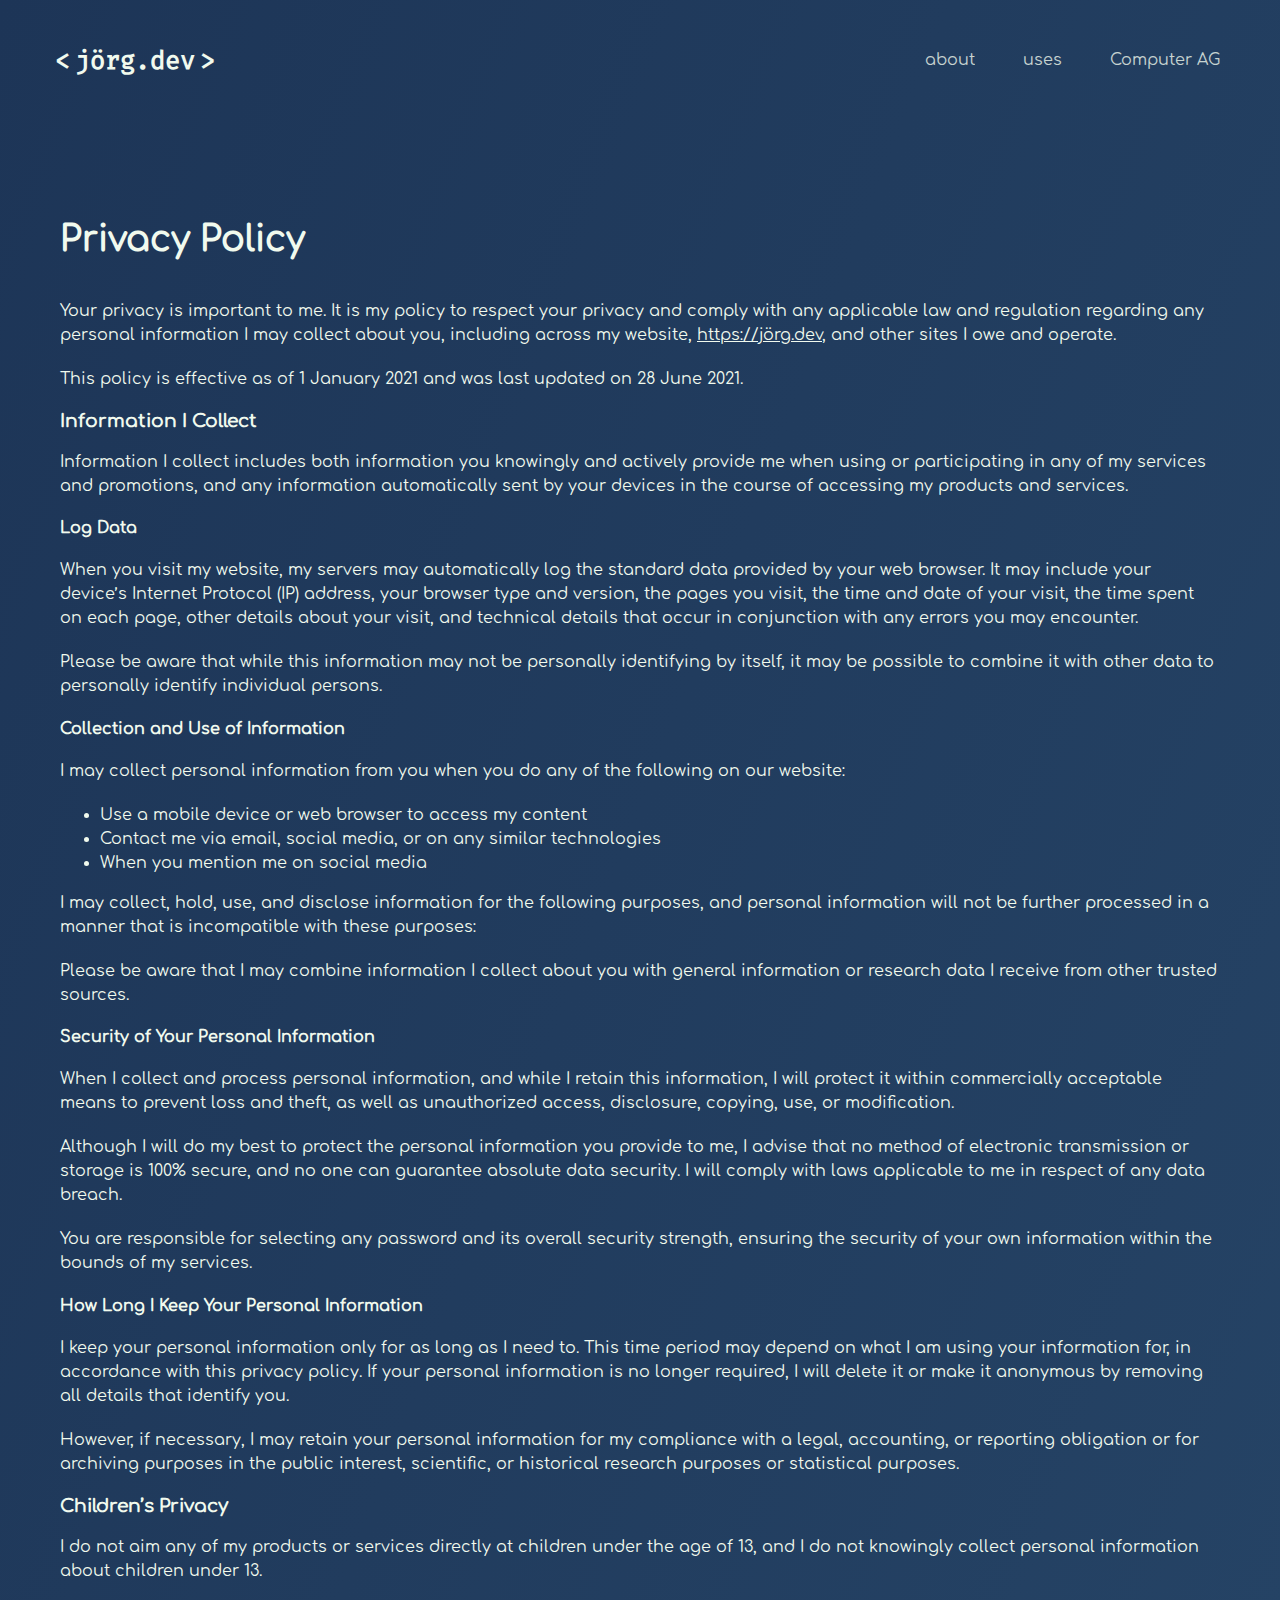
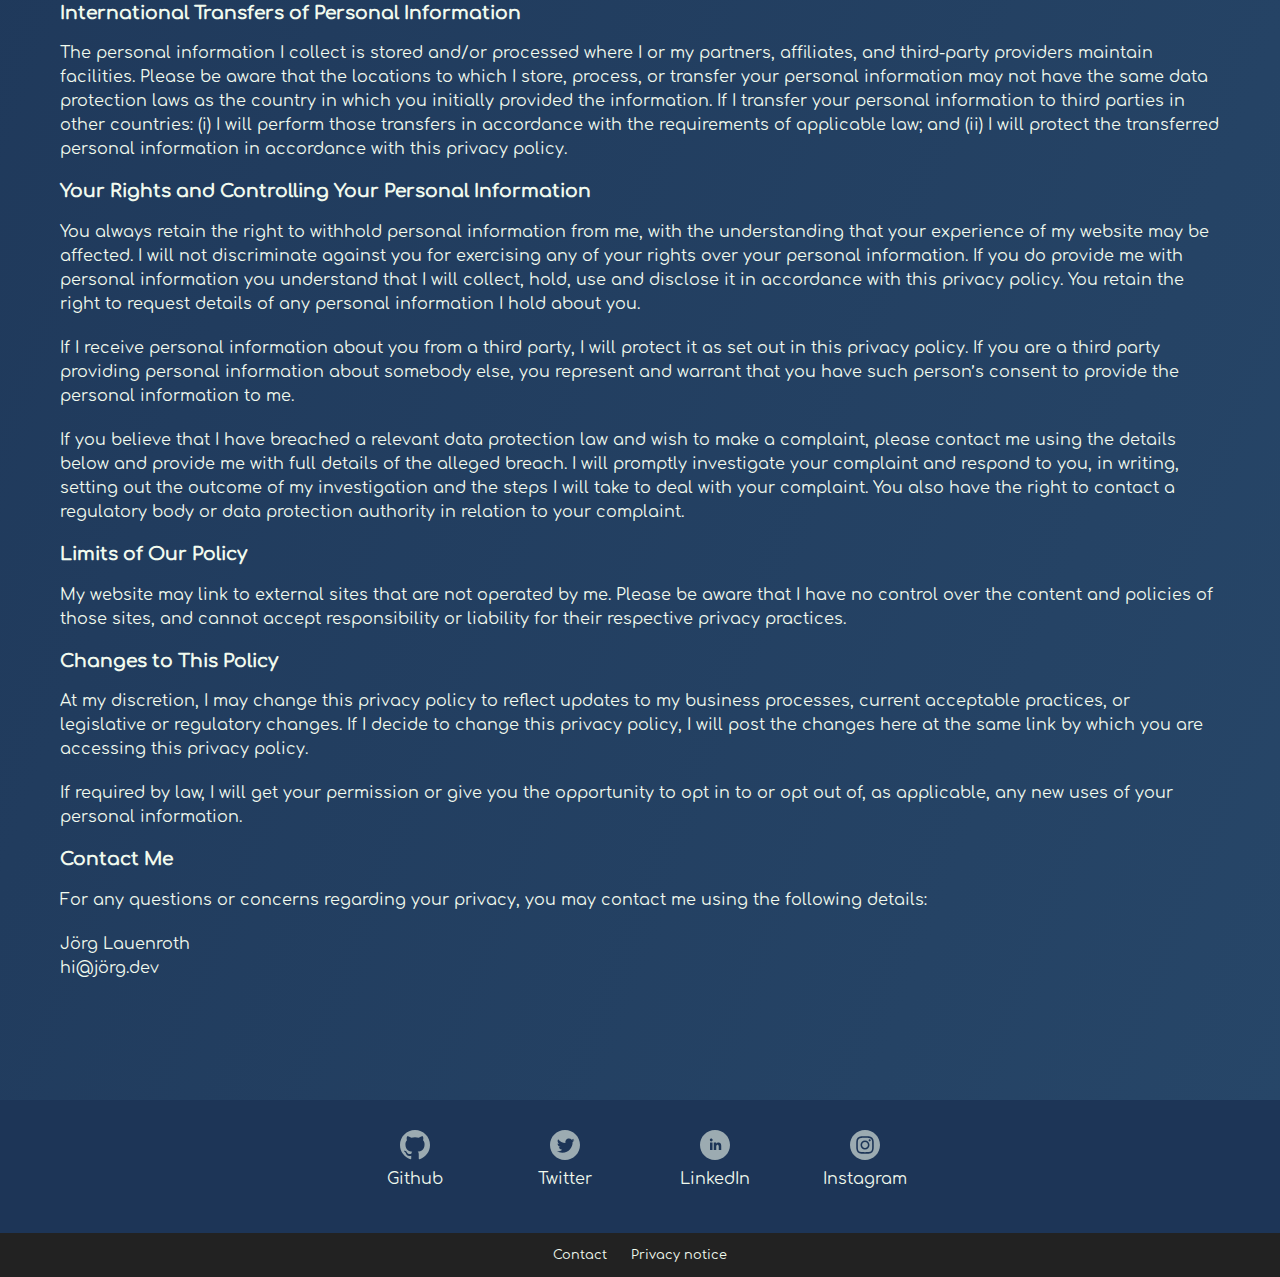
<file: privacy-notice/index.html>
<!DOCTYPE html><html lang="en"><head><title>Jörg.dev</title><meta charSet="utf-8"/><meta name="description" content="Freelancing web developer based in Berlin"/><meta name="viewport" content="width=device-width, initial-scale=1.0, minimum-scale=1.0"/><meta http-equiv="X-UA-Compatible" content="ie=edge"/><link rel="icon" href="/images/jorg-192.webp"/><link rel="apple-touch-icon" href="/images/jorg.webp"/><meta name="theme-color" content="#1d3557"/><style data-href="/styles.b46d25d0432ff77bdacd.css" data-identity="gatsby-global-css">@font-face{font-display:swap;font-family:Comfortaa;font-style:normal;font-weight:400;src:url(/static/comfortaa-cyrillic-ext-400-normal-c4ebc934c2d9438257e52c7c7e593a43.woff2) format("woff2"),url(/static/comfortaa-all-400-normal-2e320d8ffe7bf8178e902ba4662d54f7.woff) format("woff");unicode-range:U+0460-052f,U+1c80-1c88,U+20b4,U+2de0-2dff,U+a640-a69f,U+fe2e-fe2f}@font-face{font-display:swap;font-family:Comfortaa;font-style:normal;font-weight:400;src:url(/static/comfortaa-cyrillic-400-normal-dd7cad3aff3ff0e6469b74e98578cbb1.woff2) format("woff2"),url(/static/comfortaa-all-400-normal-2e320d8ffe7bf8178e902ba4662d54f7.woff) format("woff");unicode-range:U+0400-045f,U+0490-0491,U+04b0-04b1,U+2116}@font-face{font-display:swap;font-family:Comfortaa;font-style:normal;font-weight:400;src:url([data-uri]) format("woff2"),url(/static/comfortaa-all-400-normal-2e320d8ffe7bf8178e902ba4662d54f7.woff) format("woff");unicode-range:U+0370-03ff}@font-face{font-display:swap;font-family:Comfortaa;font-style:normal;font-weight:400;src:url([data-uri]) format("woff2"),url(/static/comfortaa-all-400-normal-2e320d8ffe7bf8178e902ba4662d54f7.woff) format("woff");unicode-range:U+0102-0103,U+0110-0111,U+0128-0129,U+0168-0169,U+01a0-01a1,U+01af-01b0,U+1ea0-1ef9,U+20ab}@font-face{font-display:swap;font-family:Comfortaa;font-style:normal;font-weight:400;src:url(/static/comfortaa-latin-ext-400-normal-6d31af9484d641232bd5bfefb834431d.woff2) format("woff2"),url(/static/comfortaa-all-400-normal-2e320d8ffe7bf8178e902ba4662d54f7.woff) format("woff");unicode-range:U+0100-024f,U+0259,U+1e??,U+2020,U+20a0-20ab,U+20ad-20cf,U+2113,U+2c60-2c7f,U+a720-a7ff}@font-face{font-display:swap;font-family:Comfortaa;font-style:normal;font-weight:400;src:url(/static/comfortaa-latin-400-normal-10d0757ad3de00eea8ebc91ef2b1c189.woff2) format("woff2"),url(/static/comfortaa-all-400-normal-2e320d8ffe7bf8178e902ba4662d54f7.woff) format("woff");unicode-range:U+00??,U+0131,U+0152-0153,U+02bb-02bc,U+02c6,U+02da,U+02dc,U+2000-206f,U+2074,U+20ac,U+2122,U+2191,U+2193,U+2212,U+2215,U+feff,U+fffd}@font-face{font-display:swap;font-family:Fira Code;font-style:normal;font-weight:400;src:url(/static/fira-code-cyrillic-ext-400-normal-539ecfcb436d641b720744e6c03eb5c5.woff2) format("woff2"),url(/static/fira-code-all-400-normal-8cf6b181e3c4ff70578ca065ccd229be.woff) format("woff");unicode-range:U+0460-052f,U+1c80-1c88,U+20b4,U+2de0-2dff,U+a640-a69f,U+fe2e-fe2f}@font-face{font-display:swap;font-family:Fira Code;font-style:normal;font-weight:400;src:url([data-uri]) format("woff2"),url(/static/fira-code-all-400-normal-8cf6b181e3c4ff70578ca065ccd229be.woff) format("woff");unicode-range:U+0400-045f,U+0490-0491,U+04b0-04b1,U+2116}@font-face{font-display:swap;font-family:Fira Code;font-style:normal;font-weight:400;src:url([data-uri]) format("woff2"),url(/static/fira-code-all-400-normal-8cf6b181e3c4ff70578ca065ccd229be.woff) format("woff");unicode-range:U+1f??}@font-face{font-display:swap;font-family:Fira Code;font-style:normal;font-weight:400;src:url([data-uri]) format("woff2"),url(/static/fira-code-all-400-normal-8cf6b181e3c4ff70578ca065ccd229be.woff) format("woff");unicode-range:U+0370-03ff}@font-face{font-display:swap;font-family:Fira Code;font-style:normal;font-weight:400;src:url([data-uri]) format("woff2"),url(/static/fira-code-all-400-normal-8cf6b181e3c4ff70578ca065ccd229be.woff) format("woff");unicode-range:U+0100-024f,U+0259,U+1e??,U+2020,U+20a0-20ab,U+20ad-20cf,U+2113,U+2c60-2c7f,U+a720-a7ff}@font-face{font-display:swap;font-family:Fira Code;font-style:normal;font-weight:400;src:url(/static/fira-code-latin-400-normal-535d9e43257ac4980ccc46d8daec0104.woff2) format("woff2"),url(/static/fira-code-all-400-normal-8cf6b181e3c4ff70578ca065ccd229be.woff) format("woff");unicode-range:U+00??,U+0131,U+0152-0153,U+02bb-02bc,U+02c6,U+02da,U+02dc,U+2000-206f,U+2074,U+20ac,U+2122,U+2191,U+2193,U+2212,U+2215,U+feff,U+fffd}</style><meta name="generator" content="Gatsby 3.8.1"/><style data-styled="" data-styled-version="5.3.0">:root{--color-background:#1d3557;--color-text:#f1faee;--color-secondary:#a8dadc;--color-ternary:#457b9d;--color-highlight:#e63946;--max-width:1200px;}/*!sc*/
*{font-family:'Comfortaa',Helvetica,Verdana,sans-serif;}/*!sc*/
body{background-color:var(--color-background);background:linear-gradient(111deg,var(--color-background),var(--color-ternary));background-size:400% 400%;-webkit-animation:backgroundAnimation 20s ease infinite;-webkit-animation:backgroundAnimation 20s ease infinite;animation:backgroundAnimation 20s ease infinite;color:var(--color-text);min-height:100vh;margin:0;padding:0;}/*!sc*/
h2{font-size:2.2rem;margin:0 0 40px;}/*!sc*/
p{line-height:1.5;margin:0 0 20px;}/*!sc*/
a{color:var(--color-text);}/*!sc*/
a:hover,a:focus{-webkit-text-decoration:none;text-decoration:none;}/*!sc*/
button,.btn{background-color:var(--color-highlight);border:0;border-radius:10px;color:var(--color-text);cursor:pointer;display:inline-block;font-size:1rem;opacity:.9;padding:15px;-webkit-text-decoration:none;text-decoration:none;text-align:center;-webkit-transition:.25s;transition:.25s;}/*!sc*/
button:disabled,.btn:disabled{background-color:#6c757d;cursor:not-allowed;}/*!sc*/
button:hover,.btn:hover,button:focus,.btn:focus{opacity:1;}/*!sc*/
@-webkit-keyframes backgroundAnimation{0%{background-position:0% 67%;}50%{background-position:100% 34%;}100%{background-position:0% 67%;}}/*!sc*/
@-webkit-keyframes backgroundAnimation{0%{background-position:0% 67%;}50%{background-position:100% 34%;}100%{background-position:0% 67%;}}/*!sc*/
@keyframes backgroundAnimation{0%{background-position:0% 67%;}50%{background-position:100% 34%;}100%{background-position:0% 67%;}}/*!sc*/
@-webkit-keyframes fadeIn{0%{opacity:.3;top:10px;}100%{opacity:1;top:0;}}/*!sc*/
@keyframes fadeIn{0%{opacity:.3;top:10px;}100%{opacity:1;top:0;}}/*!sc*/
data-styled.g1[id="sc-global-jLnNGv1"]{content:"sc-global-jLnNGv1,"}/*!sc*/
.eFfCLx{-webkit-align-items:center;-webkit-box-align:center;-ms-flex-align:center;align-items:center;display:-webkit-box;display:-webkit-flex;display:-ms-flexbox;display:flex;height:120px;-webkit-box-pack:justify;-webkit-justify-content:space-between;-ms-flex-pack:justify;justify-content:space-between;margin:0 auto;max-width:var(--max-width);padding:0 60px;}/*!sc*/
.eFfCLx #overlay-button,.eFfCLx input[type="checkbox"]{display:none;}/*!sc*/
.eFfCLx input[type="checkbox"]:checked ~ #overlay-button:hover span,.eFfCLx input[type="checkbox"]:checked ~ #overlay-button span{background:transparent;}/*!sc*/
.eFfCLx input[type="checkbox"]:checked ~ #overlay-button span:before{-webkit-transform:rotate(45deg) translate(7px,7px);-ms-transform:rotate(45deg) translate(7px,7px);transform:rotate(45deg) translate(7px,7px);opacity:1;}/*!sc*/
.eFfCLx input[type="checkbox"]:checked ~ #overlay-button span:after{-webkit-transform:rotate(-45deg) translate(7px,-7px);-ms-transform:rotate(-45deg) translate(7px,-7px);transform:rotate(-45deg) translate(7px,-7px);}/*!sc*/
.eFfCLx h1{-webkit-align-items:center;-webkit-box-align:center;-ms-flex-align:center;align-items:center;display:-webkit-box;display:-webkit-flex;display:-ms-flexbox;display:flex;font-family:"Fira Code";font-size:1.6rem;margin:0 6rem 0 0;}/*!sc*/
.eFfCLx h1 a{color:var(--color-text);font-family:inherit;-webkit-text-decoration:none;text-decoration:none;}/*!sc*/
.eFfCLx h1 a::before{content:"<";position:relative;right:5px;-webkit-transition:0.2s;transition:0.2s;}/*!sc*/
.eFfCLx h1 a::after{content:">";left:5px;position:relative;-webkit-transition:0.2s;transition:0.2s;}/*!sc*/
.eFfCLx h1 a:hover::before{right:2px;}/*!sc*/
.eFfCLx h1 a:hover::after{left:2px;}/*!sc*/
.eFfCLx ul{display:-webkit-box;display:-webkit-flex;display:-ms-flexbox;display:flex;margin:0;padding:0;}/*!sc*/
.eFfCLx li{list-style:none;}/*!sc*/
.eFfCLx li a{color:var(--color-text);display:block;margin-left:3rem;opacity:0.8;position:relative;-webkit-text-decoration:none;text-decoration:none;-webkit-transition:0.25s;transition:0.25s;}/*!sc*/
.eFfCLx li a::before{bottom:0;left:-7px;content:"<";opacity:0;position:absolute;-webkit-transition:0.25s;transition:0.25s;}/*!sc*/
.eFfCLx li a::after{bottom:0;content:">";opacity:0;position:absolute;right:-7px;-webkit-transition:0.25s;transition:0.25s;}/*!sc*/
.eFfCLx li a:hover,.eFfCLx li a:focus{opacity:1;}/*!sc*/
.eFfCLx li a:hover::before,.eFfCLx li a:focus::before{left:-14px;opacity:1;}/*!sc*/
.eFfCLx li a:hover::after,.eFfCLx li a:focus::after{right:-14px;opacity:1;}/*!sc*/
@media (max-width:900px){.eFfCLx{padding:0 20px;}}/*!sc*/
@media (max-width:800px){.eFfCLx{height:70px;}.eFfCLx #overlay-button{cursor:pointer;display:block;padding:26px 11px;position:absolute;right:10px;top:5px;-webkit-user-select:none;-moz-user-select:none;-ms-user-select:none;user-select:none;z-index:5;}.eFfCLx #overlay-button span{background-color:var(--color-text);border-radius:2px;display:block;height:4px;opacity:0.7;position:relative;-webkit-transition:all 0.15s ease-in-out;transition:all 0.15s ease-in-out;width:30px;}.eFfCLx #overlay-button span:before{top:-10px;visibility:visible;}.eFfCLx #overlay-button span:after{top:10px;}.eFfCLx #overlay-button span:before,.eFfCLx #overlay-button span:after{background-color:white;border-radius:2px;content:"";height:4px;position:absolute;-webkit-transition:all 0.15s ease-in-out;transition:all 0.15s ease-in-out;width:30px;}.eFfCLx #overlay-button:hover span,.eFfCLx #overlay-button:hover span:before,.eFfCLx #overlay-button:hover span:after{opacity:1;}.eFfCLx ul{background-color:var(--color-background);bottom:0;display:none;left:0;opacity:0;position:fixed;right:0;top:0;}.eFfCLx input[type="checkbox"]:checked ~ ul{display:-webkit-box;display:-webkit-flex;display:-ms-flexbox;display:flex;-webkit-flex-direction:column;-ms-flex-direction:column;flex-direction:column;-webkit-box-pack:center;-webkit-justify-content:center;-ms-flex-pack:center;justify-content:center;opacity:1;}.eFfCLx li a{-webkit-align-items:center;-webkit-box-align:center;-ms-flex-align:center;align-items:center;display:-webkit-box;display:-webkit-flex;display:-ms-flexbox;display:flex;font-size:32px;height:100%;-webkit-box-pack:center;-webkit-justify-content:center;-ms-flex-pack:center;justify-content:center;margin:30px 0;}.eFfCLx li a::before,.eFfCLx li a::after{display:none;}}/*!sc*/
data-styled.g2[id="MainLayout__MainNavigation-sc-oe2vyb-0"]{content:"eFfCLx,"}/*!sc*/
.gnthEB{min-height:80vh;}/*!sc*/
.gnthEB > section{margin:0 auto;padding:100px 60px;max-width:var(--max-width);}/*!sc*/
.gnthEB > section li{line-height:1.5;}/*!sc*/
.gnthEB .delete{opacity:0.7;-webkit-text-decoration:line-through;text-decoration:line-through;}/*!sc*/
@media (max-width:900px){.gnthEB > section{padding:50px 20px;}}/*!sc*/
data-styled.g3[id="MainLayout__MainWrapper-sc-oe2vyb-1"]{content:"gnthEB,"}/*!sc*/
.qeltQ{background-color:var(--color-background);margin-top:auto;}/*!sc*/
.qeltQ h2{font-size:1.2rem;text-align:center;}/*!sc*/
.qeltQ h2 a{-webkit-text-decoration:none;text-decoration:none;}/*!sc*/
.qeltQ h2 a:hover,.qeltQ h2 a:focus{-webkit-text-decoration:underline;text-decoration:underline;}/*!sc*/
.qeltQ > section{max-width:var(--max-width);margin:0 auto;padding:30px 60px;}/*!sc*/
.qeltQ > section:first-child{display:grid;}/*!sc*/
.qeltQ > section:first-child ul{list-style:none;padding:0;display:grid;grid-template-columns:2fr 2fr 2fr 2fr;margin:0 auto;max-width:600px;}/*!sc*/
.qeltQ > section:first-child li{display:grid;}/*!sc*/
.qeltQ > section:first-child li a{-webkit-align-items:center;-webkit-box-align:center;-ms-flex-align:center;align-items:center;display:-webkit-inline-box;display:-webkit-inline-flex;display:-ms-inline-flexbox;display:inline-flex;-webkit-flex-direction:column;-ms-flex-direction:column;flex-direction:column;margin-bottom:15px;position:relative;}/*!sc*/
.qeltQ > section:first-child li a span::before{bottom:-1px;content:"<";left:8px;opacity:0;position:absolute;-webkit-transition:0.25s;transition:0.25s;}/*!sc*/
.qeltQ > section:first-child li a span::after{bottom:-1px;content:">";right:-8px;opacity:0;position:absolute;-webkit-transition:0.25s;transition:0.25s;}/*!sc*/
.qeltQ > section:first-child li a:hover span::after{opacity:1;right:-15px;}/*!sc*/
.qeltQ > section:first-child li a:hover span::before{left:-15px;opacity:1;}/*!sc*/
.qeltQ > section:first-child li a span{display:-webkit-box;display:-webkit-flex;display:-ms-flexbox;display:flex;margin-top:10px;position:relative;}/*!sc*/
.qeltQ > section:last-child{background-color:#222;font-size:0.8rem;padding:15px;position:relative;text-align:center;white-space:nowrap;}/*!sc*/
.qeltQ > section:last-child a::before{content:"<";margin-right:5px;opacity:0;position:relative;right:-5px;-webkit-transition:0.25s;transition:0.25s;}/*!sc*/
.qeltQ > section:last-child a::after{content:">";margin-left:5px;opacity:0;position:relative;left:-5px;-webkit-transition:0.25s;transition:0.25s;}/*!sc*/
.qeltQ > section:last-child a:hover::before,.qeltQ > section:last-child a:focus::before{opacity:1;right:0;}/*!sc*/
.qeltQ > section:last-child a:hover::after,.qeltQ > section:last-child a:focus::after{opacity:1;left:0;}/*!sc*/
.qeltQ a{-webkit-text-decoration:none;text-decoration:none;}/*!sc*/
.qeltQ a svg{fill:var(--color-text);opacity:0.6;-webkit-transition:0.25s;transition:0.25s;}/*!sc*/
.qeltQ a:hover svg,.qeltQ a:focus svg{opacity:1;}/*!sc*/
@media (min-width:900px){.qeltQ > section:last-child{padding:15px 360px;}}/*!sc*/
@media (max-width:800px){.qeltQ > section:first-child{grid:none;padding:20px;}}/*!sc*/
data-styled.g4[id="MainLayout__MainFooter-sc-oe2vyb-2"]{content:"qeltQ,"}/*!sc*/
</style><title data-react-helmet="true"></title><link rel="manifest" href="/manifest.webmanifest" crossorigin="anonymous"/><meta name="theme-color" content="#1d3557"/><link rel="apple-touch-icon" sizes="192x192" href="/src/images/jorg192.webp"/><link rel="apple-touch-icon" sizes="512x512" href="/src/image/jorg.webp"/><link rel="apple-touch-icon" sizes="512x512" href="/src/image/jorg.png"/><link as="script" rel="preload" href="/webpack-runtime-413356275ddab307df5c.js"/><link as="script" rel="preload" href="/framework-6c480ce1ccc3e017629d.js"/><link as="script" rel="preload" href="/app-b0b2a5f71405d9bffcd8.js"/><link as="script" rel="preload" href="/b6072d74c1b7d5694886f2b5bb66a6b6bb6a7df4-1028b07cd8b2b4a06adb.js"/><link as="script" rel="preload" href="/component---src-pages-privacy-notice-tsx-1571249e7e81fddd912e.js"/><link as="fetch" rel="preload" href="/page-data/privacy-notice/page-data.json" crossorigin="anonymous"/><link as="fetch" rel="preload" href="/page-data/app-data.json" crossorigin="anonymous"/></head><body><div id="___gatsby"><div style="outline:none" tabindex="-1" id="gatsby-focus-wrapper"><nav class="MainLayout__MainNavigation-sc-oe2vyb-0 eFfCLx"><h1><a href="/">jörg.dev</a></h1><input type="checkbox" id="overlay-input"/><label for="overlay-input" id="overlay-button"><span></span></label><ul><li><a href="/about">about</a></li><li><a href="/uses">uses</a></li><li><a href="https://computer-ag.netlify.app/">Computer AG</a></li></ul></nav><main class="MainLayout__MainWrapper-sc-oe2vyb-1 gnthEB"><section><h2>Privacy Policy</h2><p>Your privacy is important to me. It is my policy to respect your privacy and comply with any applicable law and regulation regarding any personal information I may collect about you, including across my website,<!-- --> <a href="https://jörg.dev">https://jörg.dev</a>, and other sites I owe and operate.<!-- --> </p><p>This policy is effective as of 1 January 2021 and was last updated on 28 June 2021.<!-- --> </p><h3>Information I Collect</h3><p>Information I collect includes both information you knowingly and actively provide me when using or participating in any of my services and promotions, and any information automatically sent by your devices in the course of accessing my products and services.<!-- --> </p><h4>Log Data</h4><p>When you visit my website, my servers may automatically log the standard data provided by your web browser. It may include your device’s Internet Protocol (IP) address, your browser type and version, the pages you visit, the time and date of your visit, the time spent on each page, other details about your visit, and technical details that occur in conjunction with any errors you may encounter.<!-- --> </p><p>Please be aware that while this information may not be personally identifying by itself, it may be possible to combine it with other data to personally identify individual persons.<!-- --> </p><h4>Collection and Use of Information</h4><p>I may collect personal information from you when you do any of the following on our website:<!-- --> </p><ul><li>Use a mobile device or web browser to access my content</li><li>Contact me via email, social media, or on any similar technologies</li><li>When you mention me on social media</li></ul><p>I may collect, hold, use, and disclose information for the following purposes, and personal information will not be further processed in a manner that is incompatible with these purposes:<!-- --> </p><p>Please be aware that I may combine information I collect about you with general information or research data I receive from other trusted sources.<!-- --> </p><h4>Security of Your Personal Information</h4><p>When I collect and process personal information, and while I retain this information, I will protect it within commercially acceptable means to prevent loss and theft, as well as unauthorized access, disclosure, copying, use, or modification.<!-- --> </p><p>Although I will do my best to protect the personal information you provide to me, I advise that no method of electronic transmission or storage is 100% secure, and no one can guarantee absolute data security. I will comply with laws applicable to me in respect of any data breach.<!-- --> </p><p>You are responsible for selecting any password and its overall security strength, ensuring the security of your own information within the bounds of my services.<!-- --> </p><h4>How Long I Keep Your Personal Information</h4><p>I keep your personal information only for as long as I need to. This time period may depend on what I am using your information for, in accordance with this privacy policy. If your personal information is no longer required, I will delete it or make it anonymous by removing all details that identify you.<!-- --> </p><p>However, if necessary, I may retain your personal information for my compliance with a legal, accounting, or reporting obligation or for archiving purposes in the public interest, scientific, or historical research purposes or statistical purposes.<!-- --> </p><h3>Children’s Privacy</h3><p>I do not aim any of my products or services directly at children under the age of 13, and I do not knowingly collect personal information about children under 13.<!-- --> </p><h3>International Transfers of Personal Information</h3><p>The personal information I collect is stored and/or processed where I or my partners, affiliates, and third-party providers maintain facilities. Please be aware that the locations to which I store, process, or transfer your personal information may not have the same data protection laws as the country in which you initially provided the information. If I transfer your personal information to third parties in other countries: (i) I will perform those transfers in accordance with the requirements of applicable law; and (ii) I will protect the transferred personal information in accordance with this privacy policy.<!-- --> </p><h3>Your Rights and Controlling Your Personal Information</h3><p>You always retain the right to withhold personal information from me, with the understanding that your experience of my website may be affected. I will not discriminate against you for exercising any of your rights over your personal information. If you do provide me with personal information you understand that I will collect, hold, use and disclose it in accordance with this privacy policy. You retain the right to request details of any personal information I hold about you.<!-- --> </p><p>If I receive personal information about you from a third party, I will protect it as set out in this privacy policy. If you are a third party providing personal information about somebody else, you represent and warrant that you have such person’s consent to provide the personal information to me.<!-- --> </p><p>If you believe that I have breached a relevant data protection law and wish to make a complaint, please contact me using the details below and provide me with full details of the alleged breach. I will promptly investigate your complaint and respond to you, in writing, setting out the outcome of my investigation and the steps I will take to deal with your complaint. You also have the right to contact a regulatory body or data protection authority in relation to your complaint.<!-- --> </p><h3>Limits of Our Policy</h3><p>My website may link to external sites that are not operated by me. Please be aware that I have no control over the content and policies of those sites, and cannot accept responsibility or liability for their respective privacy practices.<!-- --> </p><h3>Changes to This Policy</h3><p>At my discretion, I may change this privacy policy to reflect updates to my business processes, current acceptable practices, or legislative or regulatory changes. If I decide to change this privacy policy, I will post the changes here at the same link by which you are accessing this privacy policy.<!-- --> </p><p>If required by law, I will get your permission or give you the opportunity to opt in to or opt out of, as applicable, any new uses of your personal information.<!-- --> </p><h3>Contact Me</h3><p>For any questions or concerns regarding your privacy, you may contact me using the following details:<!-- --> </p><p>Jörg Lauenroth<br/>hi@jörg.dev<!-- --> </p></section></main><footer class="MainLayout__MainFooter-sc-oe2vyb-2 qeltQ"><section><div><ul><li><a href="https://github.com/lauenroth"><svg xmlns="http://www.w3.org/2000/svg" width="30" height="30" viewBox="0 0 24 24"><path d="M12 0c-6.626 0-12 5.373-12 12 0 5.302 3.438 9.8 8.207 11.387.599.111.793-.261.793-.577v-2.234c-3.338.726-4.033-1.416-4.033-1.416-.546-1.387-1.333-1.756-1.333-1.756-1.089-.745.083-.729.083-.729 1.205.084 1.839 1.237 1.839 1.237 1.07 1.834 2.807 1.304 3.492.997.107-.775.418-1.305.762-1.604-2.665-.305-5.467-1.334-5.467-5.931 0-1.311.469-2.381 1.236-3.221-.124-.303-.535-1.524.117-3.176 0 0 1.008-.322 3.301 1.23.957-.266 1.983-.399 3.003-.404 1.02.005 2.047.138 3.006.404 2.291-1.552 3.297-1.23 3.297-1.23.653 1.653.242 2.874.118 3.176.77.84 1.235 1.911 1.235 3.221 0 4.609-2.807 5.624-5.479 5.921.43.372.823 1.102.823 2.222v3.293c0 .319.192.694.801.576 4.765-1.589 8.199-6.086 8.199-11.386 0-6.627-5.373-12-12-12z"></path></svg><span>Github</span></a></li><li><a href="https://twitter.com/lauenroth"><svg xmlns="http://www.w3.org/2000/svg" width="30" height="30" viewBox="0 0 24 24"><path d="M12 0c-6.627 0-12 5.373-12 12s5.373 12 12 12 12-5.373 12-12-5.373-12-12-12zm6.066 9.645c.183 4.04-2.83 8.544-8.164 8.544-1.622 0-3.131-.476-4.402-1.291 1.524.18 3.045-.244 4.252-1.189-1.256-.023-2.317-.854-2.684-1.995.451.086.895.061 1.298-.049-1.381-.278-2.335-1.522-2.304-2.853.388.215.83.344 1.301.359-1.279-.855-1.641-2.544-.889-3.835 1.416 1.738 3.533 2.881 5.92 3.001-.419-1.796.944-3.527 2.799-3.527.825 0 1.572.349 2.096.907.654-.128 1.27-.368 1.824-.697-.215.671-.67 1.233-1.263 1.589.581-.07 1.135-.224 1.649-.453-.384.578-.87 1.084-1.433 1.489z"></path></svg><span>Twitter</span></a></li><li><a href="https://de.linkedin.com/in/joerglauenroth"><svg xmlns="http://www.w3.org/2000/svg" width="30" height="30" viewBox="0 0 24 24"><path d="M12 0c-6.627 0-12 5.373-12 12s5.373 12 12 12 12-5.373 12-12-5.373-12-12-12zm-2 16h-2v-6h2v6zm-1-6.891c-.607 0-1.1-.496-1.1-1.109 0-.612.492-1.109 1.1-1.109s1.1.497 1.1 1.109c0 .613-.493 1.109-1.1 1.109zm8 6.891h-1.998v-2.861c0-1.881-2.002-1.722-2.002 0v2.861h-2v-6h2v1.093c.872-1.616 4-1.736 4 1.548v3.359z"></path></svg><span>LinkedIn</span></a></li><li><a href="https://www.instagram.com/lauenroth/"><svg xmlns="http://www.w3.org/2000/svg" width="30" height="30" viewBox="0 0 24 24"><path d="M14.829 6.302c-.738-.034-.96-.04-2.829-.04s-2.09.007-2.828.04c-1.899.087-2.783.986-2.87 2.87-.033.738-.041.959-.041 2.828s.008 2.09.041 2.829c.087 1.879.967 2.783 2.87 2.87.737.033.959.041 2.828.041 1.87 0 2.091-.007 2.829-.041 1.899-.086 2.782-.988 2.87-2.87.033-.738.04-.96.04-2.829s-.007-2.09-.04-2.828c-.088-1.883-.973-2.783-2.87-2.87zm-2.829 9.293c-1.985 0-3.595-1.609-3.595-3.595 0-1.985 1.61-3.594 3.595-3.594s3.595 1.609 3.595 3.594c0 1.985-1.61 3.595-3.595 3.595zm3.737-6.491c-.464 0-.84-.376-.84-.84 0-.464.376-.84.84-.84.464 0 .84.376.84.84 0 .463-.376.84-.84.84zm-1.404 2.896c0 1.289-1.045 2.333-2.333 2.333s-2.333-1.044-2.333-2.333c0-1.289 1.045-2.333 2.333-2.333s2.333 1.044 2.333 2.333zm-2.333-12c-6.627 0-12 5.373-12 12s5.373 12 12 12 12-5.373 12-12-5.373-12-12-12zm6.958 14.886c-.115 2.545-1.532 3.955-4.071 4.072-.747.034-.986.042-2.887.042s-2.139-.008-2.886-.042c-2.544-.117-3.955-1.529-4.072-4.072-.034-.746-.042-.985-.042-2.886 0-1.901.008-2.139.042-2.886.117-2.544 1.529-3.955 4.072-4.071.747-.035.985-.043 2.886-.043s2.14.008 2.887.043c2.545.117 3.957 1.532 4.071 4.071.034.747.042.985.042 2.886 0 1.901-.008 2.14-.042 2.886z"></path></svg><span>Instagram</span></a></li></ul></div></section><section><a href="/contact">Contact</a><a href="/privacy-notice">Privacy notice</a></section></footer></div><div id="gatsby-announcer" style="position:absolute;top:0;width:1px;height:1px;padding:0;overflow:hidden;clip:rect(0, 0, 0, 0);white-space:nowrap;border:0" aria-live="assertive" aria-atomic="true"></div></div><script id="gatsby-script-loader">/*<![CDATA[*/window.pagePath="/privacy-notice/";/*]]>*/</script><script id="gatsby-chunk-mapping">/*<![CDATA[*/window.___chunkMapping={"polyfill":["/polyfill-832962edc39683cd2b69.js"],"app":["/app-b0b2a5f71405d9bffcd8.js"],"component---cache-caches-gatsby-plugin-offline-app-shell-js":["/component---cache-caches-gatsby-plugin-offline-app-shell-js-b5c5e98488572b7323ed.js"],"component---src-pages-404-tsx":["/component---src-pages-404-tsx-5f02ddb6f90175350c5c.js"],"component---src-pages-about-tsx":["/component---src-pages-about-tsx-838d2a61af38d7ca8b64.js"],"component---src-pages-ag-anmeldung-tsx":["/component---src-pages-ag-anmeldung-tsx-8fc2abcd0ae31251d543.js"],"component---src-pages-ag-index-tsx":["/component---src-pages-ag-index-tsx-24690154d47d1cd1a4f7.js"],"component---src-pages-blog-code-editor-for-github-tsx":["/component---src-pages-blog-code-editor-for-github-tsx-e38ebe4c5330505e56dc.js"],"component---src-pages-blog-tsx":["/component---src-pages-blog-tsx-1f36477e33d2c16a49e6.js"],"component---src-pages-contact-tsx":["/component---src-pages-contact-tsx-bcc07a120006fedede3a.js"],"component---src-pages-index-tsx":["/component---src-pages-index-tsx-dc3c0da3f8ff8024f071.js"],"component---src-pages-privacy-notice-tsx":["/component---src-pages-privacy-notice-tsx-1571249e7e81fddd912e.js"],"component---src-pages-projects-tsx":["/component---src-pages-projects-tsx-2d69ce4edd6390a508b0.js"],"component---src-pages-uses-tsx":["/component---src-pages-uses-tsx-c3e63a3aea4470849a47.js"]};/*]]>*/</script><script src="/polyfill-832962edc39683cd2b69.js" nomodule=""></script><script src="/component---src-pages-privacy-notice-tsx-1571249e7e81fddd912e.js" async=""></script><script src="/b6072d74c1b7d5694886f2b5bb66a6b6bb6a7df4-1028b07cd8b2b4a06adb.js" async=""></script><script src="/app-b0b2a5f71405d9bffcd8.js" async=""></script><script src="/framework-6c480ce1ccc3e017629d.js" async=""></script><script src="/webpack-runtime-413356275ddab307df5c.js" async=""></script></body></html>
</file>
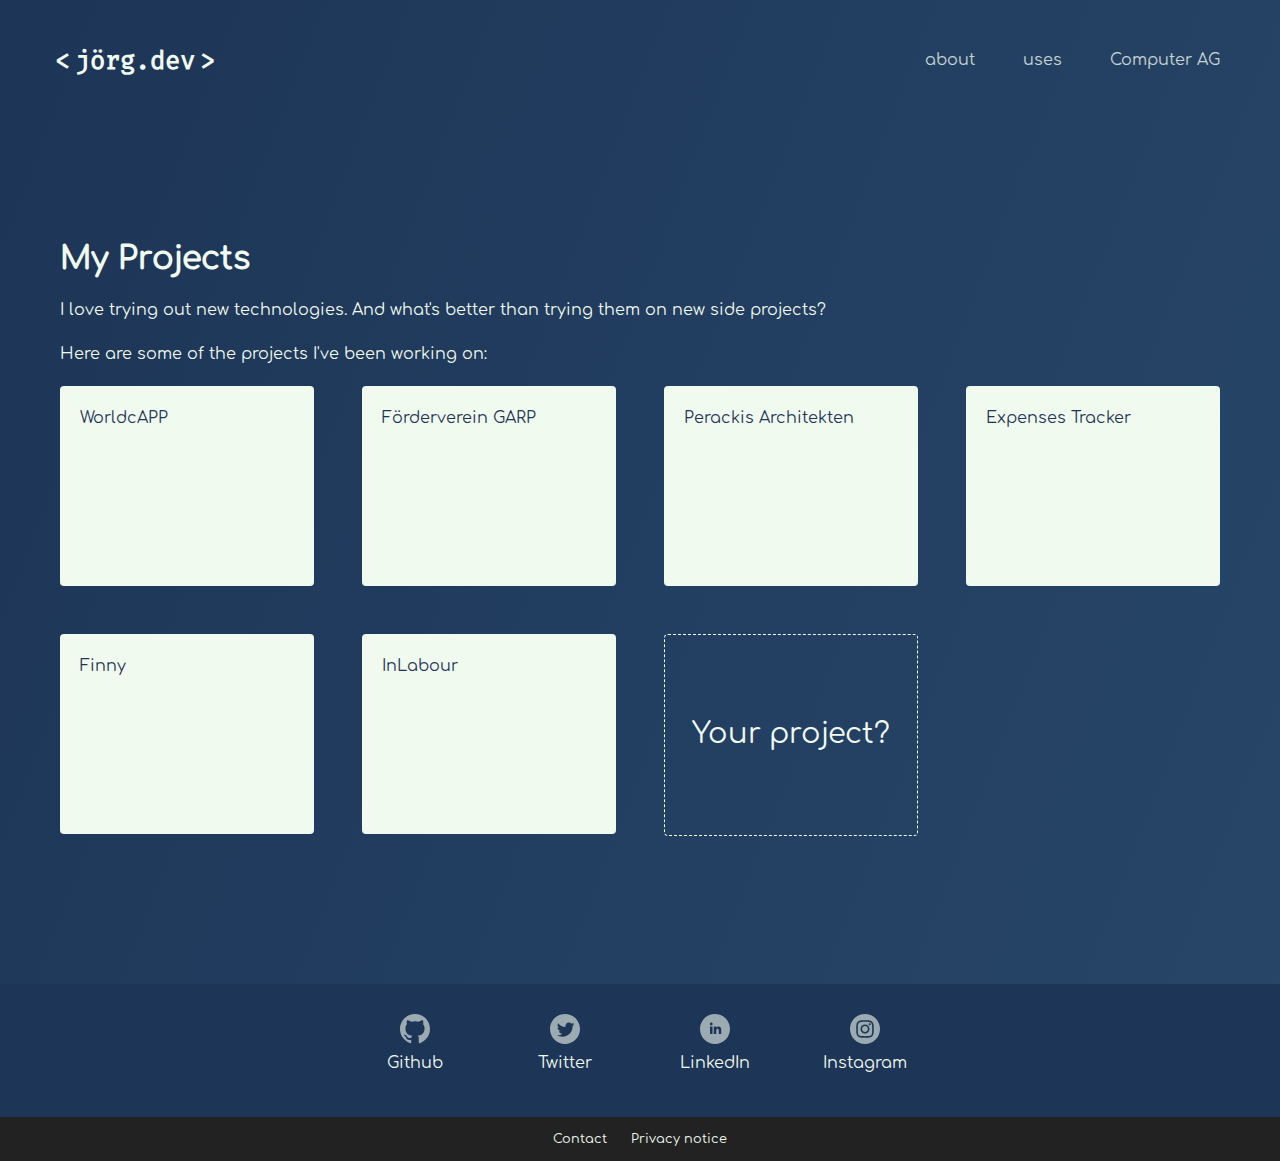
<file: projects/index.html>
<!DOCTYPE html><html lang="en"><head><title>Jörg.dev</title><meta charSet="utf-8"/><meta name="description" content="Freelancing web developer based in Berlin"/><meta name="viewport" content="width=device-width, initial-scale=1.0, minimum-scale=1.0"/><meta http-equiv="X-UA-Compatible" content="ie=edge"/><link rel="icon" href="/images/jorg-192.webp"/><link rel="apple-touch-icon" href="/images/jorg.webp"/><meta name="theme-color" content="#1d3557"/><style data-href="/styles.b46d25d0432ff77bdacd.css" data-identity="gatsby-global-css">@font-face{font-display:swap;font-family:Comfortaa;font-style:normal;font-weight:400;src:url(/static/comfortaa-cyrillic-ext-400-normal-c4ebc934c2d9438257e52c7c7e593a43.woff2) format("woff2"),url(/static/comfortaa-all-400-normal-2e320d8ffe7bf8178e902ba4662d54f7.woff) format("woff");unicode-range:U+0460-052f,U+1c80-1c88,U+20b4,U+2de0-2dff,U+a640-a69f,U+fe2e-fe2f}@font-face{font-display:swap;font-family:Comfortaa;font-style:normal;font-weight:400;src:url(/static/comfortaa-cyrillic-400-normal-dd7cad3aff3ff0e6469b74e98578cbb1.woff2) format("woff2"),url(/static/comfortaa-all-400-normal-2e320d8ffe7bf8178e902ba4662d54f7.woff) format("woff");unicode-range:U+0400-045f,U+0490-0491,U+04b0-04b1,U+2116}@font-face{font-display:swap;font-family:Comfortaa;font-style:normal;font-weight:400;src:url([data-uri]) format("woff2"),url(/static/comfortaa-all-400-normal-2e320d8ffe7bf8178e902ba4662d54f7.woff) format("woff");unicode-range:U+0370-03ff}@font-face{font-display:swap;font-family:Comfortaa;font-style:normal;font-weight:400;src:url([data-uri]) format("woff2"),url(/static/comfortaa-all-400-normal-2e320d8ffe7bf8178e902ba4662d54f7.woff) format("woff");unicode-range:U+0102-0103,U+0110-0111,U+0128-0129,U+0168-0169,U+01a0-01a1,U+01af-01b0,U+1ea0-1ef9,U+20ab}@font-face{font-display:swap;font-family:Comfortaa;font-style:normal;font-weight:400;src:url(/static/comfortaa-latin-ext-400-normal-6d31af9484d641232bd5bfefb834431d.woff2) format("woff2"),url(/static/comfortaa-all-400-normal-2e320d8ffe7bf8178e902ba4662d54f7.woff) format("woff");unicode-range:U+0100-024f,U+0259,U+1e??,U+2020,U+20a0-20ab,U+20ad-20cf,U+2113,U+2c60-2c7f,U+a720-a7ff}@font-face{font-display:swap;font-family:Comfortaa;font-style:normal;font-weight:400;src:url(/static/comfortaa-latin-400-normal-10d0757ad3de00eea8ebc91ef2b1c189.woff2) format("woff2"),url(/static/comfortaa-all-400-normal-2e320d8ffe7bf8178e902ba4662d54f7.woff) format("woff");unicode-range:U+00??,U+0131,U+0152-0153,U+02bb-02bc,U+02c6,U+02da,U+02dc,U+2000-206f,U+2074,U+20ac,U+2122,U+2191,U+2193,U+2212,U+2215,U+feff,U+fffd}@font-face{font-display:swap;font-family:Fira Code;font-style:normal;font-weight:400;src:url(/static/fira-code-cyrillic-ext-400-normal-539ecfcb436d641b720744e6c03eb5c5.woff2) format("woff2"),url(/static/fira-code-all-400-normal-8cf6b181e3c4ff70578ca065ccd229be.woff) format("woff");unicode-range:U+0460-052f,U+1c80-1c88,U+20b4,U+2de0-2dff,U+a640-a69f,U+fe2e-fe2f}@font-face{font-display:swap;font-family:Fira Code;font-style:normal;font-weight:400;src:url([data-uri]) format("woff2"),url(/static/fira-code-all-400-normal-8cf6b181e3c4ff70578ca065ccd229be.woff) format("woff");unicode-range:U+0400-045f,U+0490-0491,U+04b0-04b1,U+2116}@font-face{font-display:swap;font-family:Fira Code;font-style:normal;font-weight:400;src:url([data-uri]) format("woff2"),url(/static/fira-code-all-400-normal-8cf6b181e3c4ff70578ca065ccd229be.woff) format("woff");unicode-range:U+1f??}@font-face{font-display:swap;font-family:Fira Code;font-style:normal;font-weight:400;src:url([data-uri]) format("woff2"),url(/static/fira-code-all-400-normal-8cf6b181e3c4ff70578ca065ccd229be.woff) format("woff");unicode-range:U+0370-03ff}@font-face{font-display:swap;font-family:Fira Code;font-style:normal;font-weight:400;src:url([data-uri]) format("woff2"),url(/static/fira-code-all-400-normal-8cf6b181e3c4ff70578ca065ccd229be.woff) format("woff");unicode-range:U+0100-024f,U+0259,U+1e??,U+2020,U+20a0-20ab,U+20ad-20cf,U+2113,U+2c60-2c7f,U+a720-a7ff}@font-face{font-display:swap;font-family:Fira Code;font-style:normal;font-weight:400;src:url(/static/fira-code-latin-400-normal-535d9e43257ac4980ccc46d8daec0104.woff2) format("woff2"),url(/static/fira-code-all-400-normal-8cf6b181e3c4ff70578ca065ccd229be.woff) format("woff");unicode-range:U+00??,U+0131,U+0152-0153,U+02bb-02bc,U+02c6,U+02da,U+02dc,U+2000-206f,U+2074,U+20ac,U+2122,U+2191,U+2193,U+2212,U+2215,U+feff,U+fffd}</style><meta name="generator" content="Gatsby 3.8.1"/><style data-styled="" data-styled-version="5.3.0">:root{--color-background:#1d3557;--color-text:#f1faee;--color-secondary:#a8dadc;--color-ternary:#457b9d;--color-highlight:#e63946;--max-width:1200px;}/*!sc*/
*{font-family:'Comfortaa',Helvetica,Verdana,sans-serif;}/*!sc*/
body{background-color:var(--color-background);background:linear-gradient(111deg,var(--color-background),var(--color-ternary));background-size:400% 400%;-webkit-animation:backgroundAnimation 20s ease infinite;-webkit-animation:backgroundAnimation 20s ease infinite;animation:backgroundAnimation 20s ease infinite;color:var(--color-text);min-height:100vh;margin:0;padding:0;}/*!sc*/
h2{font-size:2.2rem;margin:0 0 40px;}/*!sc*/
p{line-height:1.5;margin:0 0 20px;}/*!sc*/
a{color:var(--color-text);}/*!sc*/
a:hover,a:focus{-webkit-text-decoration:none;text-decoration:none;}/*!sc*/
button,.btn{background-color:var(--color-highlight);border:0;border-radius:10px;color:var(--color-text);cursor:pointer;display:inline-block;font-size:1rem;opacity:.9;padding:15px;-webkit-text-decoration:none;text-decoration:none;text-align:center;-webkit-transition:.25s;transition:.25s;}/*!sc*/
button:disabled,.btn:disabled{background-color:#6c757d;cursor:not-allowed;}/*!sc*/
button:hover,.btn:hover,button:focus,.btn:focus{opacity:1;}/*!sc*/
@-webkit-keyframes backgroundAnimation{0%{background-position:0% 67%;}50%{background-position:100% 34%;}100%{background-position:0% 67%;}}/*!sc*/
@-webkit-keyframes backgroundAnimation{0%{background-position:0% 67%;}50%{background-position:100% 34%;}100%{background-position:0% 67%;}}/*!sc*/
@keyframes backgroundAnimation{0%{background-position:0% 67%;}50%{background-position:100% 34%;}100%{background-position:0% 67%;}}/*!sc*/
@-webkit-keyframes fadeIn{0%{opacity:.3;top:10px;}100%{opacity:1;top:0;}}/*!sc*/
@keyframes fadeIn{0%{opacity:.3;top:10px;}100%{opacity:1;top:0;}}/*!sc*/
data-styled.g1[id="sc-global-jLnNGv1"]{content:"sc-global-jLnNGv1,"}/*!sc*/
.eFfCLx{-webkit-align-items:center;-webkit-box-align:center;-ms-flex-align:center;align-items:center;display:-webkit-box;display:-webkit-flex;display:-ms-flexbox;display:flex;height:120px;-webkit-box-pack:justify;-webkit-justify-content:space-between;-ms-flex-pack:justify;justify-content:space-between;margin:0 auto;max-width:var(--max-width);padding:0 60px;}/*!sc*/
.eFfCLx #overlay-button,.eFfCLx input[type="checkbox"]{display:none;}/*!sc*/
.eFfCLx input[type="checkbox"]:checked ~ #overlay-button:hover span,.eFfCLx input[type="checkbox"]:checked ~ #overlay-button span{background:transparent;}/*!sc*/
.eFfCLx input[type="checkbox"]:checked ~ #overlay-button span:before{-webkit-transform:rotate(45deg) translate(7px,7px);-ms-transform:rotate(45deg) translate(7px,7px);transform:rotate(45deg) translate(7px,7px);opacity:1;}/*!sc*/
.eFfCLx input[type="checkbox"]:checked ~ #overlay-button span:after{-webkit-transform:rotate(-45deg) translate(7px,-7px);-ms-transform:rotate(-45deg) translate(7px,-7px);transform:rotate(-45deg) translate(7px,-7px);}/*!sc*/
.eFfCLx h1{-webkit-align-items:center;-webkit-box-align:center;-ms-flex-align:center;align-items:center;display:-webkit-box;display:-webkit-flex;display:-ms-flexbox;display:flex;font-family:"Fira Code";font-size:1.6rem;margin:0 6rem 0 0;}/*!sc*/
.eFfCLx h1 a{color:var(--color-text);font-family:inherit;-webkit-text-decoration:none;text-decoration:none;}/*!sc*/
.eFfCLx h1 a::before{content:"<";position:relative;right:5px;-webkit-transition:0.2s;transition:0.2s;}/*!sc*/
.eFfCLx h1 a::after{content:">";left:5px;position:relative;-webkit-transition:0.2s;transition:0.2s;}/*!sc*/
.eFfCLx h1 a:hover::before{right:2px;}/*!sc*/
.eFfCLx h1 a:hover::after{left:2px;}/*!sc*/
.eFfCLx ul{display:-webkit-box;display:-webkit-flex;display:-ms-flexbox;display:flex;margin:0;padding:0;}/*!sc*/
.eFfCLx li{list-style:none;}/*!sc*/
.eFfCLx li a{color:var(--color-text);display:block;margin-left:3rem;opacity:0.8;position:relative;-webkit-text-decoration:none;text-decoration:none;-webkit-transition:0.25s;transition:0.25s;}/*!sc*/
.eFfCLx li a::before{bottom:0;left:-7px;content:"<";opacity:0;position:absolute;-webkit-transition:0.25s;transition:0.25s;}/*!sc*/
.eFfCLx li a::after{bottom:0;content:">";opacity:0;position:absolute;right:-7px;-webkit-transition:0.25s;transition:0.25s;}/*!sc*/
.eFfCLx li a:hover,.eFfCLx li a:focus{opacity:1;}/*!sc*/
.eFfCLx li a:hover::before,.eFfCLx li a:focus::before{left:-14px;opacity:1;}/*!sc*/
.eFfCLx li a:hover::after,.eFfCLx li a:focus::after{right:-14px;opacity:1;}/*!sc*/
@media (max-width:900px){.eFfCLx{padding:0 20px;}}/*!sc*/
@media (max-width:800px){.eFfCLx{height:70px;}.eFfCLx #overlay-button{cursor:pointer;display:block;padding:26px 11px;position:absolute;right:10px;top:5px;-webkit-user-select:none;-moz-user-select:none;-ms-user-select:none;user-select:none;z-index:5;}.eFfCLx #overlay-button span{background-color:var(--color-text);border-radius:2px;display:block;height:4px;opacity:0.7;position:relative;-webkit-transition:all 0.15s ease-in-out;transition:all 0.15s ease-in-out;width:30px;}.eFfCLx #overlay-button span:before{top:-10px;visibility:visible;}.eFfCLx #overlay-button span:after{top:10px;}.eFfCLx #overlay-button span:before,.eFfCLx #overlay-button span:after{background-color:white;border-radius:2px;content:"";height:4px;position:absolute;-webkit-transition:all 0.15s ease-in-out;transition:all 0.15s ease-in-out;width:30px;}.eFfCLx #overlay-button:hover span,.eFfCLx #overlay-button:hover span:before,.eFfCLx #overlay-button:hover span:after{opacity:1;}.eFfCLx ul{background-color:var(--color-background);bottom:0;display:none;left:0;opacity:0;position:fixed;right:0;top:0;}.eFfCLx input[type="checkbox"]:checked ~ ul{display:-webkit-box;display:-webkit-flex;display:-ms-flexbox;display:flex;-webkit-flex-direction:column;-ms-flex-direction:column;flex-direction:column;-webkit-box-pack:center;-webkit-justify-content:center;-ms-flex-pack:center;justify-content:center;opacity:1;}.eFfCLx li a{-webkit-align-items:center;-webkit-box-align:center;-ms-flex-align:center;align-items:center;display:-webkit-box;display:-webkit-flex;display:-ms-flexbox;display:flex;font-size:32px;height:100%;-webkit-box-pack:center;-webkit-justify-content:center;-ms-flex-pack:center;justify-content:center;margin:30px 0;}.eFfCLx li a::before,.eFfCLx li a::after{display:none;}}/*!sc*/
data-styled.g2[id="MainLayout__MainNavigation-sc-oe2vyb-0"]{content:"eFfCLx,"}/*!sc*/
.gnthEB{min-height:80vh;}/*!sc*/
.gnthEB > section{margin:0 auto;padding:100px 60px;max-width:var(--max-width);}/*!sc*/
.gnthEB > section li{line-height:1.5;}/*!sc*/
.gnthEB .delete{opacity:0.7;-webkit-text-decoration:line-through;text-decoration:line-through;}/*!sc*/
@media (max-width:900px){.gnthEB > section{padding:50px 20px;}}/*!sc*/
data-styled.g3[id="MainLayout__MainWrapper-sc-oe2vyb-1"]{content:"gnthEB,"}/*!sc*/
.qeltQ{background-color:var(--color-background);margin-top:auto;}/*!sc*/
.qeltQ h2{font-size:1.2rem;text-align:center;}/*!sc*/
.qeltQ h2 a{-webkit-text-decoration:none;text-decoration:none;}/*!sc*/
.qeltQ h2 a:hover,.qeltQ h2 a:focus{-webkit-text-decoration:underline;text-decoration:underline;}/*!sc*/
.qeltQ > section{max-width:var(--max-width);margin:0 auto;padding:30px 60px;}/*!sc*/
.qeltQ > section:first-child{display:grid;}/*!sc*/
.qeltQ > section:first-child ul{list-style:none;padding:0;display:grid;grid-template-columns:2fr 2fr 2fr 2fr;margin:0 auto;max-width:600px;}/*!sc*/
.qeltQ > section:first-child li{display:grid;}/*!sc*/
.qeltQ > section:first-child li a{-webkit-align-items:center;-webkit-box-align:center;-ms-flex-align:center;align-items:center;display:-webkit-inline-box;display:-webkit-inline-flex;display:-ms-inline-flexbox;display:inline-flex;-webkit-flex-direction:column;-ms-flex-direction:column;flex-direction:column;margin-bottom:15px;position:relative;}/*!sc*/
.qeltQ > section:first-child li a span::before{bottom:-1px;content:"<";left:8px;opacity:0;position:absolute;-webkit-transition:0.25s;transition:0.25s;}/*!sc*/
.qeltQ > section:first-child li a span::after{bottom:-1px;content:">";right:-8px;opacity:0;position:absolute;-webkit-transition:0.25s;transition:0.25s;}/*!sc*/
.qeltQ > section:first-child li a:hover span::after{opacity:1;right:-15px;}/*!sc*/
.qeltQ > section:first-child li a:hover span::before{left:-15px;opacity:1;}/*!sc*/
.qeltQ > section:first-child li a span{display:-webkit-box;display:-webkit-flex;display:-ms-flexbox;display:flex;margin-top:10px;position:relative;}/*!sc*/
.qeltQ > section:last-child{background-color:#222;font-size:0.8rem;padding:15px;position:relative;text-align:center;white-space:nowrap;}/*!sc*/
.qeltQ > section:last-child a::before{content:"<";margin-right:5px;opacity:0;position:relative;right:-5px;-webkit-transition:0.25s;transition:0.25s;}/*!sc*/
.qeltQ > section:last-child a::after{content:">";margin-left:5px;opacity:0;position:relative;left:-5px;-webkit-transition:0.25s;transition:0.25s;}/*!sc*/
.qeltQ > section:last-child a:hover::before,.qeltQ > section:last-child a:focus::before{opacity:1;right:0;}/*!sc*/
.qeltQ > section:last-child a:hover::after,.qeltQ > section:last-child a:focus::after{opacity:1;left:0;}/*!sc*/
.qeltQ a{-webkit-text-decoration:none;text-decoration:none;}/*!sc*/
.qeltQ a svg{fill:var(--color-text);opacity:0.6;-webkit-transition:0.25s;transition:0.25s;}/*!sc*/
.qeltQ a:hover svg,.qeltQ a:focus svg{opacity:1;}/*!sc*/
@media (min-width:900px){.qeltQ > section:last-child{padding:15px 360px;}}/*!sc*/
@media (max-width:800px){.qeltQ > section:first-child{grid:none;padding:20px;}}/*!sc*/
data-styled.g4[id="MainLayout__MainFooter-sc-oe2vyb-2"]{content:"qeltQ,"}/*!sc*/
.jusJFD{display:grid;grid-template-columns:repeat(auto-fill,minmax(245px,1fr));grid-column-gap:3rem;margin:0;padding:0;}/*!sc*/
.jusJFD li{-webkit-align-items:center;-webkit-box-align:center;-ms-flex-align:center;align-items:center;display:-webkit-box;display:-webkit-flex;display:-ms-flexbox;display:flex;height:200px;-webkit-box-pack:center;-webkit-justify-content:center;-ms-flex-pack:center;justify-content:center;list-style:none;margin-bottom:3rem;}/*!sc*/
.jusJFD li:last-child{border:1px dashed var(--color-text);border-radius:4px;font-size:1.8rem;}/*!sc*/
.jusJFD a{-webkit-align-self:stretch;-ms-flex-item-align:stretch;align-self:stretch;background-color:var(--color-text);border-radius:4px;color:var(--color-background);display:block;padding:20px;-webkit-text-decoration:none;text-decoration:none;-webkit-transition:0.25s;transition:0.25s;width:100%;}/*!sc*/
.jusJFD a:hover,.jusJFD a:focus{-webkit-transform:scale(1.05);-ms-transform:scale(1.05);transform:scale(1.05);}/*!sc*/
data-styled.g20[id="projects__Projects-sc-wzkzwl-0"]{content:"jusJFD,"}/*!sc*/
</style><title data-react-helmet="true">Jörg.dev | projects</title><link rel="manifest" href="/manifest.webmanifest" crossorigin="anonymous"/><meta name="theme-color" content="#1d3557"/><link rel="apple-touch-icon" sizes="192x192" href="/src/images/jorg192.webp"/><link rel="apple-touch-icon" sizes="512x512" href="/src/image/jorg.webp"/><link rel="apple-touch-icon" sizes="512x512" href="/src/image/jorg.png"/><link as="script" rel="preload" href="/webpack-runtime-413356275ddab307df5c.js"/><link as="script" rel="preload" href="/framework-6c480ce1ccc3e017629d.js"/><link as="script" rel="preload" href="/app-b0b2a5f71405d9bffcd8.js"/><link as="script" rel="preload" href="/b6072d74c1b7d5694886f2b5bb66a6b6bb6a7df4-1028b07cd8b2b4a06adb.js"/><link as="script" rel="preload" href="/4e29b3c1044f091454532221b4cacdac14bda2e8-42e444cc855b4abbc4be.js"/><link as="script" rel="preload" href="/component---src-pages-projects-tsx-2d69ce4edd6390a508b0.js"/><link as="fetch" rel="preload" href="/page-data/projects/page-data.json" crossorigin="anonymous"/><link as="fetch" rel="preload" href="/page-data/app-data.json" crossorigin="anonymous"/></head><body><div id="___gatsby"><div style="outline:none" tabindex="-1" id="gatsby-focus-wrapper"><nav class="MainLayout__MainNavigation-sc-oe2vyb-0 eFfCLx"><h1><a href="/">jörg.dev</a></h1><input type="checkbox" id="overlay-input"/><label for="overlay-input" id="overlay-button"><span></span></label><ul><li><a href="/about">about</a></li><li><a href="/uses">uses</a></li><li><a href="https://computer-ag.netlify.app/">Computer AG</a></li></ul></nav><main class="MainLayout__MainWrapper-sc-oe2vyb-1 gnthEB"><section><h1>My Projects</h1><p>I love trying out new technologies. And what&#x27;s better than trying them on new side projects?</p><p>Here are some of the projects I&#x27;ve been working on:</p><ul class="projects__Projects-sc-wzkzwl-0 jusJFD"><li><a href="#">WorldcAPP</a></li><li><a href="#">Förderverein GARP</a></li><li><a href="#">Perackis Architekten</a></li><li><a href="#">Expenses Tracker</a></li><li><a href="#">Finny</a></li><li><a href="#">InLabour</a></li><li>Your project?</li></ul></section></main><footer class="MainLayout__MainFooter-sc-oe2vyb-2 qeltQ"><section><div><ul><li><a href="https://github.com/lauenroth"><svg xmlns="http://www.w3.org/2000/svg" width="30" height="30" viewBox="0 0 24 24"><path d="M12 0c-6.626 0-12 5.373-12 12 0 5.302 3.438 9.8 8.207 11.387.599.111.793-.261.793-.577v-2.234c-3.338.726-4.033-1.416-4.033-1.416-.546-1.387-1.333-1.756-1.333-1.756-1.089-.745.083-.729.083-.729 1.205.084 1.839 1.237 1.839 1.237 1.07 1.834 2.807 1.304 3.492.997.107-.775.418-1.305.762-1.604-2.665-.305-5.467-1.334-5.467-5.931 0-1.311.469-2.381 1.236-3.221-.124-.303-.535-1.524.117-3.176 0 0 1.008-.322 3.301 1.23.957-.266 1.983-.399 3.003-.404 1.02.005 2.047.138 3.006.404 2.291-1.552 3.297-1.23 3.297-1.23.653 1.653.242 2.874.118 3.176.77.84 1.235 1.911 1.235 3.221 0 4.609-2.807 5.624-5.479 5.921.43.372.823 1.102.823 2.222v3.293c0 .319.192.694.801.576 4.765-1.589 8.199-6.086 8.199-11.386 0-6.627-5.373-12-12-12z"></path></svg><span>Github</span></a></li><li><a href="https://twitter.com/lauenroth"><svg xmlns="http://www.w3.org/2000/svg" width="30" height="30" viewBox="0 0 24 24"><path d="M12 0c-6.627 0-12 5.373-12 12s5.373 12 12 12 12-5.373 12-12-5.373-12-12-12zm6.066 9.645c.183 4.04-2.83 8.544-8.164 8.544-1.622 0-3.131-.476-4.402-1.291 1.524.18 3.045-.244 4.252-1.189-1.256-.023-2.317-.854-2.684-1.995.451.086.895.061 1.298-.049-1.381-.278-2.335-1.522-2.304-2.853.388.215.83.344 1.301.359-1.279-.855-1.641-2.544-.889-3.835 1.416 1.738 3.533 2.881 5.92 3.001-.419-1.796.944-3.527 2.799-3.527.825 0 1.572.349 2.096.907.654-.128 1.27-.368 1.824-.697-.215.671-.67 1.233-1.263 1.589.581-.07 1.135-.224 1.649-.453-.384.578-.87 1.084-1.433 1.489z"></path></svg><span>Twitter</span></a></li><li><a href="https://de.linkedin.com/in/joerglauenroth"><svg xmlns="http://www.w3.org/2000/svg" width="30" height="30" viewBox="0 0 24 24"><path d="M12 0c-6.627 0-12 5.373-12 12s5.373 12 12 12 12-5.373 12-12-5.373-12-12-12zm-2 16h-2v-6h2v6zm-1-6.891c-.607 0-1.1-.496-1.1-1.109 0-.612.492-1.109 1.1-1.109s1.1.497 1.1 1.109c0 .613-.493 1.109-1.1 1.109zm8 6.891h-1.998v-2.861c0-1.881-2.002-1.722-2.002 0v2.861h-2v-6h2v1.093c.872-1.616 4-1.736 4 1.548v3.359z"></path></svg><span>LinkedIn</span></a></li><li><a href="https://www.instagram.com/lauenroth/"><svg xmlns="http://www.w3.org/2000/svg" width="30" height="30" viewBox="0 0 24 24"><path d="M14.829 6.302c-.738-.034-.96-.04-2.829-.04s-2.09.007-2.828.04c-1.899.087-2.783.986-2.87 2.87-.033.738-.041.959-.041 2.828s.008 2.09.041 2.829c.087 1.879.967 2.783 2.87 2.87.737.033.959.041 2.828.041 1.87 0 2.091-.007 2.829-.041 1.899-.086 2.782-.988 2.87-2.87.033-.738.04-.96.04-2.829s-.007-2.09-.04-2.828c-.088-1.883-.973-2.783-2.87-2.87zm-2.829 9.293c-1.985 0-3.595-1.609-3.595-3.595 0-1.985 1.61-3.594 3.595-3.594s3.595 1.609 3.595 3.594c0 1.985-1.61 3.595-3.595 3.595zm3.737-6.491c-.464 0-.84-.376-.84-.84 0-.464.376-.84.84-.84.464 0 .84.376.84.84 0 .463-.376.84-.84.84zm-1.404 2.896c0 1.289-1.045 2.333-2.333 2.333s-2.333-1.044-2.333-2.333c0-1.289 1.045-2.333 2.333-2.333s2.333 1.044 2.333 2.333zm-2.333-12c-6.627 0-12 5.373-12 12s5.373 12 12 12 12-5.373 12-12-5.373-12-12-12zm6.958 14.886c-.115 2.545-1.532 3.955-4.071 4.072-.747.034-.986.042-2.887.042s-2.139-.008-2.886-.042c-2.544-.117-3.955-1.529-4.072-4.072-.034-.746-.042-.985-.042-2.886 0-1.901.008-2.139.042-2.886.117-2.544 1.529-3.955 4.072-4.071.747-.035.985-.043 2.886-.043s2.14.008 2.887.043c2.545.117 3.957 1.532 4.071 4.071.034.747.042.985.042 2.886 0 1.901-.008 2.14-.042 2.886z"></path></svg><span>Instagram</span></a></li></ul></div></section><section><a href="/contact">Contact</a><a href="/privacy-notice">Privacy notice</a></section></footer></div><div id="gatsby-announcer" style="position:absolute;top:0;width:1px;height:1px;padding:0;overflow:hidden;clip:rect(0, 0, 0, 0);white-space:nowrap;border:0" aria-live="assertive" aria-atomic="true"></div></div><script id="gatsby-script-loader">/*<![CDATA[*/window.pagePath="/projects/";/*]]>*/</script><script id="gatsby-chunk-mapping">/*<![CDATA[*/window.___chunkMapping={"polyfill":["/polyfill-832962edc39683cd2b69.js"],"app":["/app-b0b2a5f71405d9bffcd8.js"],"component---cache-caches-gatsby-plugin-offline-app-shell-js":["/component---cache-caches-gatsby-plugin-offline-app-shell-js-b5c5e98488572b7323ed.js"],"component---src-pages-404-tsx":["/component---src-pages-404-tsx-5f02ddb6f90175350c5c.js"],"component---src-pages-about-tsx":["/component---src-pages-about-tsx-838d2a61af38d7ca8b64.js"],"component---src-pages-ag-anmeldung-tsx":["/component---src-pages-ag-anmeldung-tsx-8fc2abcd0ae31251d543.js"],"component---src-pages-ag-index-tsx":["/component---src-pages-ag-index-tsx-24690154d47d1cd1a4f7.js"],"component---src-pages-blog-code-editor-for-github-tsx":["/component---src-pages-blog-code-editor-for-github-tsx-e38ebe4c5330505e56dc.js"],"component---src-pages-blog-tsx":["/component---src-pages-blog-tsx-1f36477e33d2c16a49e6.js"],"component---src-pages-contact-tsx":["/component---src-pages-contact-tsx-bcc07a120006fedede3a.js"],"component---src-pages-index-tsx":["/component---src-pages-index-tsx-dc3c0da3f8ff8024f071.js"],"component---src-pages-privacy-notice-tsx":["/component---src-pages-privacy-notice-tsx-1571249e7e81fddd912e.js"],"component---src-pages-projects-tsx":["/component---src-pages-projects-tsx-2d69ce4edd6390a508b0.js"],"component---src-pages-uses-tsx":["/component---src-pages-uses-tsx-c3e63a3aea4470849a47.js"]};/*]]>*/</script><script src="/polyfill-832962edc39683cd2b69.js" nomodule=""></script><script src="/component---src-pages-projects-tsx-2d69ce4edd6390a508b0.js" async=""></script><script src="/4e29b3c1044f091454532221b4cacdac14bda2e8-42e444cc855b4abbc4be.js" async=""></script><script src="/b6072d74c1b7d5694886f2b5bb66a6b6bb6a7df4-1028b07cd8b2b4a06adb.js" async=""></script><script src="/app-b0b2a5f71405d9bffcd8.js" async=""></script><script src="/framework-6c480ce1ccc3e017629d.js" async=""></script><script src="/webpack-runtime-413356275ddab307df5c.js" async=""></script></body></html>
</file>
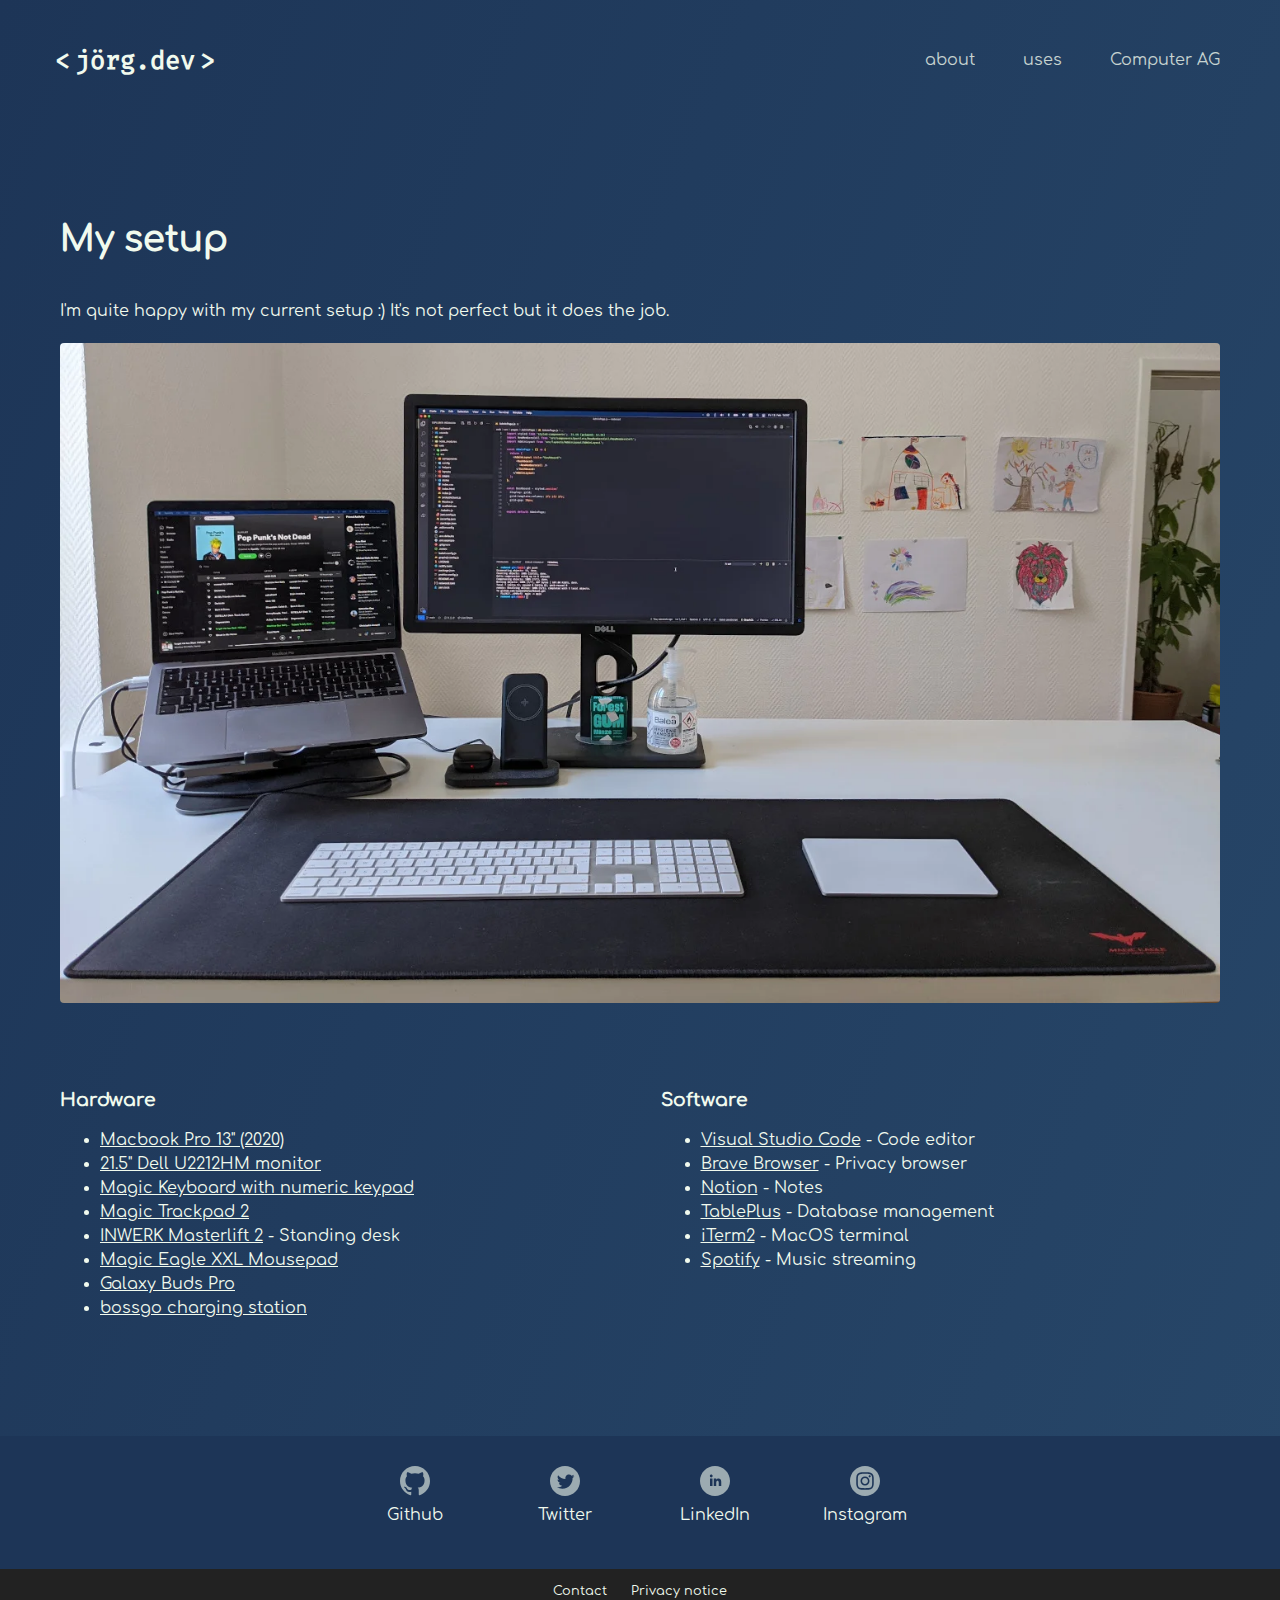
<file: uses/index.html>
<!DOCTYPE html><html lang="en"><head><title>Jörg.dev</title><meta charSet="utf-8"/><meta name="description" content="Freelancing web developer based in Berlin"/><meta name="viewport" content="width=device-width, initial-scale=1.0, minimum-scale=1.0"/><meta http-equiv="X-UA-Compatible" content="ie=edge"/><link rel="icon" href="/images/jorg-192.webp"/><link rel="apple-touch-icon" href="/images/jorg.webp"/><meta name="theme-color" content="#1d3557"/><style data-href="/styles.b46d25d0432ff77bdacd.css" data-identity="gatsby-global-css">@font-face{font-display:swap;font-family:Comfortaa;font-style:normal;font-weight:400;src:url(/static/comfortaa-cyrillic-ext-400-normal-c4ebc934c2d9438257e52c7c7e593a43.woff2) format("woff2"),url(/static/comfortaa-all-400-normal-2e320d8ffe7bf8178e902ba4662d54f7.woff) format("woff");unicode-range:U+0460-052f,U+1c80-1c88,U+20b4,U+2de0-2dff,U+a640-a69f,U+fe2e-fe2f}@font-face{font-display:swap;font-family:Comfortaa;font-style:normal;font-weight:400;src:url(/static/comfortaa-cyrillic-400-normal-dd7cad3aff3ff0e6469b74e98578cbb1.woff2) format("woff2"),url(/static/comfortaa-all-400-normal-2e320d8ffe7bf8178e902ba4662d54f7.woff) format("woff");unicode-range:U+0400-045f,U+0490-0491,U+04b0-04b1,U+2116}@font-face{font-display:swap;font-family:Comfortaa;font-style:normal;font-weight:400;src:url([data-uri]) format("woff2"),url(/static/comfortaa-all-400-normal-2e320d8ffe7bf8178e902ba4662d54f7.woff) format("woff");unicode-range:U+0370-03ff}@font-face{font-display:swap;font-family:Comfortaa;font-style:normal;font-weight:400;src:url([data-uri]) format("woff2"),url(/static/comfortaa-all-400-normal-2e320d8ffe7bf8178e902ba4662d54f7.woff) format("woff");unicode-range:U+0102-0103,U+0110-0111,U+0128-0129,U+0168-0169,U+01a0-01a1,U+01af-01b0,U+1ea0-1ef9,U+20ab}@font-face{font-display:swap;font-family:Comfortaa;font-style:normal;font-weight:400;src:url(/static/comfortaa-latin-ext-400-normal-6d31af9484d641232bd5bfefb834431d.woff2) format("woff2"),url(/static/comfortaa-all-400-normal-2e320d8ffe7bf8178e902ba4662d54f7.woff) format("woff");unicode-range:U+0100-024f,U+0259,U+1e??,U+2020,U+20a0-20ab,U+20ad-20cf,U+2113,U+2c60-2c7f,U+a720-a7ff}@font-face{font-display:swap;font-family:Comfortaa;font-style:normal;font-weight:400;src:url(/static/comfortaa-latin-400-normal-10d0757ad3de00eea8ebc91ef2b1c189.woff2) format("woff2"),url(/static/comfortaa-all-400-normal-2e320d8ffe7bf8178e902ba4662d54f7.woff) format("woff");unicode-range:U+00??,U+0131,U+0152-0153,U+02bb-02bc,U+02c6,U+02da,U+02dc,U+2000-206f,U+2074,U+20ac,U+2122,U+2191,U+2193,U+2212,U+2215,U+feff,U+fffd}@font-face{font-display:swap;font-family:Fira Code;font-style:normal;font-weight:400;src:url(/static/fira-code-cyrillic-ext-400-normal-539ecfcb436d641b720744e6c03eb5c5.woff2) format("woff2"),url(/static/fira-code-all-400-normal-8cf6b181e3c4ff70578ca065ccd229be.woff) format("woff");unicode-range:U+0460-052f,U+1c80-1c88,U+20b4,U+2de0-2dff,U+a640-a69f,U+fe2e-fe2f}@font-face{font-display:swap;font-family:Fira Code;font-style:normal;font-weight:400;src:url([data-uri]) format("woff2"),url(/static/fira-code-all-400-normal-8cf6b181e3c4ff70578ca065ccd229be.woff) format("woff");unicode-range:U+0400-045f,U+0490-0491,U+04b0-04b1,U+2116}@font-face{font-display:swap;font-family:Fira Code;font-style:normal;font-weight:400;src:url([data-uri]) format("woff2"),url(/static/fira-code-all-400-normal-8cf6b181e3c4ff70578ca065ccd229be.woff) format("woff");unicode-range:U+1f??}@font-face{font-display:swap;font-family:Fira Code;font-style:normal;font-weight:400;src:url([data-uri]) format("woff2"),url(/static/fira-code-all-400-normal-8cf6b181e3c4ff70578ca065ccd229be.woff) format("woff");unicode-range:U+0370-03ff}@font-face{font-display:swap;font-family:Fira Code;font-style:normal;font-weight:400;src:url([data-uri]) format("woff2"),url(/static/fira-code-all-400-normal-8cf6b181e3c4ff70578ca065ccd229be.woff) format("woff");unicode-range:U+0100-024f,U+0259,U+1e??,U+2020,U+20a0-20ab,U+20ad-20cf,U+2113,U+2c60-2c7f,U+a720-a7ff}@font-face{font-display:swap;font-family:Fira Code;font-style:normal;font-weight:400;src:url(/static/fira-code-latin-400-normal-535d9e43257ac4980ccc46d8daec0104.woff2) format("woff2"),url(/static/fira-code-all-400-normal-8cf6b181e3c4ff70578ca065ccd229be.woff) format("woff");unicode-range:U+00??,U+0131,U+0152-0153,U+02bb-02bc,U+02c6,U+02da,U+02dc,U+2000-206f,U+2074,U+20ac,U+2122,U+2191,U+2193,U+2212,U+2215,U+feff,U+fffd}</style><meta name="generator" content="Gatsby 3.8.1"/><style data-styled="" data-styled-version="5.3.0">:root{--color-background:#1d3557;--color-text:#f1faee;--color-secondary:#a8dadc;--color-ternary:#457b9d;--color-highlight:#e63946;--max-width:1200px;}/*!sc*/
*{font-family:'Comfortaa',Helvetica,Verdana,sans-serif;}/*!sc*/
body{background-color:var(--color-background);background:linear-gradient(111deg,var(--color-background),var(--color-ternary));background-size:400% 400%;-webkit-animation:backgroundAnimation 20s ease infinite;-webkit-animation:backgroundAnimation 20s ease infinite;animation:backgroundAnimation 20s ease infinite;color:var(--color-text);min-height:100vh;margin:0;padding:0;}/*!sc*/
h2{font-size:2.2rem;margin:0 0 40px;}/*!sc*/
p{line-height:1.5;margin:0 0 20px;}/*!sc*/
a{color:var(--color-text);}/*!sc*/
a:hover,a:focus{-webkit-text-decoration:none;text-decoration:none;}/*!sc*/
button,.btn{background-color:var(--color-highlight);border:0;border-radius:10px;color:var(--color-text);cursor:pointer;display:inline-block;font-size:1rem;opacity:.9;padding:15px;-webkit-text-decoration:none;text-decoration:none;text-align:center;-webkit-transition:.25s;transition:.25s;}/*!sc*/
button:disabled,.btn:disabled{background-color:#6c757d;cursor:not-allowed;}/*!sc*/
button:hover,.btn:hover,button:focus,.btn:focus{opacity:1;}/*!sc*/
@-webkit-keyframes backgroundAnimation{0%{background-position:0% 67%;}50%{background-position:100% 34%;}100%{background-position:0% 67%;}}/*!sc*/
@-webkit-keyframes backgroundAnimation{0%{background-position:0% 67%;}50%{background-position:100% 34%;}100%{background-position:0% 67%;}}/*!sc*/
@keyframes backgroundAnimation{0%{background-position:0% 67%;}50%{background-position:100% 34%;}100%{background-position:0% 67%;}}/*!sc*/
@-webkit-keyframes fadeIn{0%{opacity:.3;top:10px;}100%{opacity:1;top:0;}}/*!sc*/
@keyframes fadeIn{0%{opacity:.3;top:10px;}100%{opacity:1;top:0;}}/*!sc*/
data-styled.g1[id="sc-global-jLnNGv1"]{content:"sc-global-jLnNGv1,"}/*!sc*/
.eFfCLx{-webkit-align-items:center;-webkit-box-align:center;-ms-flex-align:center;align-items:center;display:-webkit-box;display:-webkit-flex;display:-ms-flexbox;display:flex;height:120px;-webkit-box-pack:justify;-webkit-justify-content:space-between;-ms-flex-pack:justify;justify-content:space-between;margin:0 auto;max-width:var(--max-width);padding:0 60px;}/*!sc*/
.eFfCLx #overlay-button,.eFfCLx input[type="checkbox"]{display:none;}/*!sc*/
.eFfCLx input[type="checkbox"]:checked ~ #overlay-button:hover span,.eFfCLx input[type="checkbox"]:checked ~ #overlay-button span{background:transparent;}/*!sc*/
.eFfCLx input[type="checkbox"]:checked ~ #overlay-button span:before{-webkit-transform:rotate(45deg) translate(7px,7px);-ms-transform:rotate(45deg) translate(7px,7px);transform:rotate(45deg) translate(7px,7px);opacity:1;}/*!sc*/
.eFfCLx input[type="checkbox"]:checked ~ #overlay-button span:after{-webkit-transform:rotate(-45deg) translate(7px,-7px);-ms-transform:rotate(-45deg) translate(7px,-7px);transform:rotate(-45deg) translate(7px,-7px);}/*!sc*/
.eFfCLx h1{-webkit-align-items:center;-webkit-box-align:center;-ms-flex-align:center;align-items:center;display:-webkit-box;display:-webkit-flex;display:-ms-flexbox;display:flex;font-family:"Fira Code";font-size:1.6rem;margin:0 6rem 0 0;}/*!sc*/
.eFfCLx h1 a{color:var(--color-text);font-family:inherit;-webkit-text-decoration:none;text-decoration:none;}/*!sc*/
.eFfCLx h1 a::before{content:"<";position:relative;right:5px;-webkit-transition:0.2s;transition:0.2s;}/*!sc*/
.eFfCLx h1 a::after{content:">";left:5px;position:relative;-webkit-transition:0.2s;transition:0.2s;}/*!sc*/
.eFfCLx h1 a:hover::before{right:2px;}/*!sc*/
.eFfCLx h1 a:hover::after{left:2px;}/*!sc*/
.eFfCLx ul{display:-webkit-box;display:-webkit-flex;display:-ms-flexbox;display:flex;margin:0;padding:0;}/*!sc*/
.eFfCLx li{list-style:none;}/*!sc*/
.eFfCLx li a{color:var(--color-text);display:block;margin-left:3rem;opacity:0.8;position:relative;-webkit-text-decoration:none;text-decoration:none;-webkit-transition:0.25s;transition:0.25s;}/*!sc*/
.eFfCLx li a::before{bottom:0;left:-7px;content:"<";opacity:0;position:absolute;-webkit-transition:0.25s;transition:0.25s;}/*!sc*/
.eFfCLx li a::after{bottom:0;content:">";opacity:0;position:absolute;right:-7px;-webkit-transition:0.25s;transition:0.25s;}/*!sc*/
.eFfCLx li a:hover,.eFfCLx li a:focus{opacity:1;}/*!sc*/
.eFfCLx li a:hover::before,.eFfCLx li a:focus::before{left:-14px;opacity:1;}/*!sc*/
.eFfCLx li a:hover::after,.eFfCLx li a:focus::after{right:-14px;opacity:1;}/*!sc*/
@media (max-width:900px){.eFfCLx{padding:0 20px;}}/*!sc*/
@media (max-width:800px){.eFfCLx{height:70px;}.eFfCLx #overlay-button{cursor:pointer;display:block;padding:26px 11px;position:absolute;right:10px;top:5px;-webkit-user-select:none;-moz-user-select:none;-ms-user-select:none;user-select:none;z-index:5;}.eFfCLx #overlay-button span{background-color:var(--color-text);border-radius:2px;display:block;height:4px;opacity:0.7;position:relative;-webkit-transition:all 0.15s ease-in-out;transition:all 0.15s ease-in-out;width:30px;}.eFfCLx #overlay-button span:before{top:-10px;visibility:visible;}.eFfCLx #overlay-button span:after{top:10px;}.eFfCLx #overlay-button span:before,.eFfCLx #overlay-button span:after{background-color:white;border-radius:2px;content:"";height:4px;position:absolute;-webkit-transition:all 0.15s ease-in-out;transition:all 0.15s ease-in-out;width:30px;}.eFfCLx #overlay-button:hover span,.eFfCLx #overlay-button:hover span:before,.eFfCLx #overlay-button:hover span:after{opacity:1;}.eFfCLx ul{background-color:var(--color-background);bottom:0;display:none;left:0;opacity:0;position:fixed;right:0;top:0;}.eFfCLx input[type="checkbox"]:checked ~ ul{display:-webkit-box;display:-webkit-flex;display:-ms-flexbox;display:flex;-webkit-flex-direction:column;-ms-flex-direction:column;flex-direction:column;-webkit-box-pack:center;-webkit-justify-content:center;-ms-flex-pack:center;justify-content:center;opacity:1;}.eFfCLx li a{-webkit-align-items:center;-webkit-box-align:center;-ms-flex-align:center;align-items:center;display:-webkit-box;display:-webkit-flex;display:-ms-flexbox;display:flex;font-size:32px;height:100%;-webkit-box-pack:center;-webkit-justify-content:center;-ms-flex-pack:center;justify-content:center;margin:30px 0;}.eFfCLx li a::before,.eFfCLx li a::after{display:none;}}/*!sc*/
data-styled.g2[id="MainLayout__MainNavigation-sc-oe2vyb-0"]{content:"eFfCLx,"}/*!sc*/
.gnthEB{min-height:80vh;}/*!sc*/
.gnthEB > section{margin:0 auto;padding:100px 60px;max-width:var(--max-width);}/*!sc*/
.gnthEB > section li{line-height:1.5;}/*!sc*/
.gnthEB .delete{opacity:0.7;-webkit-text-decoration:line-through;text-decoration:line-through;}/*!sc*/
@media (max-width:900px){.gnthEB > section{padding:50px 20px;}}/*!sc*/
data-styled.g3[id="MainLayout__MainWrapper-sc-oe2vyb-1"]{content:"gnthEB,"}/*!sc*/
.qeltQ{background-color:var(--color-background);margin-top:auto;}/*!sc*/
.qeltQ h2{font-size:1.2rem;text-align:center;}/*!sc*/
.qeltQ h2 a{-webkit-text-decoration:none;text-decoration:none;}/*!sc*/
.qeltQ h2 a:hover,.qeltQ h2 a:focus{-webkit-text-decoration:underline;text-decoration:underline;}/*!sc*/
.qeltQ > section{max-width:var(--max-width);margin:0 auto;padding:30px 60px;}/*!sc*/
.qeltQ > section:first-child{display:grid;}/*!sc*/
.qeltQ > section:first-child ul{list-style:none;padding:0;display:grid;grid-template-columns:2fr 2fr 2fr 2fr;margin:0 auto;max-width:600px;}/*!sc*/
.qeltQ > section:first-child li{display:grid;}/*!sc*/
.qeltQ > section:first-child li a{-webkit-align-items:center;-webkit-box-align:center;-ms-flex-align:center;align-items:center;display:-webkit-inline-box;display:-webkit-inline-flex;display:-ms-inline-flexbox;display:inline-flex;-webkit-flex-direction:column;-ms-flex-direction:column;flex-direction:column;margin-bottom:15px;position:relative;}/*!sc*/
.qeltQ > section:first-child li a span::before{bottom:-1px;content:"<";left:8px;opacity:0;position:absolute;-webkit-transition:0.25s;transition:0.25s;}/*!sc*/
.qeltQ > section:first-child li a span::after{bottom:-1px;content:">";right:-8px;opacity:0;position:absolute;-webkit-transition:0.25s;transition:0.25s;}/*!sc*/
.qeltQ > section:first-child li a:hover span::after{opacity:1;right:-15px;}/*!sc*/
.qeltQ > section:first-child li a:hover span::before{left:-15px;opacity:1;}/*!sc*/
.qeltQ > section:first-child li a span{display:-webkit-box;display:-webkit-flex;display:-ms-flexbox;display:flex;margin-top:10px;position:relative;}/*!sc*/
.qeltQ > section:last-child{background-color:#222;font-size:0.8rem;padding:15px;position:relative;text-align:center;white-space:nowrap;}/*!sc*/
.qeltQ > section:last-child a::before{content:"<";margin-right:5px;opacity:0;position:relative;right:-5px;-webkit-transition:0.25s;transition:0.25s;}/*!sc*/
.qeltQ > section:last-child a::after{content:">";margin-left:5px;opacity:0;position:relative;left:-5px;-webkit-transition:0.25s;transition:0.25s;}/*!sc*/
.qeltQ > section:last-child a:hover::before,.qeltQ > section:last-child a:focus::before{opacity:1;right:0;}/*!sc*/
.qeltQ > section:last-child a:hover::after,.qeltQ > section:last-child a:focus::after{opacity:1;left:0;}/*!sc*/
.qeltQ a{-webkit-text-decoration:none;text-decoration:none;}/*!sc*/
.qeltQ a svg{fill:var(--color-text);opacity:0.6;-webkit-transition:0.25s;transition:0.25s;}/*!sc*/
.qeltQ a:hover svg,.qeltQ a:focus svg{opacity:1;}/*!sc*/
@media (min-width:900px){.qeltQ > section:last-child{padding:15px 360px;}}/*!sc*/
@media (max-width:800px){.qeltQ > section:first-child{grid:none;padding:20px;}}/*!sc*/
data-styled.g4[id="MainLayout__MainFooter-sc-oe2vyb-2"]{content:"qeltQ,"}/*!sc*/
.cKmItW img{border-radius:4px;max-width:100%;}/*!sc*/
.cKmItW h3{margin-top:60px;}/*!sc*/
.cKmItW li{line-height:1.5;}/*!sc*/
data-styled.g21[id="uses__Wrapper-sc-1gl7nqc-0"]{content:"cKmItW,"}/*!sc*/
.kbHFBp{display:grid;grid-gap:20px;grid-template-columns:auto auto;}/*!sc*/
data-styled.g22[id="uses__SetupDetails-sc-1gl7nqc-1"]{content:"kbHFBp,"}/*!sc*/
</style><title data-react-helmet="true">Jörg.dev | uses</title><link rel="manifest" href="/manifest.webmanifest" crossorigin="anonymous"/><meta name="theme-color" content="#1d3557"/><link rel="apple-touch-icon" sizes="192x192" href="/src/images/jorg192.webp"/><link rel="apple-touch-icon" sizes="512x512" href="/src/image/jorg.webp"/><link rel="apple-touch-icon" sizes="512x512" href="/src/image/jorg.png"/><link as="script" rel="preload" href="/webpack-runtime-413356275ddab307df5c.js"/><link as="script" rel="preload" href="/framework-6c480ce1ccc3e017629d.js"/><link as="script" rel="preload" href="/app-b0b2a5f71405d9bffcd8.js"/><link as="script" rel="preload" href="/b6072d74c1b7d5694886f2b5bb66a6b6bb6a7df4-1028b07cd8b2b4a06adb.js"/><link as="script" rel="preload" href="/4e29b3c1044f091454532221b4cacdac14bda2e8-42e444cc855b4abbc4be.js"/><link as="script" rel="preload" href="/component---src-pages-uses-tsx-c3e63a3aea4470849a47.js"/><link as="fetch" rel="preload" href="/page-data/uses/page-data.json" crossorigin="anonymous"/><link as="fetch" rel="preload" href="/page-data/app-data.json" crossorigin="anonymous"/></head><body><div id="___gatsby"><div style="outline:none" tabindex="-1" id="gatsby-focus-wrapper"><nav class="MainLayout__MainNavigation-sc-oe2vyb-0 eFfCLx"><h1><a href="/">jörg.dev</a></h1><input type="checkbox" id="overlay-input"/><label for="overlay-input" id="overlay-button"><span></span></label><ul><li><a href="/about">about</a></li><li><a href="/uses">uses</a></li><li><a href="https://computer-ag.netlify.app/">Computer AG</a></li></ul></nav><main class="MainLayout__MainWrapper-sc-oe2vyb-1 gnthEB"><section class="uses__Wrapper-sc-1gl7nqc-0 cKmItW"><h2>My setup</h2><p>I&#x27;m quite happy with my current setup :) It&#x27;s not perfect but it does the job.</p><p><img src="/static/setup-029155260ca5e09569c2460fa59bb4ab.webp" alt="My setup with laptop, monitor, keyboard etc"/></p><div class="uses__SetupDetails-sc-1gl7nqc-1 kbHFBp"><div><h3>Hardware</h3><ul><li><a href="https://www.apple.com/macbook-pro-13/">Macbook Pro 13&quot; (2020)</a></li><li><a href="https://www.amazon.com/Dell-PF48H-21-5-Inch-Discontinued-Manufacturer/dp/B005OHPW1Q">21.5&quot; Dell U2212HM monitor</a></li><li><a href="https://www.apple.com/de/shop/product/MQ052Z/A/magic-keyboard-mit-ziffernblock-englisch-international-silber">Magic Keyboard with numeric keypad</a></li><li><a href="https://www.apple.com/de/shop/product/MJ2R2Z/A/magic-trackpad-2-silber">Magic Trackpad 2</a></li><li><a href="https://www.inwerk-bueromoebel.de/made-by-inwerk/hoehenverstellbare-schreibtische-masterlift/masterlift2/">INWERK Masterlift 2</a> <!-- -->- Standing desk</li><li><a href="https://www.amazon.de/HAVIT-Wasserdicht-Tischunterlage-extended-mousepad/dp/B01LYBDDDS/">Magic Eagle XXL Mousepad</a></li><li><a href="https://www.samsung.com/global/galaxy/galaxy-buds-pro/">Galaxy Buds Pro</a></li><li><a href="https://www.amazon.de/gp/product/B089VX137D/">bossgo charging station</a></li></ul></div><div><h3>Software</h3><ul><li><a href="https://code.visualstudio.com/">Visual Studio Code</a> - Code editor</li><li><a href="https://brave.com/">Brave Browser</a> - Privacy browser</li><li><a href="https://www.notion.so/">Notion</a> - Notes</li><li><a href="https://www.tableplus.io/">TablePlus</a> - Database management</li><li><a href="https://iterm2.com/">iTerm2</a> - MacOS terminal</li><li><a href="https://www.spotify.com/">Spotify</a> - Music streaming</li></ul></div></div></section></main><footer class="MainLayout__MainFooter-sc-oe2vyb-2 qeltQ"><section><div><ul><li><a href="https://github.com/lauenroth"><svg xmlns="http://www.w3.org/2000/svg" width="30" height="30" viewBox="0 0 24 24"><path d="M12 0c-6.626 0-12 5.373-12 12 0 5.302 3.438 9.8 8.207 11.387.599.111.793-.261.793-.577v-2.234c-3.338.726-4.033-1.416-4.033-1.416-.546-1.387-1.333-1.756-1.333-1.756-1.089-.745.083-.729.083-.729 1.205.084 1.839 1.237 1.839 1.237 1.07 1.834 2.807 1.304 3.492.997.107-.775.418-1.305.762-1.604-2.665-.305-5.467-1.334-5.467-5.931 0-1.311.469-2.381 1.236-3.221-.124-.303-.535-1.524.117-3.176 0 0 1.008-.322 3.301 1.23.957-.266 1.983-.399 3.003-.404 1.02.005 2.047.138 3.006.404 2.291-1.552 3.297-1.23 3.297-1.23.653 1.653.242 2.874.118 3.176.77.84 1.235 1.911 1.235 3.221 0 4.609-2.807 5.624-5.479 5.921.43.372.823 1.102.823 2.222v3.293c0 .319.192.694.801.576 4.765-1.589 8.199-6.086 8.199-11.386 0-6.627-5.373-12-12-12z"></path></svg><span>Github</span></a></li><li><a href="https://twitter.com/lauenroth"><svg xmlns="http://www.w3.org/2000/svg" width="30" height="30" viewBox="0 0 24 24"><path d="M12 0c-6.627 0-12 5.373-12 12s5.373 12 12 12 12-5.373 12-12-5.373-12-12-12zm6.066 9.645c.183 4.04-2.83 8.544-8.164 8.544-1.622 0-3.131-.476-4.402-1.291 1.524.18 3.045-.244 4.252-1.189-1.256-.023-2.317-.854-2.684-1.995.451.086.895.061 1.298-.049-1.381-.278-2.335-1.522-2.304-2.853.388.215.83.344 1.301.359-1.279-.855-1.641-2.544-.889-3.835 1.416 1.738 3.533 2.881 5.92 3.001-.419-1.796.944-3.527 2.799-3.527.825 0 1.572.349 2.096.907.654-.128 1.27-.368 1.824-.697-.215.671-.67 1.233-1.263 1.589.581-.07 1.135-.224 1.649-.453-.384.578-.87 1.084-1.433 1.489z"></path></svg><span>Twitter</span></a></li><li><a href="https://de.linkedin.com/in/joerglauenroth"><svg xmlns="http://www.w3.org/2000/svg" width="30" height="30" viewBox="0 0 24 24"><path d="M12 0c-6.627 0-12 5.373-12 12s5.373 12 12 12 12-5.373 12-12-5.373-12-12-12zm-2 16h-2v-6h2v6zm-1-6.891c-.607 0-1.1-.496-1.1-1.109 0-.612.492-1.109 1.1-1.109s1.1.497 1.1 1.109c0 .613-.493 1.109-1.1 1.109zm8 6.891h-1.998v-2.861c0-1.881-2.002-1.722-2.002 0v2.861h-2v-6h2v1.093c.872-1.616 4-1.736 4 1.548v3.359z"></path></svg><span>LinkedIn</span></a></li><li><a href="https://www.instagram.com/lauenroth/"><svg xmlns="http://www.w3.org/2000/svg" width="30" height="30" viewBox="0 0 24 24"><path d="M14.829 6.302c-.738-.034-.96-.04-2.829-.04s-2.09.007-2.828.04c-1.899.087-2.783.986-2.87 2.87-.033.738-.041.959-.041 2.828s.008 2.09.041 2.829c.087 1.879.967 2.783 2.87 2.87.737.033.959.041 2.828.041 1.87 0 2.091-.007 2.829-.041 1.899-.086 2.782-.988 2.87-2.87.033-.738.04-.96.04-2.829s-.007-2.09-.04-2.828c-.088-1.883-.973-2.783-2.87-2.87zm-2.829 9.293c-1.985 0-3.595-1.609-3.595-3.595 0-1.985 1.61-3.594 3.595-3.594s3.595 1.609 3.595 3.594c0 1.985-1.61 3.595-3.595 3.595zm3.737-6.491c-.464 0-.84-.376-.84-.84 0-.464.376-.84.84-.84.464 0 .84.376.84.84 0 .463-.376.84-.84.84zm-1.404 2.896c0 1.289-1.045 2.333-2.333 2.333s-2.333-1.044-2.333-2.333c0-1.289 1.045-2.333 2.333-2.333s2.333 1.044 2.333 2.333zm-2.333-12c-6.627 0-12 5.373-12 12s5.373 12 12 12 12-5.373 12-12-5.373-12-12-12zm6.958 14.886c-.115 2.545-1.532 3.955-4.071 4.072-.747.034-.986.042-2.887.042s-2.139-.008-2.886-.042c-2.544-.117-3.955-1.529-4.072-4.072-.034-.746-.042-.985-.042-2.886 0-1.901.008-2.139.042-2.886.117-2.544 1.529-3.955 4.072-4.071.747-.035.985-.043 2.886-.043s2.14.008 2.887.043c2.545.117 3.957 1.532 4.071 4.071.034.747.042.985.042 2.886 0 1.901-.008 2.14-.042 2.886z"></path></svg><span>Instagram</span></a></li></ul></div></section><section><a href="/contact">Contact</a><a href="/privacy-notice">Privacy notice</a></section></footer></div><div id="gatsby-announcer" style="position:absolute;top:0;width:1px;height:1px;padding:0;overflow:hidden;clip:rect(0, 0, 0, 0);white-space:nowrap;border:0" aria-live="assertive" aria-atomic="true"></div></div><script id="gatsby-script-loader">/*<![CDATA[*/window.pagePath="/uses/";/*]]>*/</script><script id="gatsby-chunk-mapping">/*<![CDATA[*/window.___chunkMapping={"polyfill":["/polyfill-832962edc39683cd2b69.js"],"app":["/app-b0b2a5f71405d9bffcd8.js"],"component---cache-caches-gatsby-plugin-offline-app-shell-js":["/component---cache-caches-gatsby-plugin-offline-app-shell-js-b5c5e98488572b7323ed.js"],"component---src-pages-404-tsx":["/component---src-pages-404-tsx-5f02ddb6f90175350c5c.js"],"component---src-pages-about-tsx":["/component---src-pages-about-tsx-838d2a61af38d7ca8b64.js"],"component---src-pages-ag-anmeldung-tsx":["/component---src-pages-ag-anmeldung-tsx-8fc2abcd0ae31251d543.js"],"component---src-pages-ag-index-tsx":["/component---src-pages-ag-index-tsx-24690154d47d1cd1a4f7.js"],"component---src-pages-blog-code-editor-for-github-tsx":["/component---src-pages-blog-code-editor-for-github-tsx-e38ebe4c5330505e56dc.js"],"component---src-pages-blog-tsx":["/component---src-pages-blog-tsx-1f36477e33d2c16a49e6.js"],"component---src-pages-contact-tsx":["/component---src-pages-contact-tsx-bcc07a120006fedede3a.js"],"component---src-pages-index-tsx":["/component---src-pages-index-tsx-dc3c0da3f8ff8024f071.js"],"component---src-pages-privacy-notice-tsx":["/component---src-pages-privacy-notice-tsx-1571249e7e81fddd912e.js"],"component---src-pages-projects-tsx":["/component---src-pages-projects-tsx-2d69ce4edd6390a508b0.js"],"component---src-pages-uses-tsx":["/component---src-pages-uses-tsx-c3e63a3aea4470849a47.js"]};/*]]>*/</script><script src="/polyfill-832962edc39683cd2b69.js" nomodule=""></script><script src="/component---src-pages-uses-tsx-c3e63a3aea4470849a47.js" async=""></script><script src="/4e29b3c1044f091454532221b4cacdac14bda2e8-42e444cc855b4abbc4be.js" async=""></script><script src="/b6072d74c1b7d5694886f2b5bb66a6b6bb6a7df4-1028b07cd8b2b4a06adb.js" async=""></script><script src="/app-b0b2a5f71405d9bffcd8.js" async=""></script><script src="/framework-6c480ce1ccc3e017629d.js" async=""></script><script src="/webpack-runtime-413356275ddab307df5c.js" async=""></script></body></html>
</file>
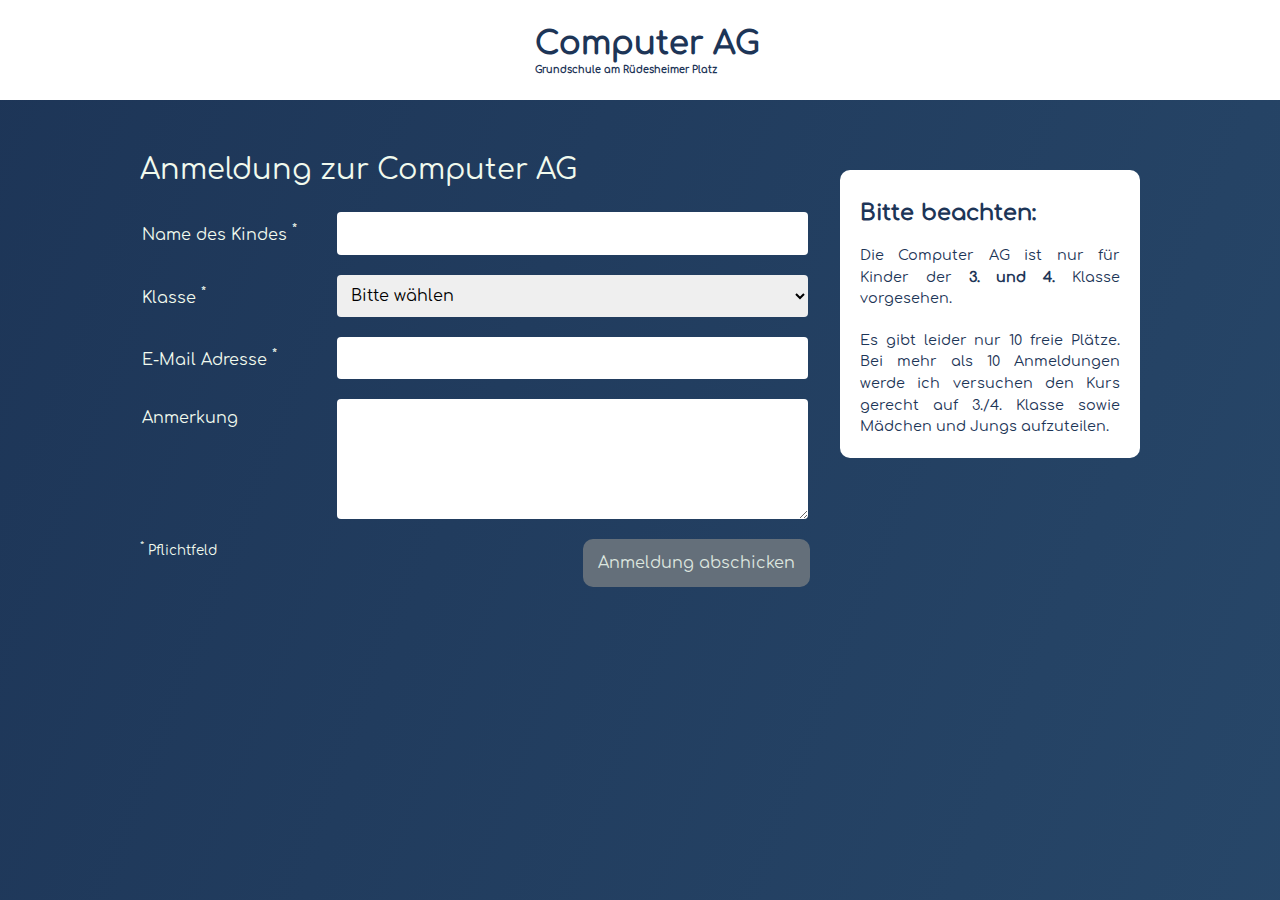
<file: ag/anmeldung/index.html>
<!DOCTYPE html><html lang="en"><head><title>Jörg.dev</title><meta charSet="utf-8"/><meta name="description" content="Freelancing web developer based in Berlin"/><meta name="viewport" content="width=device-width, initial-scale=1.0, minimum-scale=1.0"/><meta http-equiv="X-UA-Compatible" content="ie=edge"/><link rel="icon" href="/images/jorg-192.webp"/><link rel="apple-touch-icon" href="/images/jorg.webp"/><meta name="theme-color" content="#1d3557"/><style data-href="/styles.b46d25d0432ff77bdacd.css" data-identity="gatsby-global-css">@font-face{font-display:swap;font-family:Comfortaa;font-style:normal;font-weight:400;src:url(/static/comfortaa-cyrillic-ext-400-normal-c4ebc934c2d9438257e52c7c7e593a43.woff2) format("woff2"),url(/static/comfortaa-all-400-normal-2e320d8ffe7bf8178e902ba4662d54f7.woff) format("woff");unicode-range:U+0460-052f,U+1c80-1c88,U+20b4,U+2de0-2dff,U+a640-a69f,U+fe2e-fe2f}@font-face{font-display:swap;font-family:Comfortaa;font-style:normal;font-weight:400;src:url(/static/comfortaa-cyrillic-400-normal-dd7cad3aff3ff0e6469b74e98578cbb1.woff2) format("woff2"),url(/static/comfortaa-all-400-normal-2e320d8ffe7bf8178e902ba4662d54f7.woff) format("woff");unicode-range:U+0400-045f,U+0490-0491,U+04b0-04b1,U+2116}@font-face{font-display:swap;font-family:Comfortaa;font-style:normal;font-weight:400;src:url([data-uri]) format("woff2"),url(/static/comfortaa-all-400-normal-2e320d8ffe7bf8178e902ba4662d54f7.woff) format("woff");unicode-range:U+0370-03ff}@font-face{font-display:swap;font-family:Comfortaa;font-style:normal;font-weight:400;src:url([data-uri]) format("woff2"),url(/static/comfortaa-all-400-normal-2e320d8ffe7bf8178e902ba4662d54f7.woff) format("woff");unicode-range:U+0102-0103,U+0110-0111,U+0128-0129,U+0168-0169,U+01a0-01a1,U+01af-01b0,U+1ea0-1ef9,U+20ab}@font-face{font-display:swap;font-family:Comfortaa;font-style:normal;font-weight:400;src:url(/static/comfortaa-latin-ext-400-normal-6d31af9484d641232bd5bfefb834431d.woff2) format("woff2"),url(/static/comfortaa-all-400-normal-2e320d8ffe7bf8178e902ba4662d54f7.woff) format("woff");unicode-range:U+0100-024f,U+0259,U+1e??,U+2020,U+20a0-20ab,U+20ad-20cf,U+2113,U+2c60-2c7f,U+a720-a7ff}@font-face{font-display:swap;font-family:Comfortaa;font-style:normal;font-weight:400;src:url(/static/comfortaa-latin-400-normal-10d0757ad3de00eea8ebc91ef2b1c189.woff2) format("woff2"),url(/static/comfortaa-all-400-normal-2e320d8ffe7bf8178e902ba4662d54f7.woff) format("woff");unicode-range:U+00??,U+0131,U+0152-0153,U+02bb-02bc,U+02c6,U+02da,U+02dc,U+2000-206f,U+2074,U+20ac,U+2122,U+2191,U+2193,U+2212,U+2215,U+feff,U+fffd}@font-face{font-display:swap;font-family:Fira Code;font-style:normal;font-weight:400;src:url(/static/fira-code-cyrillic-ext-400-normal-539ecfcb436d641b720744e6c03eb5c5.woff2) format("woff2"),url(/static/fira-code-all-400-normal-8cf6b181e3c4ff70578ca065ccd229be.woff) format("woff");unicode-range:U+0460-052f,U+1c80-1c88,U+20b4,U+2de0-2dff,U+a640-a69f,U+fe2e-fe2f}@font-face{font-display:swap;font-family:Fira Code;font-style:normal;font-weight:400;src:url([data-uri]) format("woff2"),url(/static/fira-code-all-400-normal-8cf6b181e3c4ff70578ca065ccd229be.woff) format("woff");unicode-range:U+0400-045f,U+0490-0491,U+04b0-04b1,U+2116}@font-face{font-display:swap;font-family:Fira Code;font-style:normal;font-weight:400;src:url([data-uri]) format("woff2"),url(/static/fira-code-all-400-normal-8cf6b181e3c4ff70578ca065ccd229be.woff) format("woff");unicode-range:U+1f??}@font-face{font-display:swap;font-family:Fira Code;font-style:normal;font-weight:400;src:url([data-uri]) format("woff2"),url(/static/fira-code-all-400-normal-8cf6b181e3c4ff70578ca065ccd229be.woff) format("woff");unicode-range:U+0370-03ff}@font-face{font-display:swap;font-family:Fira Code;font-style:normal;font-weight:400;src:url([data-uri]) format("woff2"),url(/static/fira-code-all-400-normal-8cf6b181e3c4ff70578ca065ccd229be.woff) format("woff");unicode-range:U+0100-024f,U+0259,U+1e??,U+2020,U+20a0-20ab,U+20ad-20cf,U+2113,U+2c60-2c7f,U+a720-a7ff}@font-face{font-display:swap;font-family:Fira Code;font-style:normal;font-weight:400;src:url(/static/fira-code-latin-400-normal-535d9e43257ac4980ccc46d8daec0104.woff2) format("woff2"),url(/static/fira-code-all-400-normal-8cf6b181e3c4ff70578ca065ccd229be.woff) format("woff");unicode-range:U+00??,U+0131,U+0152-0153,U+02bb-02bc,U+02c6,U+02da,U+02dc,U+2000-206f,U+2074,U+20ac,U+2122,U+2191,U+2193,U+2212,U+2215,U+feff,U+fffd}</style><meta name="generator" content="Gatsby 3.8.1"/><style data-styled="" data-styled-version="5.3.0">:root{--color-background:#1d3557;--color-text:#f1faee;--color-secondary:#a8dadc;--color-ternary:#457b9d;--color-highlight:#e63946;--max-width:1200px;}/*!sc*/
*{font-family:'Comfortaa',Helvetica,Verdana,sans-serif;}/*!sc*/
body{background-color:var(--color-background);background:linear-gradient(111deg,var(--color-background),var(--color-ternary));background-size:400% 400%;-webkit-animation:backgroundAnimation 20s ease infinite;-webkit-animation:backgroundAnimation 20s ease infinite;animation:backgroundAnimation 20s ease infinite;color:var(--color-text);min-height:100vh;margin:0;padding:0;}/*!sc*/
h2{font-size:2.2rem;margin:0 0 40px;}/*!sc*/
p{line-height:1.5;margin:0 0 20px;}/*!sc*/
a{color:var(--color-text);}/*!sc*/
a:hover,a:focus{-webkit-text-decoration:none;text-decoration:none;}/*!sc*/
button,.btn{background-color:var(--color-highlight);border:0;border-radius:10px;color:var(--color-text);cursor:pointer;display:inline-block;font-size:1rem;opacity:.9;padding:15px;-webkit-text-decoration:none;text-decoration:none;text-align:center;-webkit-transition:.25s;transition:.25s;}/*!sc*/
button:disabled,.btn:disabled{background-color:#6c757d;cursor:not-allowed;}/*!sc*/
button:hover,.btn:hover,button:focus,.btn:focus{opacity:1;}/*!sc*/
@-webkit-keyframes backgroundAnimation{0%{background-position:0% 67%;}50%{background-position:100% 34%;}100%{background-position:0% 67%;}}/*!sc*/
@-webkit-keyframes backgroundAnimation{0%{background-position:0% 67%;}50%{background-position:100% 34%;}100%{background-position:0% 67%;}}/*!sc*/
@keyframes backgroundAnimation{0%{background-position:0% 67%;}50%{background-position:100% 34%;}100%{background-position:0% 67%;}}/*!sc*/
@-webkit-keyframes fadeIn{0%{opacity:.3;top:10px;}100%{opacity:1;top:0;}}/*!sc*/
@keyframes fadeIn{0%{opacity:.3;top:10px;}100%{opacity:1;top:0;}}/*!sc*/
data-styled.g1[id="sc-global-jLnNGv1"]{content:"sc-global-jLnNGv1,"}/*!sc*/
.fGNQIz > header{-webkit-align-items:center;-webkit-box-align:center;-ms-flex-align:center;align-items:center;background-color:#fff;color:var(--color-background);display:-webkit-box;display:-webkit-flex;display:-ms-flexbox;display:flex;-webkit-box-pack:center;-webkit-justify-content:center;-ms-flex-pack:center;justify-content:center;min-height:100px;}/*!sc*/
.fGNQIz > header h1{background:url(https://foerderverein-garp.de/images/logo.jpg) no-repeat left;background-size:30px;margin:0 0 0 -35px;padding:20px 0 20px 50px;}/*!sc*/
.fGNQIz > header h1 a{color:var(--color-background);-webkit-text-decoration:none;text-decoration:none;}/*!sc*/
.fGNQIz > header h1 span{display:block;font-size:0.6rem;padding-top:4px;}/*!sc*/
.fGNQIz main{-webkit-align-items:flex-start;-webkit-box-align:flex-start;-ms-flex-align:flex-start;align-items:flex-start;display:grid;gap:30px;grid-template-columns:auto 300px;margin:0 auto;max-width:1000px;padding:30px;}/*!sc*/
.fGNQIz main > section h1{font-size:1.8rem;font-weight:normal;line-height:1.5;}/*!sc*/
.fGNQIz main > aside{background-color:#fff;border-radius:10px;color:var(--color-background);display:grid;font-size:0.9rem;gap:20px;margin-top:40px;padding:30px 20px 20px;position:relative;text-align:justify;}/*!sc*/
.fGNQIz main > aside h3{font-size:1.4rem;margin:0;}/*!sc*/
.fGNQIz main > aside a{color:var(--color-background);}/*!sc*/
.fGNQIz main > aside p{margin:0;}/*!sc*/
@media (max-width:800px){.fGNQIz main{gap:20px;grid-template-columns:auto;padding:20px;}}/*!sc*/
@media (max-width:500px){.fGNQIz .btn{display:block;}}/*!sc*/
data-styled.g8[id="ComputerLayout__Wrapper-sc-rug6u2-0"]{content:"fGNQIz,"}/*!sc*/
.fKSEGI{margin:20px auto;}/*!sc*/
.fKSEGI fieldset{border:0;display:grid;gap:20px;grid-template-columns:175px auto;margin-bottom:20px;padding:0;}/*!sc*/
.fKSEGI label{cursor:pointer;padding:10px 0;}/*!sc*/
.fKSEGI input,.fKSEGI textarea,.fKSEGI select{border:0;border-radius:4px;font-size:1rem;padding:10px 10px;}/*!sc*/
.fKSEGI textarea{height:100px;}/*!sc*/
.fKSEGI p:last-child{display:-webkit-box;display:-webkit-flex;display:-ms-flexbox;display:flex;}/*!sc*/
.fKSEGI p:last-child button{margin-left:auto;}/*!sc*/
@media (max-width:500px){.fKSEGI fieldset{grid-template-columns:auto;}.fKSEGI label{padding-bottom:0;}.fKSEGI button{width:100%;}}/*!sc*/
data-styled.g9[id="anmeldung__Form-sc-j3p9fo-0"]{content:"fKSEGI,"}/*!sc*/
</style><title data-react-helmet="true">Computer AG</title><link rel="manifest" href="/manifest.webmanifest" crossorigin="anonymous"/><meta name="theme-color" content="#1d3557"/><link rel="apple-touch-icon" sizes="192x192" href="/src/images/jorg192.webp"/><link rel="apple-touch-icon" sizes="512x512" href="/src/image/jorg.webp"/><link rel="apple-touch-icon" sizes="512x512" href="/src/image/jorg.png"/><link as="script" rel="preload" href="/webpack-runtime-413356275ddab307df5c.js"/><link as="script" rel="preload" href="/framework-6c480ce1ccc3e017629d.js"/><link as="script" rel="preload" href="/app-b0b2a5f71405d9bffcd8.js"/><link as="script" rel="preload" href="/b6072d74c1b7d5694886f2b5bb66a6b6bb6a7df4-1028b07cd8b2b4a06adb.js"/><link as="script" rel="preload" href="/4e29b3c1044f091454532221b4cacdac14bda2e8-42e444cc855b4abbc4be.js"/><link as="script" rel="preload" href="/component---src-pages-ag-anmeldung-tsx-8fc2abcd0ae31251d543.js"/><link as="fetch" rel="preload" href="/page-data/ag/anmeldung/page-data.json" crossorigin="anonymous"/><link as="fetch" rel="preload" href="/page-data/app-data.json" crossorigin="anonymous"/></head><body><div id="___gatsby"><div style="outline:none" tabindex="-1" id="gatsby-focus-wrapper"><section class="ComputerLayout__Wrapper-sc-rug6u2-0 fGNQIz"><header><h1><a href="/ag">Computer AG <span>Grundschule am Rüdesheimer Platz</span></a></h1></header><main><section><h1>Anmeldung zur Computer AG</h1><form class="anmeldung__Form-sc-j3p9fo-0 fKSEGI"><fieldset><label for="name">Name des Kindes <sup>*</sup></label><input type="text" id="name" name="name" value="" required=""/><label for="klasse">Klasse <sup>*</sup></label><select id="klasse" name="klasse" required=""><option selected="" value="">Bitte wählen</option><optgroup label="3. Klasse"><option value="A1">A1</option><option value="A2">A2</option><option value="A3">A3</option><option value="B1">B1</option><option value="B2">B2</option><option value="B3">B3</option><option value="C1">C1</option><option value="C2">C2</option><option value="C3">C3</option><option value="D1">D1</option><option value="D2">D2</option><option value="D3">D3</option></optgroup><optgroup label="4.Klasse"><option value="4A">4A</option><option value="4B">4B</option><option value="4C">4C</option><option value="4D">4D</option></optgroup></select><label for="email">E-Mail Adresse <sup>*</sup></label><input type="email" id="email" name="email" required=""/><label for="anmerkung">Anmerkung</label><textarea id="anmerkung" name="anmerkung"></textarea></fieldset><p><small><sup>*</sup> Pflichtfeld</small><button type="submit" disabled="">Anmeldung abschicken</button></p></form></section><aside><h3>Bitte beachten:</h3><p>Die Computer AG ist nur für Kinder der <strong>3. und 4.</strong> <!-- -->Klasse vorgesehen.</p><p>Es gibt leider nur 10 freie Plätze. Bei mehr als 10 Anmeldungen werde ich versuchen den Kurs gerecht auf 3./4. Klasse sowie Mädchen und Jungs aufzuteilen.</p></aside></main></section></div><div id="gatsby-announcer" style="position:absolute;top:0;width:1px;height:1px;padding:0;overflow:hidden;clip:rect(0, 0, 0, 0);white-space:nowrap;border:0" aria-live="assertive" aria-atomic="true"></div></div><script id="gatsby-script-loader">/*<![CDATA[*/window.pagePath="/ag/anmeldung/";/*]]>*/</script><script id="gatsby-chunk-mapping">/*<![CDATA[*/window.___chunkMapping={"polyfill":["/polyfill-832962edc39683cd2b69.js"],"app":["/app-b0b2a5f71405d9bffcd8.js"],"component---cache-caches-gatsby-plugin-offline-app-shell-js":["/component---cache-caches-gatsby-plugin-offline-app-shell-js-b5c5e98488572b7323ed.js"],"component---src-pages-404-tsx":["/component---src-pages-404-tsx-5f02ddb6f90175350c5c.js"],"component---src-pages-about-tsx":["/component---src-pages-about-tsx-838d2a61af38d7ca8b64.js"],"component---src-pages-ag-anmeldung-tsx":["/component---src-pages-ag-anmeldung-tsx-8fc2abcd0ae31251d543.js"],"component---src-pages-ag-index-tsx":["/component---src-pages-ag-index-tsx-24690154d47d1cd1a4f7.js"],"component---src-pages-blog-code-editor-for-github-tsx":["/component---src-pages-blog-code-editor-for-github-tsx-e38ebe4c5330505e56dc.js"],"component---src-pages-blog-tsx":["/component---src-pages-blog-tsx-1f36477e33d2c16a49e6.js"],"component---src-pages-contact-tsx":["/component---src-pages-contact-tsx-bcc07a120006fedede3a.js"],"component---src-pages-index-tsx":["/component---src-pages-index-tsx-dc3c0da3f8ff8024f071.js"],"component---src-pages-privacy-notice-tsx":["/component---src-pages-privacy-notice-tsx-1571249e7e81fddd912e.js"],"component---src-pages-projects-tsx":["/component---src-pages-projects-tsx-2d69ce4edd6390a508b0.js"],"component---src-pages-uses-tsx":["/component---src-pages-uses-tsx-c3e63a3aea4470849a47.js"]};/*]]>*/</script><script src="/polyfill-832962edc39683cd2b69.js" nomodule=""></script><script src="/component---src-pages-ag-anmeldung-tsx-8fc2abcd0ae31251d543.js" async=""></script><script src="/4e29b3c1044f091454532221b4cacdac14bda2e8-42e444cc855b4abbc4be.js" async=""></script><script src="/b6072d74c1b7d5694886f2b5bb66a6b6bb6a7df4-1028b07cd8b2b4a06adb.js" async=""></script><script src="/app-b0b2a5f71405d9bffcd8.js" async=""></script><script src="/framework-6c480ce1ccc3e017629d.js" async=""></script><script src="/webpack-runtime-413356275ddab307df5c.js" async=""></script></body></html>
</file>
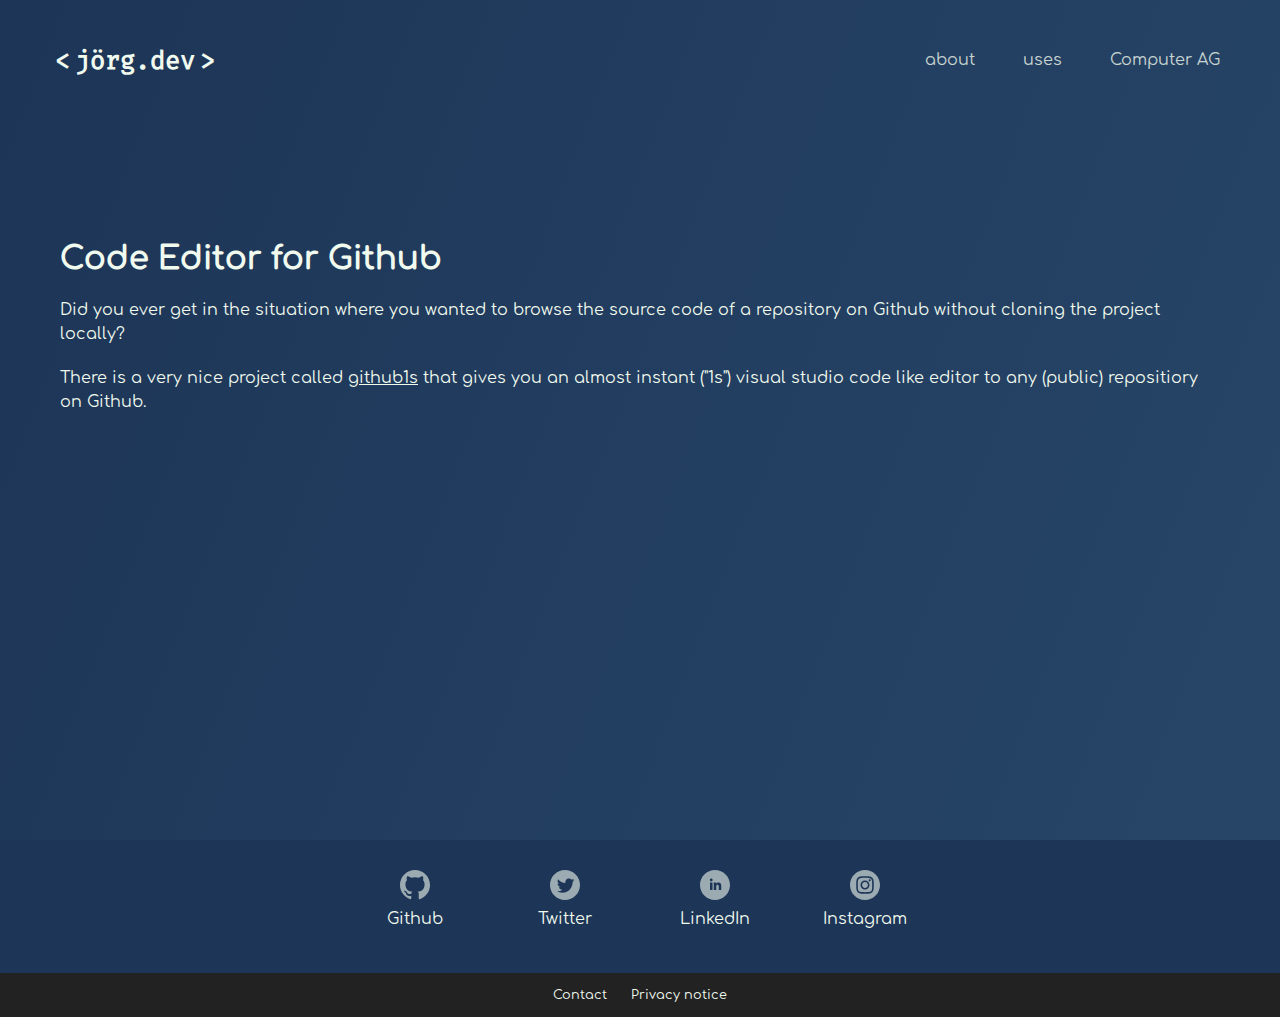
<file: blog/code-editor-for-github/index.html>
<!DOCTYPE html><html lang="en"><head><title>Jörg.dev</title><meta charSet="utf-8"/><meta name="description" content="Freelancing web developer based in Berlin"/><meta name="viewport" content="width=device-width, initial-scale=1.0, minimum-scale=1.0"/><meta http-equiv="X-UA-Compatible" content="ie=edge"/><link rel="icon" href="/images/jorg-192.webp"/><link rel="apple-touch-icon" href="/images/jorg.webp"/><meta name="theme-color" content="#1d3557"/><style data-href="/styles.b46d25d0432ff77bdacd.css" data-identity="gatsby-global-css">@font-face{font-display:swap;font-family:Comfortaa;font-style:normal;font-weight:400;src:url(/static/comfortaa-cyrillic-ext-400-normal-c4ebc934c2d9438257e52c7c7e593a43.woff2) format("woff2"),url(/static/comfortaa-all-400-normal-2e320d8ffe7bf8178e902ba4662d54f7.woff) format("woff");unicode-range:U+0460-052f,U+1c80-1c88,U+20b4,U+2de0-2dff,U+a640-a69f,U+fe2e-fe2f}@font-face{font-display:swap;font-family:Comfortaa;font-style:normal;font-weight:400;src:url(/static/comfortaa-cyrillic-400-normal-dd7cad3aff3ff0e6469b74e98578cbb1.woff2) format("woff2"),url(/static/comfortaa-all-400-normal-2e320d8ffe7bf8178e902ba4662d54f7.woff) format("woff");unicode-range:U+0400-045f,U+0490-0491,U+04b0-04b1,U+2116}@font-face{font-display:swap;font-family:Comfortaa;font-style:normal;font-weight:400;src:url([data-uri]) format("woff2"),url(/static/comfortaa-all-400-normal-2e320d8ffe7bf8178e902ba4662d54f7.woff) format("woff");unicode-range:U+0370-03ff}@font-face{font-display:swap;font-family:Comfortaa;font-style:normal;font-weight:400;src:url([data-uri]) format("woff2"),url(/static/comfortaa-all-400-normal-2e320d8ffe7bf8178e902ba4662d54f7.woff) format("woff");unicode-range:U+0102-0103,U+0110-0111,U+0128-0129,U+0168-0169,U+01a0-01a1,U+01af-01b0,U+1ea0-1ef9,U+20ab}@font-face{font-display:swap;font-family:Comfortaa;font-style:normal;font-weight:400;src:url(/static/comfortaa-latin-ext-400-normal-6d31af9484d641232bd5bfefb834431d.woff2) format("woff2"),url(/static/comfortaa-all-400-normal-2e320d8ffe7bf8178e902ba4662d54f7.woff) format("woff");unicode-range:U+0100-024f,U+0259,U+1e??,U+2020,U+20a0-20ab,U+20ad-20cf,U+2113,U+2c60-2c7f,U+a720-a7ff}@font-face{font-display:swap;font-family:Comfortaa;font-style:normal;font-weight:400;src:url(/static/comfortaa-latin-400-normal-10d0757ad3de00eea8ebc91ef2b1c189.woff2) format("woff2"),url(/static/comfortaa-all-400-normal-2e320d8ffe7bf8178e902ba4662d54f7.woff) format("woff");unicode-range:U+00??,U+0131,U+0152-0153,U+02bb-02bc,U+02c6,U+02da,U+02dc,U+2000-206f,U+2074,U+20ac,U+2122,U+2191,U+2193,U+2212,U+2215,U+feff,U+fffd}@font-face{font-display:swap;font-family:Fira Code;font-style:normal;font-weight:400;src:url(/static/fira-code-cyrillic-ext-400-normal-539ecfcb436d641b720744e6c03eb5c5.woff2) format("woff2"),url(/static/fira-code-all-400-normal-8cf6b181e3c4ff70578ca065ccd229be.woff) format("woff");unicode-range:U+0460-052f,U+1c80-1c88,U+20b4,U+2de0-2dff,U+a640-a69f,U+fe2e-fe2f}@font-face{font-display:swap;font-family:Fira Code;font-style:normal;font-weight:400;src:url([data-uri]) format("woff2"),url(/static/fira-code-all-400-normal-8cf6b181e3c4ff70578ca065ccd229be.woff) format("woff");unicode-range:U+0400-045f,U+0490-0491,U+04b0-04b1,U+2116}@font-face{font-display:swap;font-family:Fira Code;font-style:normal;font-weight:400;src:url([data-uri]) format("woff2"),url(/static/fira-code-all-400-normal-8cf6b181e3c4ff70578ca065ccd229be.woff) format("woff");unicode-range:U+1f??}@font-face{font-display:swap;font-family:Fira Code;font-style:normal;font-weight:400;src:url([data-uri]) format("woff2"),url(/static/fira-code-all-400-normal-8cf6b181e3c4ff70578ca065ccd229be.woff) format("woff");unicode-range:U+0370-03ff}@font-face{font-display:swap;font-family:Fira Code;font-style:normal;font-weight:400;src:url([data-uri]) format("woff2"),url(/static/fira-code-all-400-normal-8cf6b181e3c4ff70578ca065ccd229be.woff) format("woff");unicode-range:U+0100-024f,U+0259,U+1e??,U+2020,U+20a0-20ab,U+20ad-20cf,U+2113,U+2c60-2c7f,U+a720-a7ff}@font-face{font-display:swap;font-family:Fira Code;font-style:normal;font-weight:400;src:url(/static/fira-code-latin-400-normal-535d9e43257ac4980ccc46d8daec0104.woff2) format("woff2"),url(/static/fira-code-all-400-normal-8cf6b181e3c4ff70578ca065ccd229be.woff) format("woff");unicode-range:U+00??,U+0131,U+0152-0153,U+02bb-02bc,U+02c6,U+02da,U+02dc,U+2000-206f,U+2074,U+20ac,U+2122,U+2191,U+2193,U+2212,U+2215,U+feff,U+fffd}</style><meta name="generator" content="Gatsby 3.8.1"/><style data-styled="" data-styled-version="5.3.0">:root{--color-background:#1d3557;--color-text:#f1faee;--color-secondary:#a8dadc;--color-ternary:#457b9d;--color-highlight:#e63946;--max-width:1200px;}/*!sc*/
*{font-family:'Comfortaa',Helvetica,Verdana,sans-serif;}/*!sc*/
body{background-color:var(--color-background);background:linear-gradient(111deg,var(--color-background),var(--color-ternary));background-size:400% 400%;-webkit-animation:backgroundAnimation 20s ease infinite;-webkit-animation:backgroundAnimation 20s ease infinite;animation:backgroundAnimation 20s ease infinite;color:var(--color-text);min-height:100vh;margin:0;padding:0;}/*!sc*/
h2{font-size:2.2rem;margin:0 0 40px;}/*!sc*/
p{line-height:1.5;margin:0 0 20px;}/*!sc*/
a{color:var(--color-text);}/*!sc*/
a:hover,a:focus{-webkit-text-decoration:none;text-decoration:none;}/*!sc*/
button,.btn{background-color:var(--color-highlight);border:0;border-radius:10px;color:var(--color-text);cursor:pointer;display:inline-block;font-size:1rem;opacity:.9;padding:15px;-webkit-text-decoration:none;text-decoration:none;text-align:center;-webkit-transition:.25s;transition:.25s;}/*!sc*/
button:disabled,.btn:disabled{background-color:#6c757d;cursor:not-allowed;}/*!sc*/
button:hover,.btn:hover,button:focus,.btn:focus{opacity:1;}/*!sc*/
@-webkit-keyframes backgroundAnimation{0%{background-position:0% 67%;}50%{background-position:100% 34%;}100%{background-position:0% 67%;}}/*!sc*/
@-webkit-keyframes backgroundAnimation{0%{background-position:0% 67%;}50%{background-position:100% 34%;}100%{background-position:0% 67%;}}/*!sc*/
@keyframes backgroundAnimation{0%{background-position:0% 67%;}50%{background-position:100% 34%;}100%{background-position:0% 67%;}}/*!sc*/
@-webkit-keyframes fadeIn{0%{opacity:.3;top:10px;}100%{opacity:1;top:0;}}/*!sc*/
@keyframes fadeIn{0%{opacity:.3;top:10px;}100%{opacity:1;top:0;}}/*!sc*/
data-styled.g1[id="sc-global-jLnNGv1"]{content:"sc-global-jLnNGv1,"}/*!sc*/
.eFfCLx{-webkit-align-items:center;-webkit-box-align:center;-ms-flex-align:center;align-items:center;display:-webkit-box;display:-webkit-flex;display:-ms-flexbox;display:flex;height:120px;-webkit-box-pack:justify;-webkit-justify-content:space-between;-ms-flex-pack:justify;justify-content:space-between;margin:0 auto;max-width:var(--max-width);padding:0 60px;}/*!sc*/
.eFfCLx #overlay-button,.eFfCLx input[type="checkbox"]{display:none;}/*!sc*/
.eFfCLx input[type="checkbox"]:checked ~ #overlay-button:hover span,.eFfCLx input[type="checkbox"]:checked ~ #overlay-button span{background:transparent;}/*!sc*/
.eFfCLx input[type="checkbox"]:checked ~ #overlay-button span:before{-webkit-transform:rotate(45deg) translate(7px,7px);-ms-transform:rotate(45deg) translate(7px,7px);transform:rotate(45deg) translate(7px,7px);opacity:1;}/*!sc*/
.eFfCLx input[type="checkbox"]:checked ~ #overlay-button span:after{-webkit-transform:rotate(-45deg) translate(7px,-7px);-ms-transform:rotate(-45deg) translate(7px,-7px);transform:rotate(-45deg) translate(7px,-7px);}/*!sc*/
.eFfCLx h1{-webkit-align-items:center;-webkit-box-align:center;-ms-flex-align:center;align-items:center;display:-webkit-box;display:-webkit-flex;display:-ms-flexbox;display:flex;font-family:"Fira Code";font-size:1.6rem;margin:0 6rem 0 0;}/*!sc*/
.eFfCLx h1 a{color:var(--color-text);font-family:inherit;-webkit-text-decoration:none;text-decoration:none;}/*!sc*/
.eFfCLx h1 a::before{content:"<";position:relative;right:5px;-webkit-transition:0.2s;transition:0.2s;}/*!sc*/
.eFfCLx h1 a::after{content:">";left:5px;position:relative;-webkit-transition:0.2s;transition:0.2s;}/*!sc*/
.eFfCLx h1 a:hover::before{right:2px;}/*!sc*/
.eFfCLx h1 a:hover::after{left:2px;}/*!sc*/
.eFfCLx ul{display:-webkit-box;display:-webkit-flex;display:-ms-flexbox;display:flex;margin:0;padding:0;}/*!sc*/
.eFfCLx li{list-style:none;}/*!sc*/
.eFfCLx li a{color:var(--color-text);display:block;margin-left:3rem;opacity:0.8;position:relative;-webkit-text-decoration:none;text-decoration:none;-webkit-transition:0.25s;transition:0.25s;}/*!sc*/
.eFfCLx li a::before{bottom:0;left:-7px;content:"<";opacity:0;position:absolute;-webkit-transition:0.25s;transition:0.25s;}/*!sc*/
.eFfCLx li a::after{bottom:0;content:">";opacity:0;position:absolute;right:-7px;-webkit-transition:0.25s;transition:0.25s;}/*!sc*/
.eFfCLx li a:hover,.eFfCLx li a:focus{opacity:1;}/*!sc*/
.eFfCLx li a:hover::before,.eFfCLx li a:focus::before{left:-14px;opacity:1;}/*!sc*/
.eFfCLx li a:hover::after,.eFfCLx li a:focus::after{right:-14px;opacity:1;}/*!sc*/
@media (max-width:900px){.eFfCLx{padding:0 20px;}}/*!sc*/
@media (max-width:800px){.eFfCLx{height:70px;}.eFfCLx #overlay-button{cursor:pointer;display:block;padding:26px 11px;position:absolute;right:10px;top:5px;-webkit-user-select:none;-moz-user-select:none;-ms-user-select:none;user-select:none;z-index:5;}.eFfCLx #overlay-button span{background-color:var(--color-text);border-radius:2px;display:block;height:4px;opacity:0.7;position:relative;-webkit-transition:all 0.15s ease-in-out;transition:all 0.15s ease-in-out;width:30px;}.eFfCLx #overlay-button span:before{top:-10px;visibility:visible;}.eFfCLx #overlay-button span:after{top:10px;}.eFfCLx #overlay-button span:before,.eFfCLx #overlay-button span:after{background-color:white;border-radius:2px;content:"";height:4px;position:absolute;-webkit-transition:all 0.15s ease-in-out;transition:all 0.15s ease-in-out;width:30px;}.eFfCLx #overlay-button:hover span,.eFfCLx #overlay-button:hover span:before,.eFfCLx #overlay-button:hover span:after{opacity:1;}.eFfCLx ul{background-color:var(--color-background);bottom:0;display:none;left:0;opacity:0;position:fixed;right:0;top:0;}.eFfCLx input[type="checkbox"]:checked ~ ul{display:-webkit-box;display:-webkit-flex;display:-ms-flexbox;display:flex;-webkit-flex-direction:column;-ms-flex-direction:column;flex-direction:column;-webkit-box-pack:center;-webkit-justify-content:center;-ms-flex-pack:center;justify-content:center;opacity:1;}.eFfCLx li a{-webkit-align-items:center;-webkit-box-align:center;-ms-flex-align:center;align-items:center;display:-webkit-box;display:-webkit-flex;display:-ms-flexbox;display:flex;font-size:32px;height:100%;-webkit-box-pack:center;-webkit-justify-content:center;-ms-flex-pack:center;justify-content:center;margin:30px 0;}.eFfCLx li a::before,.eFfCLx li a::after{display:none;}}/*!sc*/
data-styled.g2[id="MainLayout__MainNavigation-sc-oe2vyb-0"]{content:"eFfCLx,"}/*!sc*/
.gnthEB{min-height:80vh;}/*!sc*/
.gnthEB > section{margin:0 auto;padding:100px 60px;max-width:var(--max-width);}/*!sc*/
.gnthEB > section li{line-height:1.5;}/*!sc*/
.gnthEB .delete{opacity:0.7;-webkit-text-decoration:line-through;text-decoration:line-through;}/*!sc*/
@media (max-width:900px){.gnthEB > section{padding:50px 20px;}}/*!sc*/
data-styled.g3[id="MainLayout__MainWrapper-sc-oe2vyb-1"]{content:"gnthEB,"}/*!sc*/
.qeltQ{background-color:var(--color-background);margin-top:auto;}/*!sc*/
.qeltQ h2{font-size:1.2rem;text-align:center;}/*!sc*/
.qeltQ h2 a{-webkit-text-decoration:none;text-decoration:none;}/*!sc*/
.qeltQ h2 a:hover,.qeltQ h2 a:focus{-webkit-text-decoration:underline;text-decoration:underline;}/*!sc*/
.qeltQ > section{max-width:var(--max-width);margin:0 auto;padding:30px 60px;}/*!sc*/
.qeltQ > section:first-child{display:grid;}/*!sc*/
.qeltQ > section:first-child ul{list-style:none;padding:0;display:grid;grid-template-columns:2fr 2fr 2fr 2fr;margin:0 auto;max-width:600px;}/*!sc*/
.qeltQ > section:first-child li{display:grid;}/*!sc*/
.qeltQ > section:first-child li a{-webkit-align-items:center;-webkit-box-align:center;-ms-flex-align:center;align-items:center;display:-webkit-inline-box;display:-webkit-inline-flex;display:-ms-inline-flexbox;display:inline-flex;-webkit-flex-direction:column;-ms-flex-direction:column;flex-direction:column;margin-bottom:15px;position:relative;}/*!sc*/
.qeltQ > section:first-child li a span::before{bottom:-1px;content:"<";left:8px;opacity:0;position:absolute;-webkit-transition:0.25s;transition:0.25s;}/*!sc*/
.qeltQ > section:first-child li a span::after{bottom:-1px;content:">";right:-8px;opacity:0;position:absolute;-webkit-transition:0.25s;transition:0.25s;}/*!sc*/
.qeltQ > section:first-child li a:hover span::after{opacity:1;right:-15px;}/*!sc*/
.qeltQ > section:first-child li a:hover span::before{left:-15px;opacity:1;}/*!sc*/
.qeltQ > section:first-child li a span{display:-webkit-box;display:-webkit-flex;display:-ms-flexbox;display:flex;margin-top:10px;position:relative;}/*!sc*/
.qeltQ > section:last-child{background-color:#222;font-size:0.8rem;padding:15px;position:relative;text-align:center;white-space:nowrap;}/*!sc*/
.qeltQ > section:last-child a::before{content:"<";margin-right:5px;opacity:0;position:relative;right:-5px;-webkit-transition:0.25s;transition:0.25s;}/*!sc*/
.qeltQ > section:last-child a::after{content:">";margin-left:5px;opacity:0;position:relative;left:-5px;-webkit-transition:0.25s;transition:0.25s;}/*!sc*/
.qeltQ > section:last-child a:hover::before,.qeltQ > section:last-child a:focus::before{opacity:1;right:0;}/*!sc*/
.qeltQ > section:last-child a:hover::after,.qeltQ > section:last-child a:focus::after{opacity:1;left:0;}/*!sc*/
.qeltQ a{-webkit-text-decoration:none;text-decoration:none;}/*!sc*/
.qeltQ a svg{fill:var(--color-text);opacity:0.6;-webkit-transition:0.25s;transition:0.25s;}/*!sc*/
.qeltQ a:hover svg,.qeltQ a:focus svg{opacity:1;}/*!sc*/
@media (min-width:900px){.qeltQ > section:last-child{padding:15px 360px;}}/*!sc*/
@media (max-width:800px){.qeltQ > section:first-child{grid:none;padding:20px;}}/*!sc*/
data-styled.g4[id="MainLayout__MainFooter-sc-oe2vyb-2"]{content:"qeltQ,"}/*!sc*/
</style><title data-react-helmet="true">Jörg.dev | Code Editor for Github</title><link rel="manifest" href="/manifest.webmanifest" crossorigin="anonymous"/><meta name="theme-color" content="#1d3557"/><link rel="apple-touch-icon" sizes="192x192" href="/src/images/jorg192.webp"/><link rel="apple-touch-icon" sizes="512x512" href="/src/image/jorg.webp"/><link rel="apple-touch-icon" sizes="512x512" href="/src/image/jorg.png"/><link as="script" rel="preload" href="/webpack-runtime-413356275ddab307df5c.js"/><link as="script" rel="preload" href="/framework-6c480ce1ccc3e017629d.js"/><link as="script" rel="preload" href="/app-b0b2a5f71405d9bffcd8.js"/><link as="script" rel="preload" href="/b6072d74c1b7d5694886f2b5bb66a6b6bb6a7df4-1028b07cd8b2b4a06adb.js"/><link as="script" rel="preload" href="/4e29b3c1044f091454532221b4cacdac14bda2e8-42e444cc855b4abbc4be.js"/><link as="script" rel="preload" href="/component---src-pages-blog-code-editor-for-github-tsx-e38ebe4c5330505e56dc.js"/><link as="fetch" rel="preload" href="/page-data/blog/code-editor-for-github/page-data.json" crossorigin="anonymous"/><link as="fetch" rel="preload" href="/page-data/app-data.json" crossorigin="anonymous"/></head><body><div id="___gatsby"><div style="outline:none" tabindex="-1" id="gatsby-focus-wrapper"><nav class="MainLayout__MainNavigation-sc-oe2vyb-0 eFfCLx"><h1><a href="/">jörg.dev</a></h1><input type="checkbox" id="overlay-input"/><label for="overlay-input" id="overlay-button"><span></span></label><ul><li><a href="/about">about</a></li><li><a href="/uses">uses</a></li><li><a href="https://computer-ag.netlify.app/">Computer AG</a></li></ul></nav><main class="MainLayout__MainWrapper-sc-oe2vyb-1 gnthEB"><section><h1>Code Editor for Github</h1><p>Did you ever get in the situation where you wanted to browse the source code of a repository on Github without cloning the project locally?</p><p>There is a very nice project called<!-- --> <a href="https://github1s.com/">github1s</a> that gives you an almost instant (&quot;1s&quot;) visual studio code like editor to any (public) repositiory on Github.</p></section></main><footer class="MainLayout__MainFooter-sc-oe2vyb-2 qeltQ"><section><div><ul><li><a href="https://github.com/lauenroth"><svg xmlns="http://www.w3.org/2000/svg" width="30" height="30" viewBox="0 0 24 24"><path d="M12 0c-6.626 0-12 5.373-12 12 0 5.302 3.438 9.8 8.207 11.387.599.111.793-.261.793-.577v-2.234c-3.338.726-4.033-1.416-4.033-1.416-.546-1.387-1.333-1.756-1.333-1.756-1.089-.745.083-.729.083-.729 1.205.084 1.839 1.237 1.839 1.237 1.07 1.834 2.807 1.304 3.492.997.107-.775.418-1.305.762-1.604-2.665-.305-5.467-1.334-5.467-5.931 0-1.311.469-2.381 1.236-3.221-.124-.303-.535-1.524.117-3.176 0 0 1.008-.322 3.301 1.23.957-.266 1.983-.399 3.003-.404 1.02.005 2.047.138 3.006.404 2.291-1.552 3.297-1.23 3.297-1.23.653 1.653.242 2.874.118 3.176.77.84 1.235 1.911 1.235 3.221 0 4.609-2.807 5.624-5.479 5.921.43.372.823 1.102.823 2.222v3.293c0 .319.192.694.801.576 4.765-1.589 8.199-6.086 8.199-11.386 0-6.627-5.373-12-12-12z"></path></svg><span>Github</span></a></li><li><a href="https://twitter.com/lauenroth"><svg xmlns="http://www.w3.org/2000/svg" width="30" height="30" viewBox="0 0 24 24"><path d="M12 0c-6.627 0-12 5.373-12 12s5.373 12 12 12 12-5.373 12-12-5.373-12-12-12zm6.066 9.645c.183 4.04-2.83 8.544-8.164 8.544-1.622 0-3.131-.476-4.402-1.291 1.524.18 3.045-.244 4.252-1.189-1.256-.023-2.317-.854-2.684-1.995.451.086.895.061 1.298-.049-1.381-.278-2.335-1.522-2.304-2.853.388.215.83.344 1.301.359-1.279-.855-1.641-2.544-.889-3.835 1.416 1.738 3.533 2.881 5.92 3.001-.419-1.796.944-3.527 2.799-3.527.825 0 1.572.349 2.096.907.654-.128 1.27-.368 1.824-.697-.215.671-.67 1.233-1.263 1.589.581-.07 1.135-.224 1.649-.453-.384.578-.87 1.084-1.433 1.489z"></path></svg><span>Twitter</span></a></li><li><a href="https://de.linkedin.com/in/joerglauenroth"><svg xmlns="http://www.w3.org/2000/svg" width="30" height="30" viewBox="0 0 24 24"><path d="M12 0c-6.627 0-12 5.373-12 12s5.373 12 12 12 12-5.373 12-12-5.373-12-12-12zm-2 16h-2v-6h2v6zm-1-6.891c-.607 0-1.1-.496-1.1-1.109 0-.612.492-1.109 1.1-1.109s1.1.497 1.1 1.109c0 .613-.493 1.109-1.1 1.109zm8 6.891h-1.998v-2.861c0-1.881-2.002-1.722-2.002 0v2.861h-2v-6h2v1.093c.872-1.616 4-1.736 4 1.548v3.359z"></path></svg><span>LinkedIn</span></a></li><li><a href="https://www.instagram.com/lauenroth/"><svg xmlns="http://www.w3.org/2000/svg" width="30" height="30" viewBox="0 0 24 24"><path d="M14.829 6.302c-.738-.034-.96-.04-2.829-.04s-2.09.007-2.828.04c-1.899.087-2.783.986-2.87 2.87-.033.738-.041.959-.041 2.828s.008 2.09.041 2.829c.087 1.879.967 2.783 2.87 2.87.737.033.959.041 2.828.041 1.87 0 2.091-.007 2.829-.041 1.899-.086 2.782-.988 2.87-2.87.033-.738.04-.96.04-2.829s-.007-2.09-.04-2.828c-.088-1.883-.973-2.783-2.87-2.87zm-2.829 9.293c-1.985 0-3.595-1.609-3.595-3.595 0-1.985 1.61-3.594 3.595-3.594s3.595 1.609 3.595 3.594c0 1.985-1.61 3.595-3.595 3.595zm3.737-6.491c-.464 0-.84-.376-.84-.84 0-.464.376-.84.84-.84.464 0 .84.376.84.84 0 .463-.376.84-.84.84zm-1.404 2.896c0 1.289-1.045 2.333-2.333 2.333s-2.333-1.044-2.333-2.333c0-1.289 1.045-2.333 2.333-2.333s2.333 1.044 2.333 2.333zm-2.333-12c-6.627 0-12 5.373-12 12s5.373 12 12 12 12-5.373 12-12-5.373-12-12-12zm6.958 14.886c-.115 2.545-1.532 3.955-4.071 4.072-.747.034-.986.042-2.887.042s-2.139-.008-2.886-.042c-2.544-.117-3.955-1.529-4.072-4.072-.034-.746-.042-.985-.042-2.886 0-1.901.008-2.139.042-2.886.117-2.544 1.529-3.955 4.072-4.071.747-.035.985-.043 2.886-.043s2.14.008 2.887.043c2.545.117 3.957 1.532 4.071 4.071.034.747.042.985.042 2.886 0 1.901-.008 2.14-.042 2.886z"></path></svg><span>Instagram</span></a></li></ul></div></section><section><a href="/contact">Contact</a><a href="/privacy-notice">Privacy notice</a></section></footer></div><div id="gatsby-announcer" style="position:absolute;top:0;width:1px;height:1px;padding:0;overflow:hidden;clip:rect(0, 0, 0, 0);white-space:nowrap;border:0" aria-live="assertive" aria-atomic="true"></div></div><script id="gatsby-script-loader">/*<![CDATA[*/window.pagePath="/blog/code-editor-for-github/";/*]]>*/</script><script id="gatsby-chunk-mapping">/*<![CDATA[*/window.___chunkMapping={"polyfill":["/polyfill-832962edc39683cd2b69.js"],"app":["/app-b0b2a5f71405d9bffcd8.js"],"component---cache-caches-gatsby-plugin-offline-app-shell-js":["/component---cache-caches-gatsby-plugin-offline-app-shell-js-b5c5e98488572b7323ed.js"],"component---src-pages-404-tsx":["/component---src-pages-404-tsx-5f02ddb6f90175350c5c.js"],"component---src-pages-about-tsx":["/component---src-pages-about-tsx-838d2a61af38d7ca8b64.js"],"component---src-pages-ag-anmeldung-tsx":["/component---src-pages-ag-anmeldung-tsx-8fc2abcd0ae31251d543.js"],"component---src-pages-ag-index-tsx":["/component---src-pages-ag-index-tsx-24690154d47d1cd1a4f7.js"],"component---src-pages-blog-code-editor-for-github-tsx":["/component---src-pages-blog-code-editor-for-github-tsx-e38ebe4c5330505e56dc.js"],"component---src-pages-blog-tsx":["/component---src-pages-blog-tsx-1f36477e33d2c16a49e6.js"],"component---src-pages-contact-tsx":["/component---src-pages-contact-tsx-bcc07a120006fedede3a.js"],"component---src-pages-index-tsx":["/component---src-pages-index-tsx-dc3c0da3f8ff8024f071.js"],"component---src-pages-privacy-notice-tsx":["/component---src-pages-privacy-notice-tsx-1571249e7e81fddd912e.js"],"component---src-pages-projects-tsx":["/component---src-pages-projects-tsx-2d69ce4edd6390a508b0.js"],"component---src-pages-uses-tsx":["/component---src-pages-uses-tsx-c3e63a3aea4470849a47.js"]};/*]]>*/</script><script src="/polyfill-832962edc39683cd2b69.js" nomodule=""></script><script src="/component---src-pages-blog-code-editor-for-github-tsx-e38ebe4c5330505e56dc.js" async=""></script><script src="/4e29b3c1044f091454532221b4cacdac14bda2e8-42e444cc855b4abbc4be.js" async=""></script><script src="/b6072d74c1b7d5694886f2b5bb66a6b6bb6a7df4-1028b07cd8b2b4a06adb.js" async=""></script><script src="/app-b0b2a5f71405d9bffcd8.js" async=""></script><script src="/framework-6c480ce1ccc3e017629d.js" async=""></script><script src="/webpack-runtime-413356275ddab307df5c.js" async=""></script></body></html>
</file>
